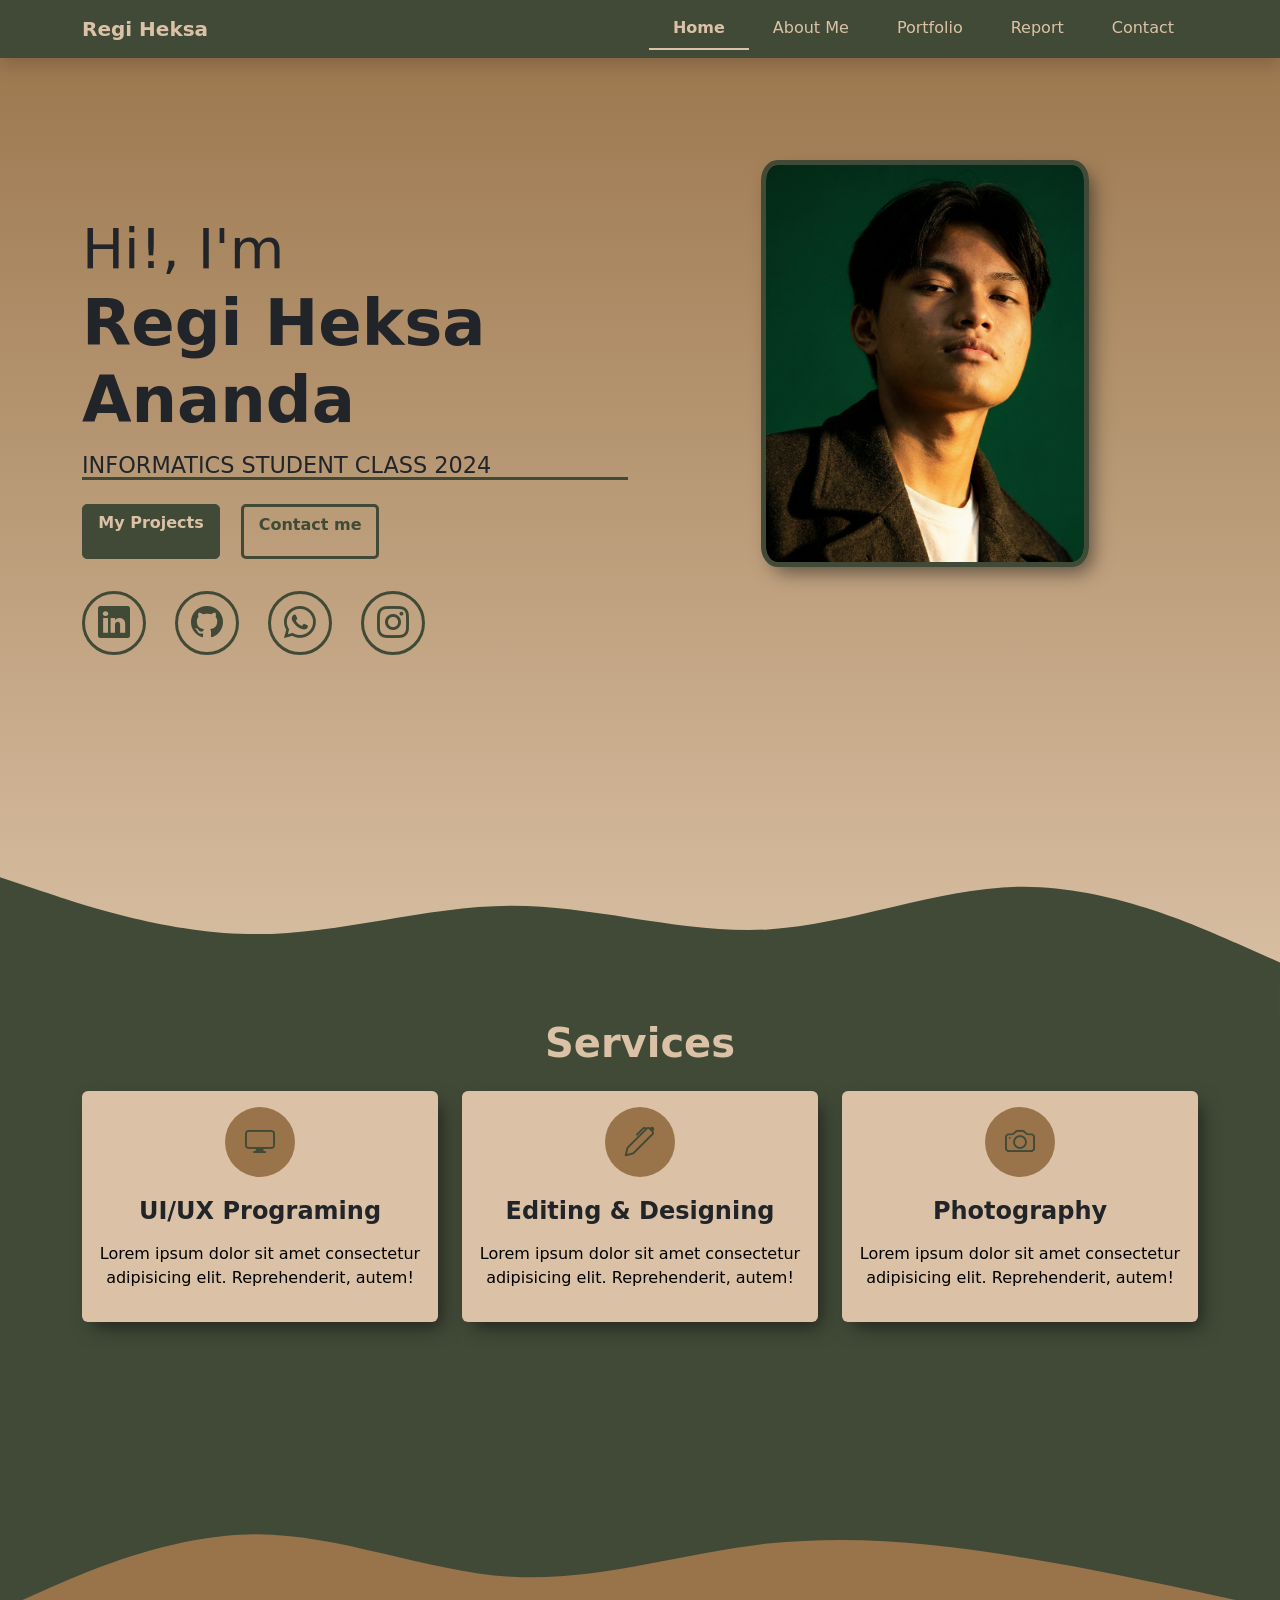
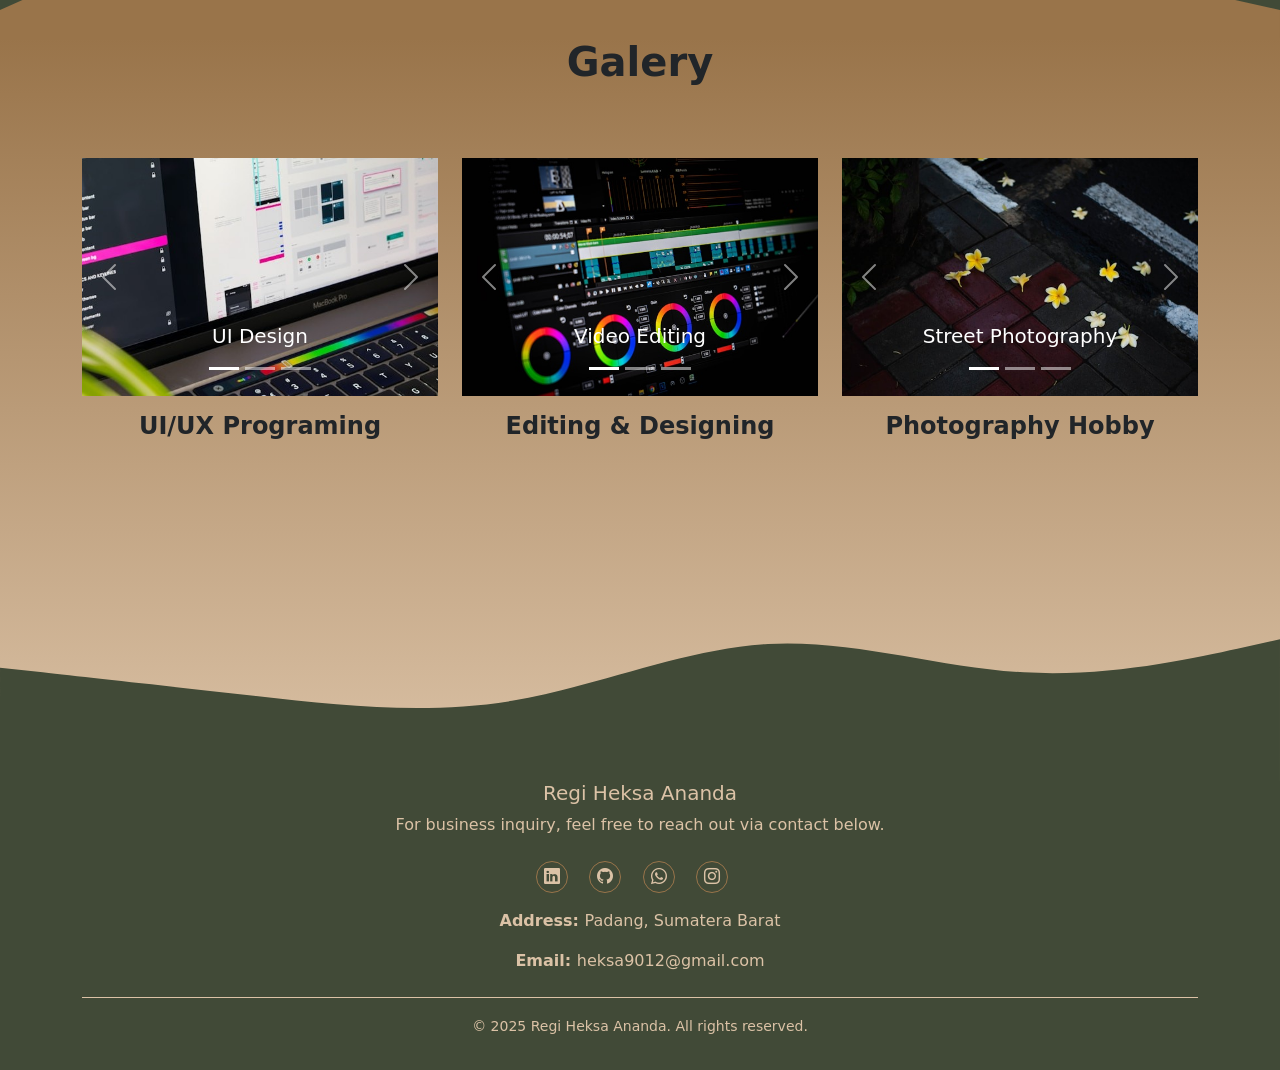
<file: index.html>
<!DOCTYPE html>
<html lang="en">
  <head>
    <!-- Required meta tags -->
    <meta charset="utf-8" />
    <meta name="viewport" content="width=device-width, initial-scale=1" />

    <!-- Bootstrap CSS -->
    <link href="https://cdn.jsdelivr.net/npm/bootstrap@5.0.2/dist/css/bootstrap.min.css" rel="stylesheet" integrity="sha384-EVSTQN3/azprG1Anm3QDgpJLIm9Nao0Yz1ztcQTwFspd3yD65VohhpuuCOmLASjC" crossorigin="anonymous" />
    <link rel="stylesheet" href="https://cdn.jsdelivr.net/npm/bootstrap-icons@1.13.1/font/bootstrap-icons.min.css" />

    <!-- CSS -->
    <link rel="stylesheet" href="style.css" />

    <title>Portfolio Regi</title>
  </head>

  <body>
    <!-- Navbar -->
    <nav class="navbar fixed-top navbar-expand-lg navbar-dark bg-dark shadow">
      <div class="container">
        <a class="navbar-brand fw-bold" href="index.html">Regi Heksa</a>
        <button class="navbar-toggler" type="button" data-bs-toggle="collapse" data-bs-target="#navbarNav" aria-controls="navbarNav" aria-expanded="false" aria-label="Toggle navigation">
          <span class="navbar-toggler-icon"></span>
        </button>
        <div class="collapse navbar-collapse" id="navbarNav">
          <ul class="navbar-nav ms-auto">
            <li class="nav-item">
              <a class="nav-link active px-lg-4" aria-current="page" href="#">Home</a>
            </li>
            <li class="nav-item">
              <a class="nav-link px-lg-4" href="about.html">About Me</a>
            </li>
            <li class="nav-item">
              <a class="nav-link px-lg-4" href="portofolio.html">Portfolio</a>
            </li>
            <li class="nav-item">
              <a class="nav-link px-lg-4" href="report.html">Report</a>
            </li>
            <li class="nav-item">
              <a class="nav-link px-lg-4" href="contact.html">Contact</a>
            </li>
          </ul>
        </div>
      </div>
    </nav>
    <!-- End Navbar -->

    <!-- Hero Section -->
    <section class="hero text-center">
      <div class="container">
        <div class="row">
          <div class="col-lg-6 text-center py-5 text-lg-start mr-auto">
            <h3 class="mb-3">
              <small class="fw-normal">Hi!, I'm</small> <br />
              <span class="fw-bold">Regi Heksa Ananda</span>
            </h3>
            <h6>Informatics Student Class 2024</h6>
            <a href="portofolio.html" class="bt1 mt-3 me-3 btn">My Projects</a>
            <a href="contact.html" class="bt2 mt-3 me-3 btn">Contact me</a>
            <div class="social-icons">
              <a href="https://www.linkedin.com/in/regi-heksa-462906320/"><i class="bi bi-linkedin"></i></a>
              <a href="https://github.com/Regi3051/"><i class="bi bi-github"></i></a>
              <a href="https://wa.me/+6281261265154"><i class="bi bi-whatsapp"></i></a>
              <a href="https://www.instagram.com/_kur00__/"><i class="bi bi-instagram"></i></a>
            </div>
          </div>
          <div class="col-lg-6 mr-auto">
            <img src="img/imgregi/Regi.png" alt="regi-img" width="60%" class="bingkai" />
          </div>
        </div>
      </div>
      <svg xmlns="http://www.w3.org/2000/svg" viewBox="0 0 1440 320">
        <path
          fill="#414a37"
          fill-opacity="1"
          d="M0,160L48,176C96,192,192,224,288,224C384,224,480,192,576,192C672,192,768,224,864,218.7C960,213,1056,171,1152,170.7C1248,171,1344,213,1392,234.7L1440,256L1440,320L1392,320C1344,320,1248,320,1152,320C1056,320,960,320,864,320C768,320,672,320,576,320C480,320,384,320,288,320C192,320,96,320,48,320L0,320Z"
        ></path>
      </svg>
    </section>
    <!-- End of Hero Section -->

    <!-- Service Section -->
    <section id="service">
      <div class="container">
        <h1 class="services text-center pb-3 fw-bold">Services</h1>
        <div class="row pb-3">
          <div class="col-lg-4 mb-3">
            <div class="card text-center">
              <div class="card-body">
                <div class="circle">
                  <span><i class="bi bi-display"></i></span>
                </div>
                <h4 class="fw-bold pb-2">UI/UX Programing</h4>
                <p>Lorem ipsum dolor sit amet consectetur adipisicing elit. Reprehenderit, autem!</p>
              </div>
            </div>
          </div>
          <div class="col-lg-4 mb-3">
            <div class="card text-center">
              <div class="card-body">
                <div class="circle">
                  <span><i class="bi bi-pen"></i></span>
                </div>
                <h4 class="fw-bold pb-2">Editing & Designing</h4>
                <p>Lorem ipsum dolor sit amet consectetur adipisicing elit. Reprehenderit, autem!</p>
              </div>
            </div>
          </div>
          <div class="col-lg-4 mb-3">
            <div class="card text-center">
              <div class="card-body">
                <div class="circle">
                  <span><i class="bi bi-camera"></i></span>
                </div>
                <h4 class="fw-bold pb-2">Photography</h4>
                <p>Lorem ipsum dolor sit amet consectetur adipisicing elit. Reprehenderit, autem!</p>
              </div>
            </div>
          </div>
        </div>
      </div>
      <svg xmlns="http://www.w3.org/2000/svg" viewBox="0 0 1440 320">
        <path
          fill="#99744a"
          fill-opacity="1"
          d="M0,288L48,266.7C96,245,192,203,288,202.7C384,203,480,245,576,250.7C672,256,768,224,864,213.3C960,203,1056,213,1152,229.3C1248,245,1344,267,1392,277.3L1440,288L1440,320L1392,320C1344,320,1248,320,1152,320C1056,320,960,320,864,320C768,320,672,320,576,320C480,320,384,320,288,320C192,320,96,320,48,320L0,320Z"
        ></path>
      </svg>
    </section>
    <!-- End of Service Section -->

    <!-- Section Galery -->
    <section id="galery">
      <div class="container">
        <h1 class="galery-title text-center pb-3 fw-bold">Galery</h1>
        <div class="row">
          <div class="col-lg-4 py-5 text-center">
            <div id="carouselExampleCaptions1" class="carousel slide carousel-fade" data-bs-ride="carousel">
              <div class="carousel-indicators">
                <button type="button" data-bs-target="#carouselExampleCaptions" data-bs-slide-to="0" class="active" aria-current="true" aria-label="Slide 1"></button>
                <button type="button" data-bs-target="#carouselExampleCaptions" data-bs-slide-to="1" aria-label="Slide 2"></button>
                <button type="button" data-bs-target="#carouselExampleCaptions" data-bs-slide-to="2" aria-label="Slide 3"></button>
              </div>
              <div class="carousel-inner">
                <div class="carousel-item active">
                  <img src="img/carousel/coding1.jpg" class="d-block w-100" alt="coding1" />
                  <div class="carousel-caption d-none d-md-block">
                    <h5>UI Design</h5>
                  </div>
                </div>
                <div class="carousel-item">
                  <img src="img/carousel/coding2.jpg" class="d-block w-100" alt="coding2" />
                  <div class="carousel-caption d-none d-md-block">
                    <h5>Coding</h5>
                  </div>
                </div>
                <div class="carousel-item">
                  <img src="img/carousel/coding3.jpg" class="d-block w-100" alt="coding3" />
                  <div class="carousel-caption d-none d-md-block">
                    <h5>Mobile Design</h5>
                  </div>
                </div>
              </div>
              <button class="carousel-control-prev" type="button" data-bs-target="#carouselExampleCaptions1" data-bs-slide="prev">
                <span class="carousel-control-prev-icon" aria-hidden="true"></span>
                <span class="visually-hidden">Previous</span>
              </button>
              <button class="carousel-control-next" type="button" data-bs-target="#carouselExampleCaptions1" data-bs-slide="next">
                <span class="carousel-control-next-icon" aria-hidden="true"></span>
                <span class="visually-hidden">Next</span>
              </button>
            </div>
            <h4 class="fw-bold pt-3">UI/UX Programing</h4>
          </div>

          <div class="col-lg-4 py-5 text-center">
            <div id="carouselExampleCaptions2" class="carousel slide carousel-fade" data-bs-ride="carousel">
              <div class="carousel-indicators">
                <button type="button" data-bs-target="#carouselExampleCaptions" data-bs-slide-to="0" class="active" aria-current="true" aria-label="Slide 1"></button>
                <button type="button" data-bs-target="#carouselExampleCaptions" data-bs-slide-to="1" aria-label="Slide 2"></button>
                <button type="button" data-bs-target="#carouselExampleCaptions" data-bs-slide-to="2" aria-label="Slide 3"></button>
              </div>
              <div class="carousel-inner">
                <div class="carousel-item active">
                  <img src="img/carousel/editing1.jpg" class="d-block w-100" alt="editing1" />
                  <div class="carousel-caption d-none d-md-block">
                    <h5>Video Editing</h5>
                  </div>
                </div>
                <div class="carousel-item">
                  <img src="img/carousel/editing3.jpg" class="d-block w-100" alt="editing3" />
                  <div class="carousel-caption d-none d-md-block">
                    <h5>Photo Editing</h5>
                  </div>
                </div>
                <div class="carousel-item">
                  <img src="img/carousel/editing2.jpg" class="d-block w-100" alt="editing2" />
                  <div class="carousel-caption d-none d-md-block">
                    <h5>Designing</h5>
                  </div>
                </div>
              </div>
              <button class="carousel-control-prev" type="button" data-bs-target="#carouselExampleCaptions2" data-bs-slide="prev">
                <span class="carousel-control-prev-icon" aria-hidden="true"></span>
                <span class="visually-hidden">Previous</span>
              </button>
              <button class="carousel-control-next" type="button" data-bs-target="#carouselExampleCaptions2" data-bs-slide="next">
                <span class="carousel-control-next-icon" aria-hidden="true"></span>
                <span class="visually-hidden">Next</span>
              </button>
            </div>
            <h4 class="fw-bold pt-3">Editing & Designing</h4>
          </div>

          <div class="col-lg-4 py-5 text-center">
            <div id="carouselExampleCaptions3" class="carousel slide carousel-fade" data-bs-ride="carousel">
              <div class="carousel-indicators">
                <button type="button" data-bs-target="#carouselExampleCaptions" data-bs-slide-to="0" class="active" aria-current="true" aria-label="Slide 1"></button>
                <button type="button" data-bs-target="#carouselExampleCaptions" data-bs-slide-to="1" aria-label="Slide 2"></button>
                <button type="button" data-bs-target="#carouselExampleCaptions" data-bs-slide-to="2" aria-label="Slide 3"></button>
              </div>
              <div class="carousel-inner">
                <div class="carousel-item active">
                  <img src="img/carousel/photography1.jpg" class="d-block w-100" alt="photography1" />
                  <div class="carousel-caption d-none d-md-block">
                    <h5>Street Photography</h5>
                  </div>
                </div>
                <div class="carousel-item">
                  <img src="img/carousel/photography2.jpg" class="d-block w-100" alt="photography2" />
                  <div class="carousel-caption d-none d-md-block">
                    <h5>Food Photography</h5>
                  </div>
                </div>
                <div class="carousel-item">
                  <img src="img/carousel/photography3.jpg" class="d-block w-100" alt="photography3" />
                  <div class="carousel-caption d-none d-md-block">
                    <h5>Landscape Photography</h5>
                  </div>
                </div>
              </div>
              <button class="carousel-control-prev" type="button" data-bs-target="#carouselExampleCaptions3" data-bs-slide="prev">
                <span class="carousel-control-prev-icon" aria-hidden="true"></span>
                <span class="visually-hidden">Previous</span>
              </button>
              <button class="carousel-control-next" type="button" data-bs-target="#carouselExampleCaptions3" data-bs-slide="next">
                <span class="carousel-control-next-icon" aria-hidden="true"></span>
                <span class="visually-hidden">Next</span>
              </button>
            </div>
            <h4 class="fw-bold pt-3">Photography Hobby</h4>
          </div>
        </div>
      </div>
      <svg xmlns="http://www.w3.org/2000/svg" viewBox="0 0 1440 320">
        <path
          fill="#414a37"
          fill-opacity="1"
          d="M0,192L48,197.3C96,203,192,213,288,224C384,235,480,245,576,229.3C672,213,768,171,864,165.3C960,160,1056,192,1152,197.3C1248,203,1344,181,1392,170.7L1440,160L1440,320L1392,320C1344,320,1248,320,1152,320C1056,320,960,320,864,320C768,320,672,320,576,320C480,320,384,320,288,320C192,320,96,320,48,320L0,320Z"
        ></path>
      </svg>
    </section>
    <!-- End of Section Galery -->

    <!-- Section Footer -->
    <footer class="footer pb-3 text-center" style="background-color: #414a37">
      <div class="container">
        <h5>Regi Heksa Ananda</h5>
        <p>For business inquiry, feel free to reach out via contact below.</p>
        <div class="social-icons-footer">
          <a href="https://www.linkedin.com/in/regi-heksa-462906320/"><i class="bi bi-linkedin"></i></a>
          <a href="https://github.com/Regi3051/"><i class="bi bi-github"></i></a>
          <a href="https://wa.me/+6281261265154"><i class="bi bi-whatsapp"></i></a>
          <a href="https://www.instagram.com/_kur00__/"><i class="bi bi-instagram"></i></a>
        </div>
        <p><span class="fw-bold">Address: </span>Padang, Sumatera Barat</p>
        <p class="email pb-4"><span class="fw-bold">Email: </span>heksa9012@gmail.com</p>
        <p><small>© 2025 Regi Heksa Ananda. All rights reserved.</small></p>
      </div>
    </footer>
    <!-- End of Section Footer -->

    <script src="https://cdn.jsdelivr.net/npm/bootstrap@5.0.2/dist/js/bootstrap.bundle.min.js" integrity="sha384-MrcW6ZMFYlzcLA8Nl+NtUVF0sA7MsXsP1UyJoMp4YLEuNSfAP+JcXn/tWtIaxVXM" crossorigin="anonymous"></script>
    <script src="admin_session.js"></script>
  </body>
</html>
</file>
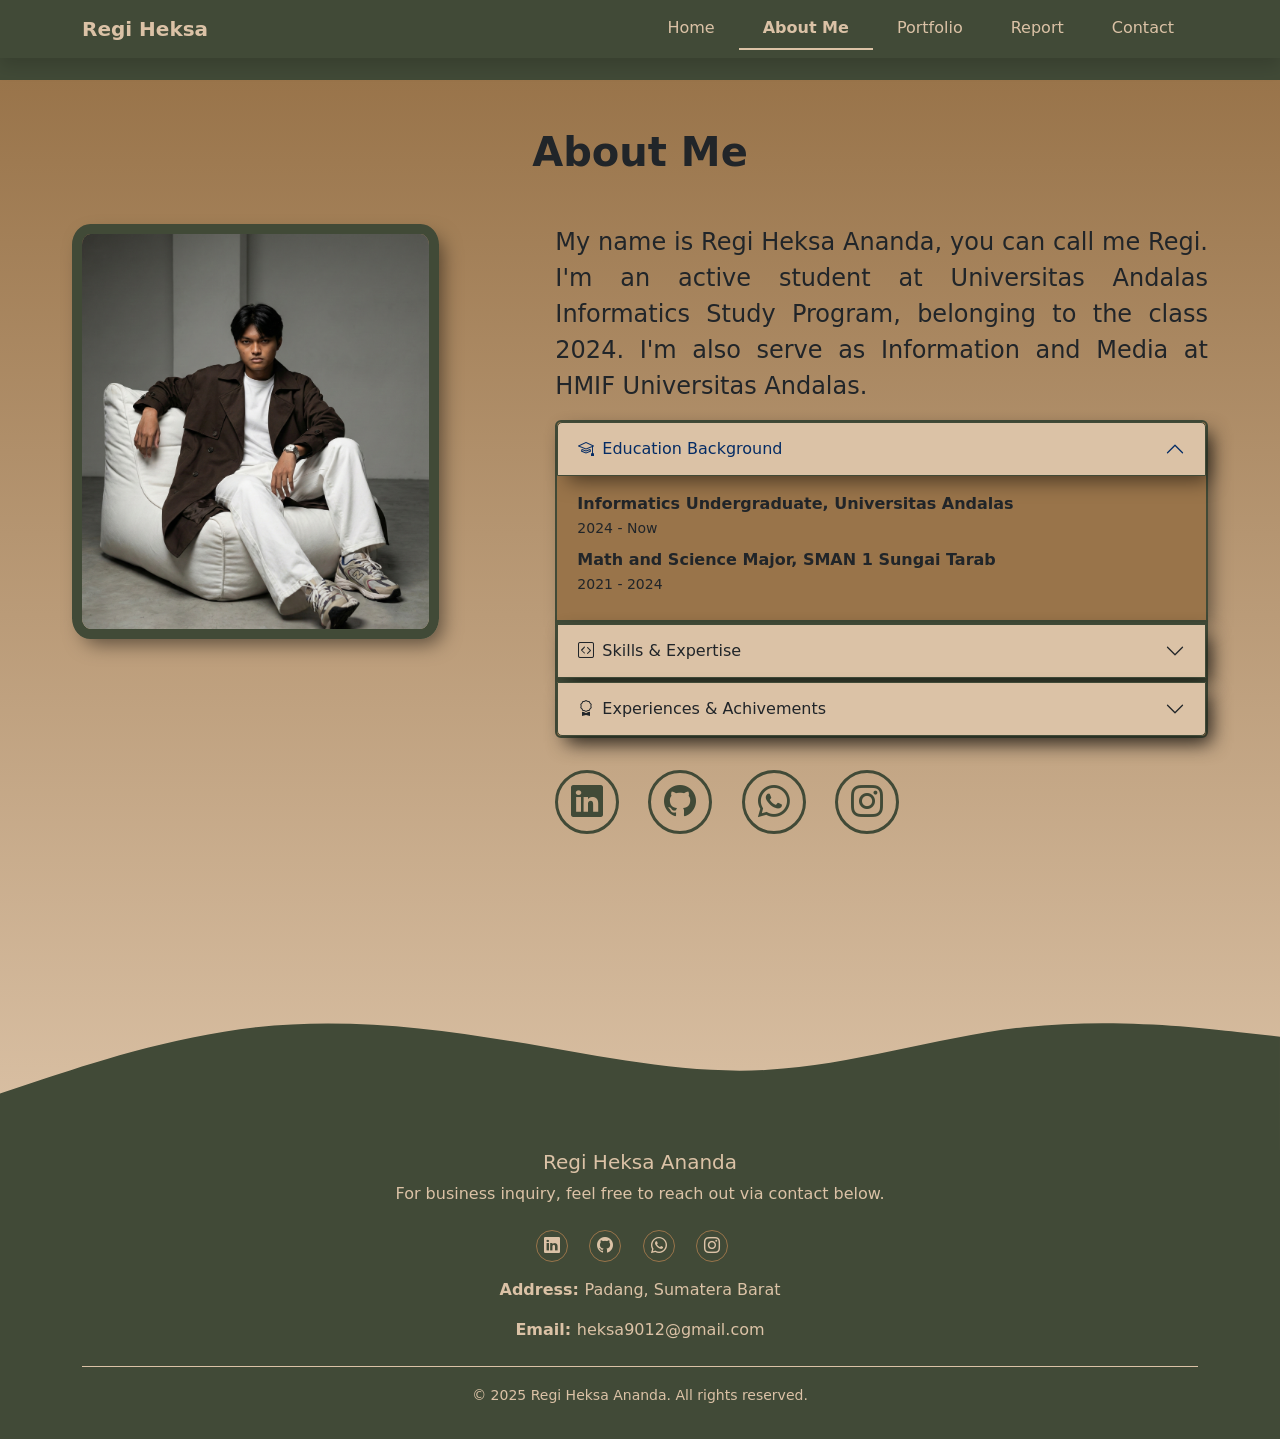
<file: about.html>
<!DOCTYPE html>
<html lang="en">
  <head>
    <!-- Required meta tags -->
    <meta charset="utf-8" />
    <meta name="viewport" content="width=device-width, initial-scale=1" />

    <!-- Bootstrap CSS -->
    <link href="https://cdn.jsdelivr.net/npm/bootstrap@5.0.2/dist/css/bootstrap.min.css" rel="stylesheet" integrity="sha384-EVSTQN3/azprG1Anm3QDgpJLIm9Nao0Yz1ztcQTwFspd3yD65VohhpuuCOmLASjC" crossorigin="anonymous" />
    <link rel="stylesheet" href="https://cdn.jsdelivr.net/npm/bootstrap-icons@1.13.1/font/bootstrap-icons.min.css" />

    <!-- CSS -->
    <link rel="stylesheet" href="style.css" />

    <title>Portfolio Regi</title>
  </head>

  <body>
    <!-- Navbar -->
    <nav class="navbar fixed-top navbar-expand-lg navbar-dark bg-dark shadow">
      <div class="container">
        <a class="navbar-brand fw-bold" href="index.html">Regi Heksa</a>
        <button class="navbar-toggler" type="button" data-bs-toggle="collapse" data-bs-target="#navbarNav" aria-controls="navbarNav" aria-expanded="false" aria-label="Toggle navigation">
          <span class="navbar-toggler-icon"></span>
        </button>
        <div class="collapse navbar-collapse" id="navbarNav">
          <ul class="navbar-nav ms-auto">
            <li class="nav-item">
              <a class="nav-link px-lg-4" href="index.html">Home</a>
            </li>
            <li class="nav-item">
              <a class="nav-link active px-lg-4" aria-current="page" href="#">About Me</a>
            </li>
            <li class="nav-item">
              <a class="nav-link px-lg-4" href="portofolio.html">Portfolio</a>
            </li>
            <li class="nav-item">
              <a class="nav-link px-lg-4" href="report.html">Report</a>
            </li>
            <li class="nav-item">
              <a class="nav-link px-lg-4" href="contact.html">Contact</a>
            </li>
          </ul>
        </div>
      </div>
    </nav>
    <!-- End Navbar -->

    <!-- About Me -->
    <section class="about">
      <div class="container-fluid">
        <div class="row mx-5">
          <h1 class="text-center fw-bold mb-5 pt-5">About Me</h1>
          <div class="col-lg-5 mb-5 text-center text-lg-start">
            <img src="img/imgregi/regi1.png" width="80%" alt="regi" />
          </div>
          <div class="col-lg-7 text-center text-lg-start">
            <p class="fs-4">
              My name is Regi Heksa Ananda, you can call me Regi. I'm an active student at Universitas Andalas Informatics Study Program, belonging to the class 2024. I'm also serve as Information and Media at HMIF Universitas Andalas.
            </p>
            <div class="accordion" id="accordionExample">
              <div class="accordion-item">
                <h2 class="accordion-header" id="headingOne">
                  <button class="accordion-button" type="button" data-bs-toggle="collapse" data-bs-target="#collapseOne" aria-expanded="true" aria-controls="collapseOne"><i class="bi bi-mortarboard pe-2"></i>Education Background</button>
                </h2>
                <div id="collapseOne" class="accordion-collapse collapse show" aria-labelledby="headingOne" data-bs-parent="#accordionExample">
                  <div class="accordion-body">
                    <p class="mb-2">
                      <strong>Informatics Undergraduate, Universitas Andalas</strong> <br />
                      <small>2024 - Now</small> <br />
                    </p>
                    <p class="mb-2">
                      <strong>Math and Science Major, SMAN 1 Sungai Tarab</strong> <br />
                      <small>2021 - 2024</small>
                    </p>
                  </div>
                </div>
              </div>
              <div class="accordion-item">
                <h2 class="accordion-header" id="headingTwo">
                  <button class="accordion-button collapsed" type="button" data-bs-toggle="collapse" data-bs-target="#collapseTwo" aria-expanded="false" aria-controls="collapseTwo">
                    <i class="bi bi-code-square me-2"></i>Skills & Expertise
                  </button>
                </h2>
                <div id="collapseTwo" class="accordion-collapse collapse" aria-labelledby="headingTwo" data-bs-parent="#accordionExample">
                  <div class="accordion-body">
                    <p class="mb-2"><strong>Front-End Developers: </strong><small>HTML, CSS, Bootstrap</small><br /></p>
                    <p class="mb-2"><strong>Editing & Design Tools: </strong><small>Canva, Davinci Resolve, Figma, Adobe Lightroom</small><br /></p>
                    <p class="mb-2"><strong>Photography: </strong><small>Street photography, Portrait, Landscape, Event Photography</small></p>
                    <p class="mb-2"><strong>Photography: </strong><small>Problem Solving, Teamwork, Communication</small></p>
                  </div>
                </div>
              </div>
              <div class="accordion-item">
                <h2 class="accordion-header" id="headingThree">
                  <button class="accordion-button collapsed" type="button" data-bs-toggle="collapse" data-bs-target="#collapseThree" aria-expanded="false" aria-controls="collapseThree">
                    <i class="bi bi-award me-2"></i>Experiences & Achivements
                  </button>
                </h2>
                <div id="collapseThree" class="accordion-collapse collapse" aria-labelledby="headingThree" data-bs-parent="#accordionExample">
                  <div class="accordion-body">
                    <p class="mb-2">
                      <strong>Coordinator of the Information and Media Division at HMIF.</strong> <br />
                      <small>2025 - Now</small> <br />
                    </p>
                    <p class="mb-2">
                      <strong>Coordinator of the Information and Media Division at FESTIKA.</strong> <br />
                      <small>2025 - Now</small>
                    </p>
                    <p class="mb-2">
                      <strong>Staff of the Information and Media Division at FESTIKA.</strong> <br />
                      <small>2024 - 2025</small>
                    </p>
                  </div>
                </div>
              </div>
            </div>
            <div class="social-icons">
              <a href="https://www.linkedin.com/in/regi-heksa-462906320/"><i class="bi bi-linkedin"></i></a>
              <a href="https://github.com/Regi3051/"><i class="bi bi-github"></i></a>
              <a href="https://wa.me/+6281261265154"><i class="bi bi-whatsapp"></i></a>
              <a href="https://www.instagram.com/_kur00__/"><i class="bi bi-instagram"></i></a>
            </div>
          </div>
        </div>
      </div>
      <svg xmlns="http://www.w3.org/2000/svg" viewBox="0 0 1440 320">
        <path
          fill="#414a37"
          fill-opacity="1"
          d="M0,256L48,240C96,224,192,192,288,181.3C384,171,480,181,576,197.3C672,213,768,235,864,229.3C960,224,1056,192,1152,181.3C1248,171,1344,181,1392,186.7L1440,192L1440,320L1392,320C1344,320,1248,320,1152,320C1056,320,960,320,864,320C768,320,672,320,576,320C480,320,384,320,288,320C192,320,96,320,48,320L0,320Z"
        ></path>
      </svg>
    </section>
    <!-- End of About Me -->

    <!-- Section Footer -->
    <footer class="footer pb-3 text-center shadow-lg" style="background-color: #414a37">
      <div class="container">
        <h5>Regi Heksa Ananda</h5>
        <p>For business inquiry, feel free to reach out via contact below.</p>
        <div class="social-icons-footer">
          <a href="https://www.linkedin.com/in/regi-heksa-462906320/"><i class="bi bi-linkedin"></i></a>
          <a href="https://github.com/Regi3051/"><i class="bi bi-github"></i></a>
          <a href="https://wa.me/+6281261265154"><i class="bi bi-whatsapp"></i></a>
          <a href="https://www.instagram.com/_kur00__/"><i class="bi bi-instagram"></i></a>
        </div>
        <p><span class="fw-bold">Address: </span>Padang, Sumatera Barat</p>
        <p class="email pb-4"><span class="fw-bold">Email: </span>heksa9012@gmail.com</p>
        <p><small>© 2025 Regi Heksa Ananda. All rights reserved.</small></p>
      </div>
    </footer>
    <!-- End of Section Footer -->

    <script src="https://cdn.jsdelivr.net/npm/bootstrap@5.0.2/dist/js/bootstrap.bundle.min.js" integrity="sha384-MrcW6ZMFYlzcLA8Nl+NtUVF0sA7MsXsP1UyJoMp4YLEuNSfAP+JcXn/tWtIaxVXM" crossorigin="anonymous"></script>
    <script src="admin_session.js"></script>
  </body>
</html>
</file>
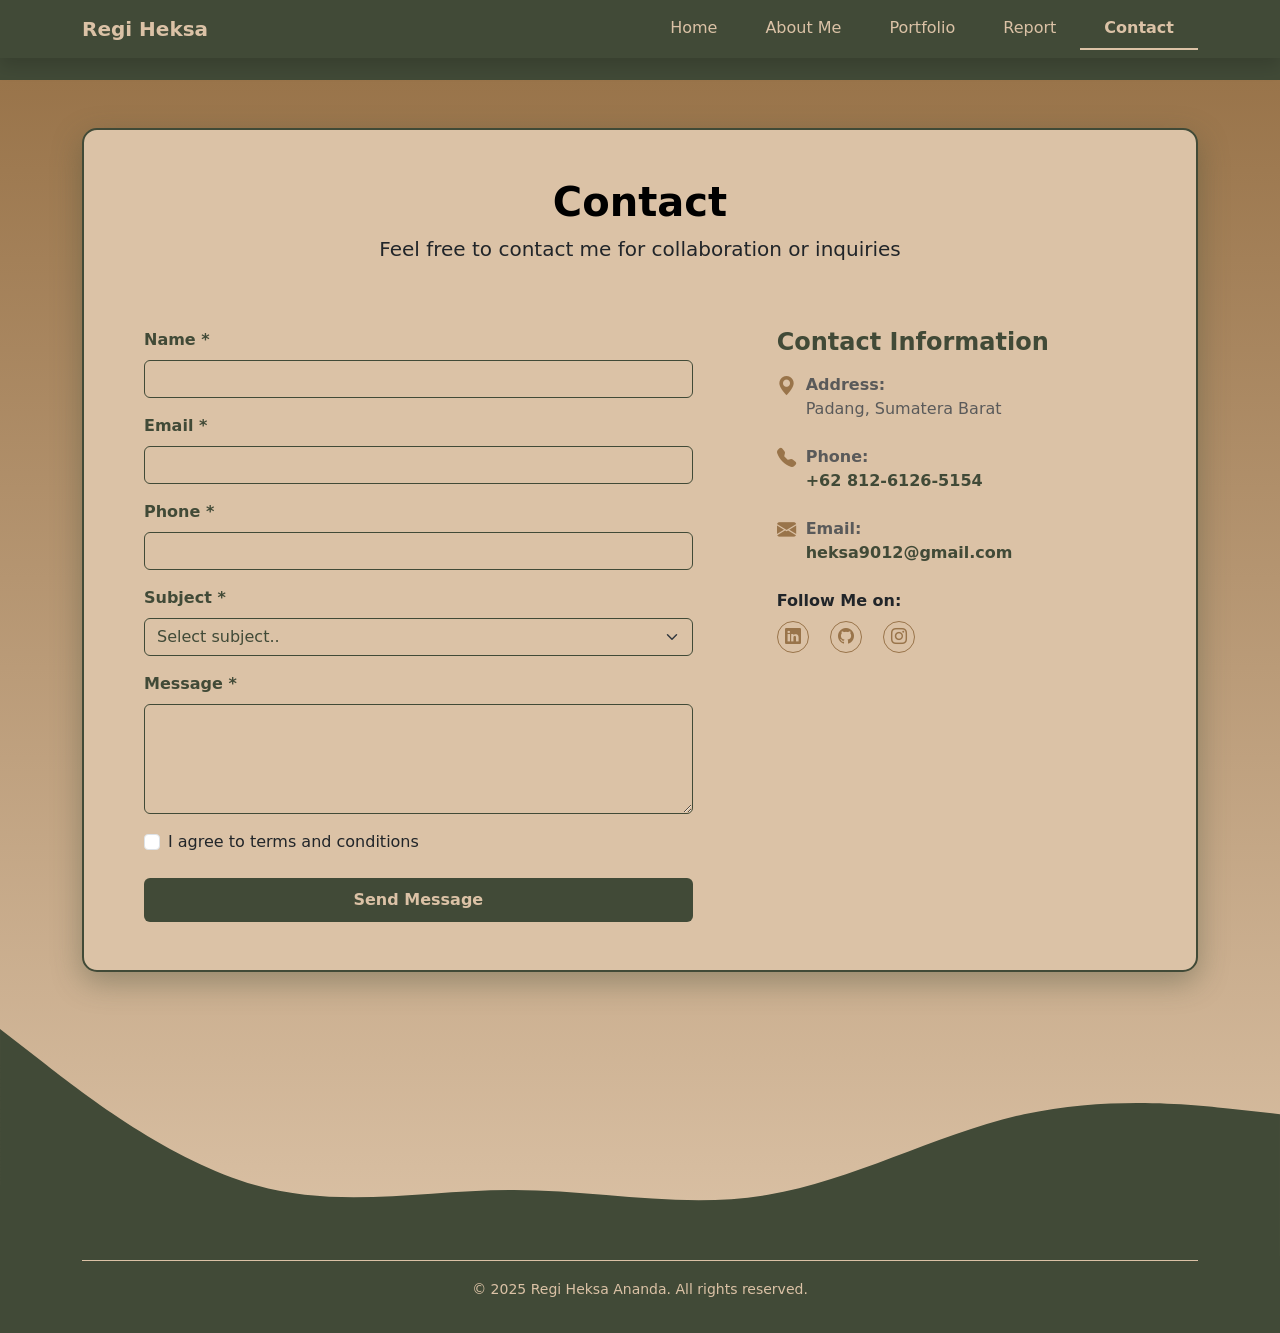
<file: contact.html>
<!DOCTYPE html>
<html lang="en">
  <head>
    <!-- Required meta tags -->
    <meta charset="utf-8" />
    <meta name="viewport" content="width=device-width, initial-scale=1" />

    <!-- Bootstrap CSS -->
    <link href="https://cdn.jsdelivr.net/npm/bootstrap@5.0.2/dist/css/bootstrap.min.css" rel="stylesheet" integrity="sha384-EVSTQN3/azprG1Anm3QDgpJLIm9Nao0Yz1ztcQTwFspd3yD65VohhpuuCOmLASjC" crossorigin="anonymous" />
    <link rel="stylesheet" href="https://cdn.jsdelivr.net/npm/bootstrap-icons@1.13.1/font/bootstrap-icons.min.css" />

    <!-- CSS -->
    <link rel="stylesheet" href="style.css" />

    <title>Portfolio Regi</title>
  </head>

  <body>
    <!-- Navbar -->
    <nav class="navbar fixed-top navbar-expand-lg navbar-dark bg-dark shadow">
      <div class="container">
        <a class="navbar-brand fw-bold" href="index.html">Regi Heksa</a>
        <button class="navbar-toggler" type="button" data-bs-toggle="collapse" data-bs-target="#navbarNav" aria-controls="navbarNav" aria-expanded="false" aria-label="Toggle navigation">
          <span class="navbar-toggler-icon"></span>
        </button>
        <div class="collapse navbar-collapse" id="navbarNav">
          <ul class="navbar-nav ms-auto">
            <li class="nav-item">
              <a class="nav-link px-lg-4" href="index.html">Home</a>
            </li>
            <li class="nav-item">
              <a class="nav-link px-lg-4" href="about.html">About Me</a>
            </li>
            <li class="nav-item">
              <a class="nav-link px-lg-4" href="portofolio.html">Portfolio</a>
            </li>
            <li class="nav-item">
              <a class="nav-link px-lg-4" href="report.html">Report</a>
            </li>
            <li class="nav-item">
              <a class="nav-link active px-lg-4" aria-current="page" href="#">Contact</a>
            </li>
          </ul>
        </div>
      </div>
    </nav>
    <!-- End Navbar -->

    <!-- Section Contact -->
    <section class="contact">
      <div class="container pt-5">
        <div class="contact-card p-4 p-md-5">
          <h1 class="fw-bold text-center" style="color: black">Contact</h1>
          <p class="fs-5 text-dark text-center pb-5">Feel free to contact me for collaboration or inquiries</p>
          <div class="row g-5">
            <div class="col-lg-7">
              <div class="container">
                <form name="contact-form" id="contactForm">
                  <div class="mb-3">
                    <label for="name" class="form-label">Name *</label>
                    <input type="text" class="form-control" id="name" name="nama" required />
                  </div>
                  <div class="mb-3">
                    <label for="email" class="form-label">Email *</label>
                    <input type="email" class="form-control" id="email" name="email" required />
                  </div>
                  <div class="mb-3">
                    <label for="phone" class="form-label">Phone *</label>
                    <input type="tel" class="form-control" id="phone" name="phone" required />
                  </div>
                  <div class="mb-3">
                    <label for="subject" class="form-label">Subject *</label>
                    <select class="form-select" id="subject" name="subject">
                      <option selected>Select subject..</option>
                      <option value="Project Collaboration">Collaboration</option>
                      <option value="Hiring">Support</option>
                      <option value="Photography Service">Project Inquiry</option>
                      <option value="Other">Other</option>
                    </select>
                  </div>
                  <div class="mb-3">
                    <label for="message" class="form-label">Message *</label>
                    <textarea class="form-control" id="message" name="pesan" rows="4"></textarea>
                  </div>

                  <div class="mb-4 form-check">
                    <input type="checkbox" class="form-check-input" id="agree" required />
                    <label class="form-check-label" for="agree">I agree to terms and conditions</label>
                  </div>

                  <button type="submit" class="btn btn-send btn-kirim">Send Message</button>

                  <button class="btn btn-send btn-loading d-none" type="button" disabled>
                    <span class="spinner-border spinner-border-sm" role="status" aria-hidden="true"></span>
                    Sending...
                  </button>
                </form>

                <div class="alert alert-success alert-dismissible fade show d-none my-alert mt-3" role="alert">
                  <strong>Thank you!</strong> Your message has been received.
                  <button type="button" class="btn-close" data-bs-dismiss="alert" aria-label="Close"></button>
                </div>
              </div>
            </div>

            <div class="col-lg-5 ps-lg-5 border-start-lg" style="border-color: #dbc2a6">
              <h4 class="contact-info-title">Contact Information</h4>

              <div class="info-item d-flex align-items-start">
                <i class="bi bi-geo-alt-fill"></i>
                <div>
                  <strong>Address:</strong><br />
                  Padang, Sumatera Barat
                </div>
              </div>

              <div class="info-item d-flex align-items-start">
                <i class="bi bi-telephone-fill"></i>
                <div>
                  <strong>Phone:</strong><br />
                  <a href="https://wa.me/+6281261265154">+62 812-6126-5154</a>
                </div>
              </div>

              <div class="info-item d-flex align-items-start">
                <i class="bi bi-envelope-fill"></i>
                <div>
                  <strong>Email:</strong><br />
                  <a href="mailto:heksa9012@gmail.com">heksa9012@gmail.com</a>
                </div>
              </div>

              
                <strong>Follow Me on:</strong><br />
                <div class="social-icons-contact">
                  <a href="https://www.linkedin.com/in/regi-heksa-462906320/"><i class="bi bi-linkedin"></i></a>
                  <a href="https://github.com/Regi3051/"><i class="bi bi-github"></i></a>
                  <a href="https://www.instagram.com/_kur00__/"><i class="bi bi-instagram"></i></a>
                </div>
            

              <div class="map-container mt-4">
                <iframe
                  <iframe src="https://www.google.com/maps/embed?pb=!1m18!1m12!1m3!1d255314.42859746036!2d100.22645592170691!3d-0.9342364178416053!2m3!1f0!2f0!3f0!3m2!1i1024!2i768!4f13.1!3m3!1m2!1s0x2fd4b942e2b117bb%3A0xb8468cb5c3046ba5!2sPadang%2C%20Kota%20Padang%2C%20Sumatera%20Barat!5e0!3m2!1sid!2sid!4v1765544798329!5m2!1sid!2sid" width="600" height="450" style="border:0;" allowfullscreen="" loading="lazy" referrerpolicy="no-referrer-when-downgrade"></iframe>
                </iframe>
              </div>
            </div>
          </div>
        </div>
      </div>
      <svg xmlns="http://www.w3.org/2000/svg" viewBox="0 0 1440 320"><path fill="#414a37" fill-opacity="1" d="M0,64L48,101.3C96,139,192,213,288,240C384,267,480,245,576,245.3C672,245,768,267,864,250.7C960,235,1056,181,1152,160C1248,139,1344,149,1392,154.7L1440,160L1440,320L1392,320C1344,320,1248,320,1152,320C1056,320,960,320,864,320C768,320,672,320,576,320C480,320,384,320,288,320C192,320,96,320,48,320L0,320Z"></path></svg>
    </section>
    <!-- End of Section Contact -->

    <!-- Section Footer -->
    <footer class="footer pb-3 text-center" style="background-color: #414a37">
      <div class="container">
        <p class="email pb-1"><span class="fw-bold"></p>
        <p class="copyright-contact"><small>© 2025 Regi Heksa Ananda. All rights reserved.</small></p>
      </div>
    </footer>
    <!-- End of Section Footer -->

    <script src="https://cdn.jsdelivr.net/npm/bootstrap@5.0.2/dist/js/bootstrap.bundle.min.js" integrity="sha384-MrcW6ZMFYlzcLA8Nl+NtUVF0sA7MsXsP1UyJoMp4YLEuNSfAP+JcXn/tWtIaxVXM" crossorigin="anonymous"></script>
    <script src="script.js"></script>
    <script src="admin_session.js"></script>
  </body>
</html>
</file>
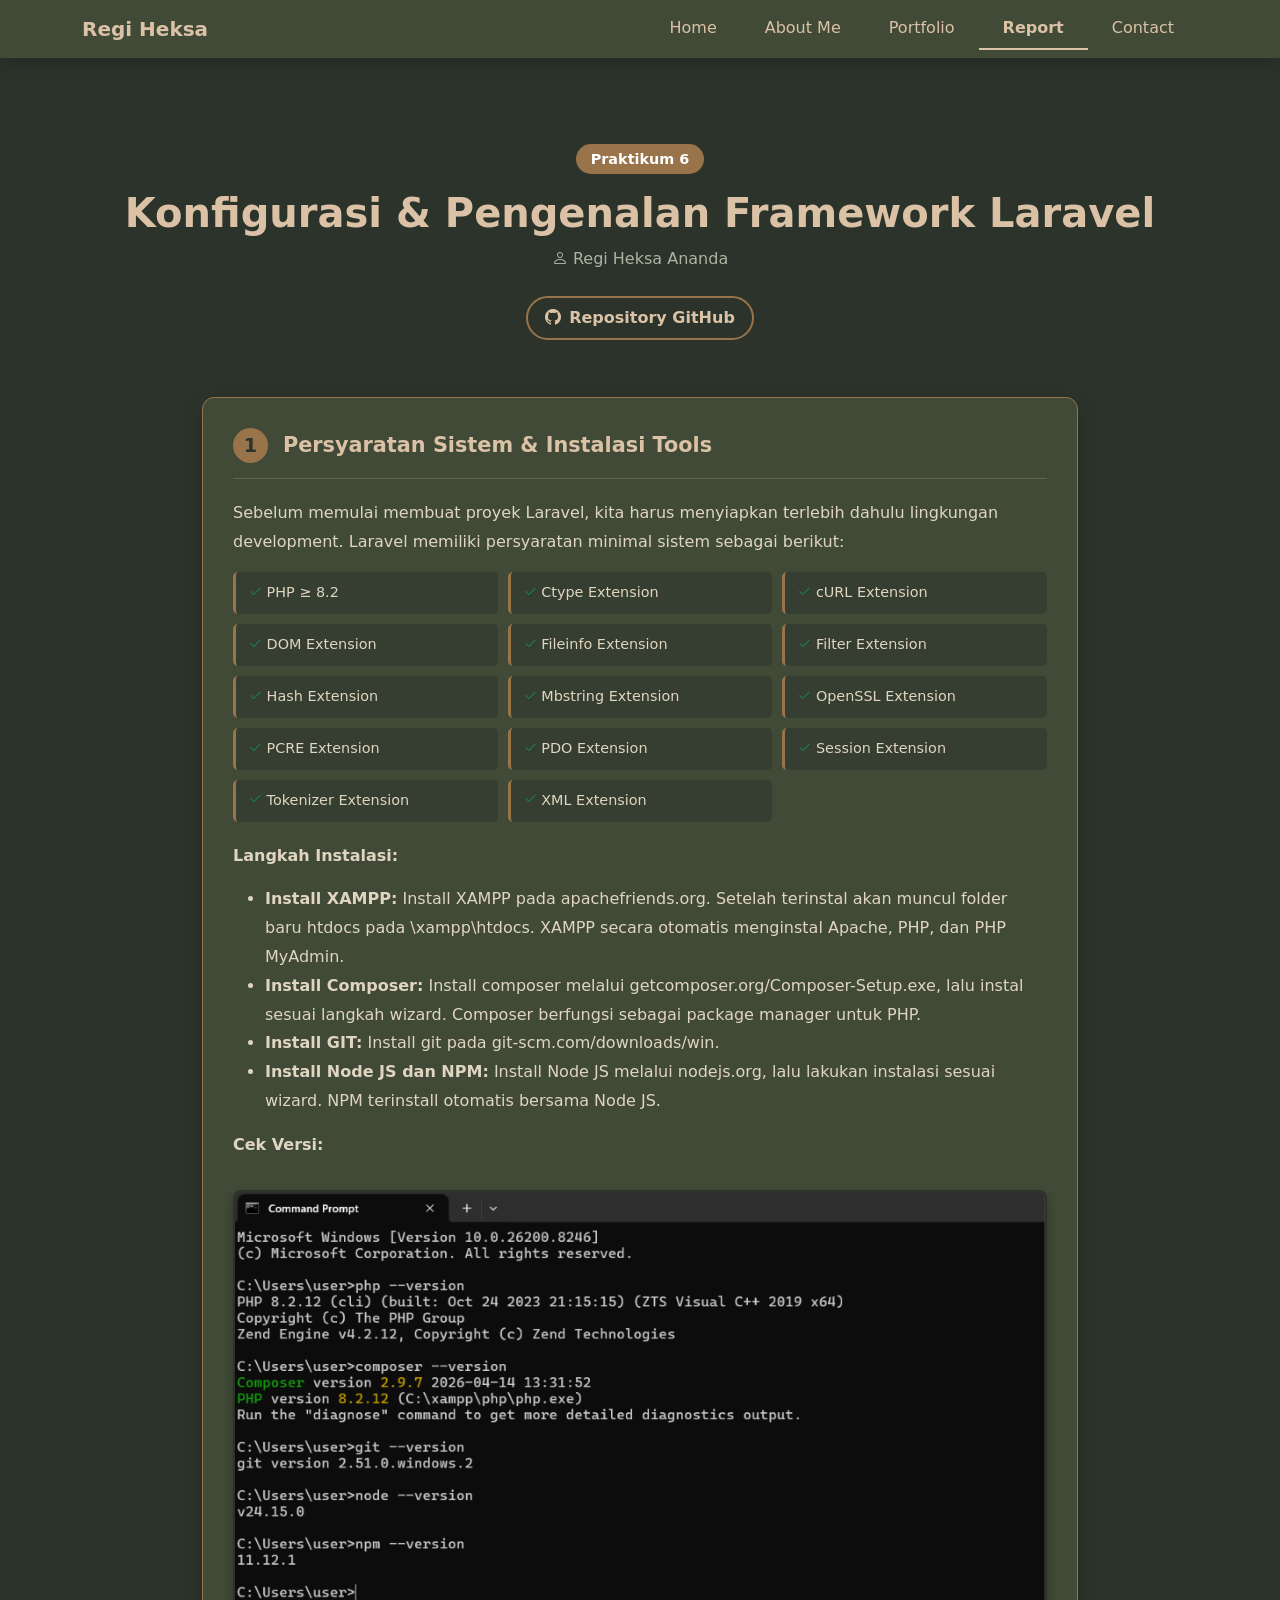
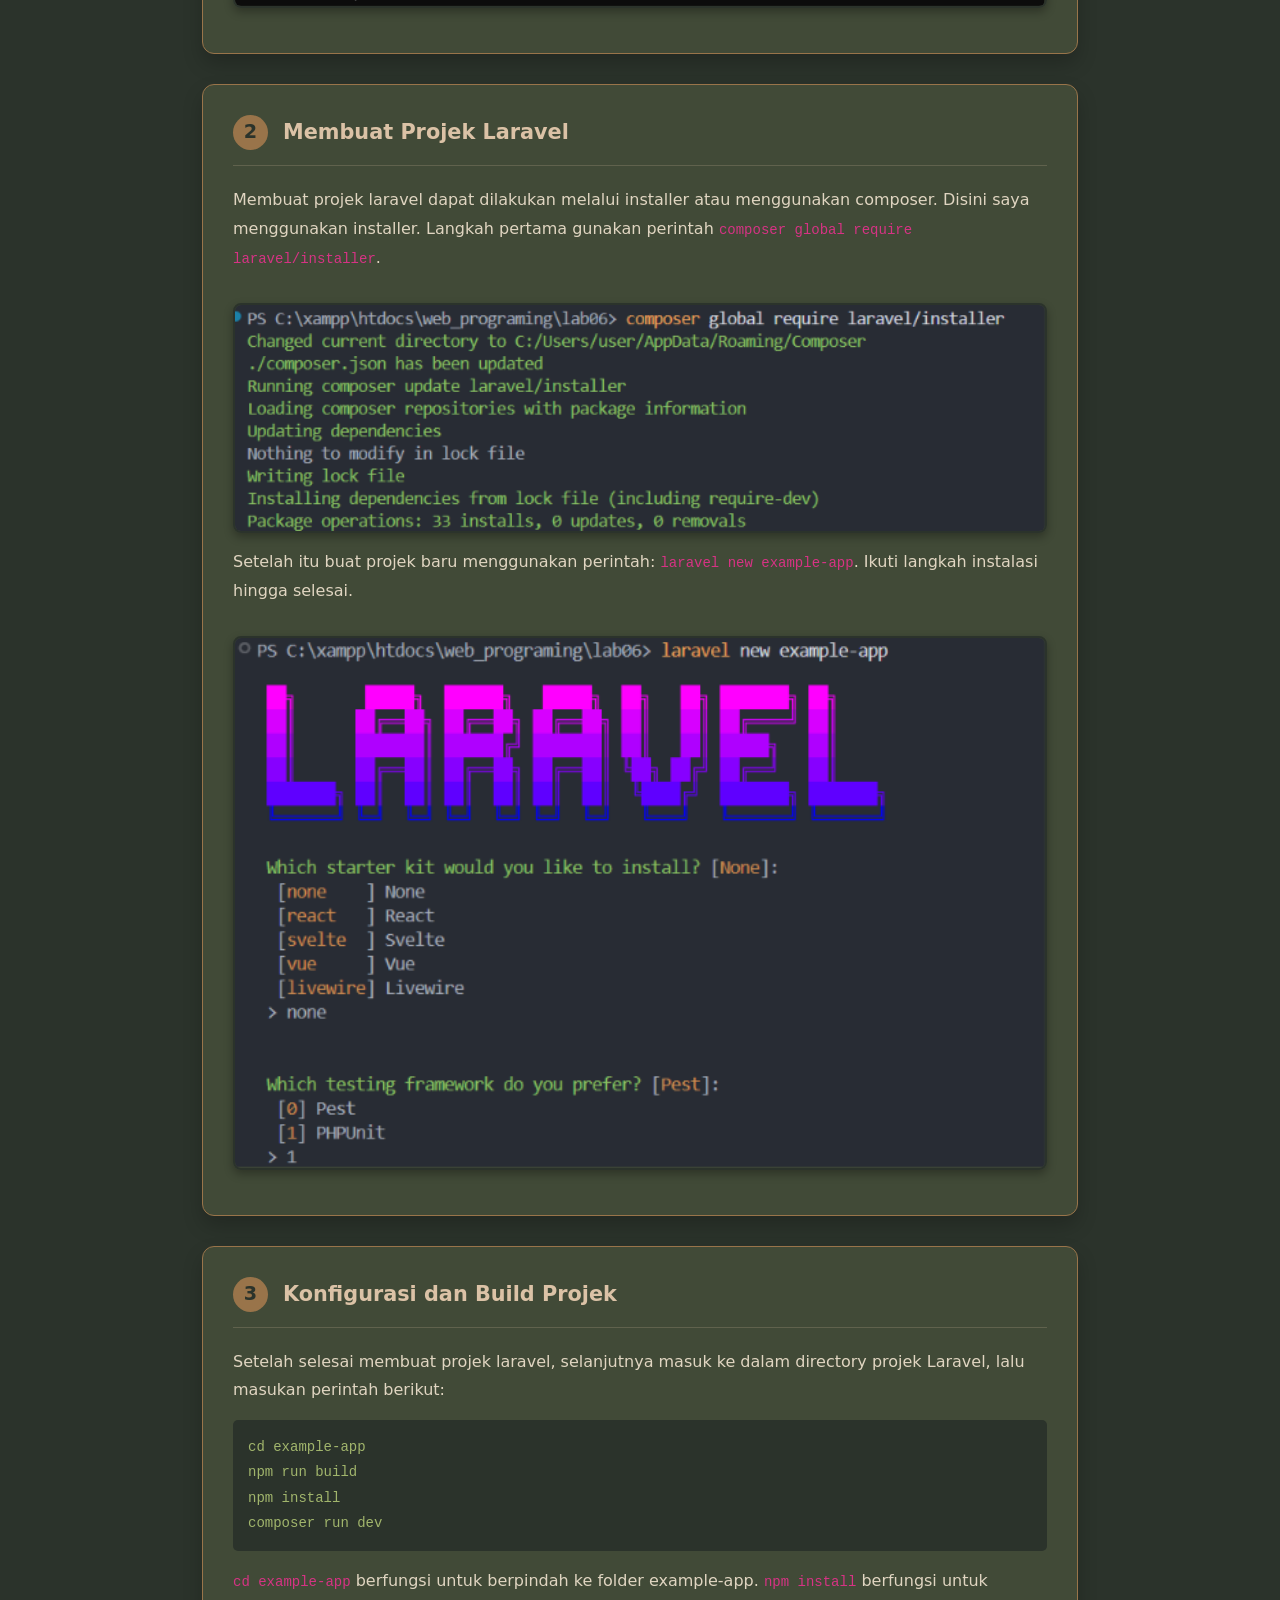
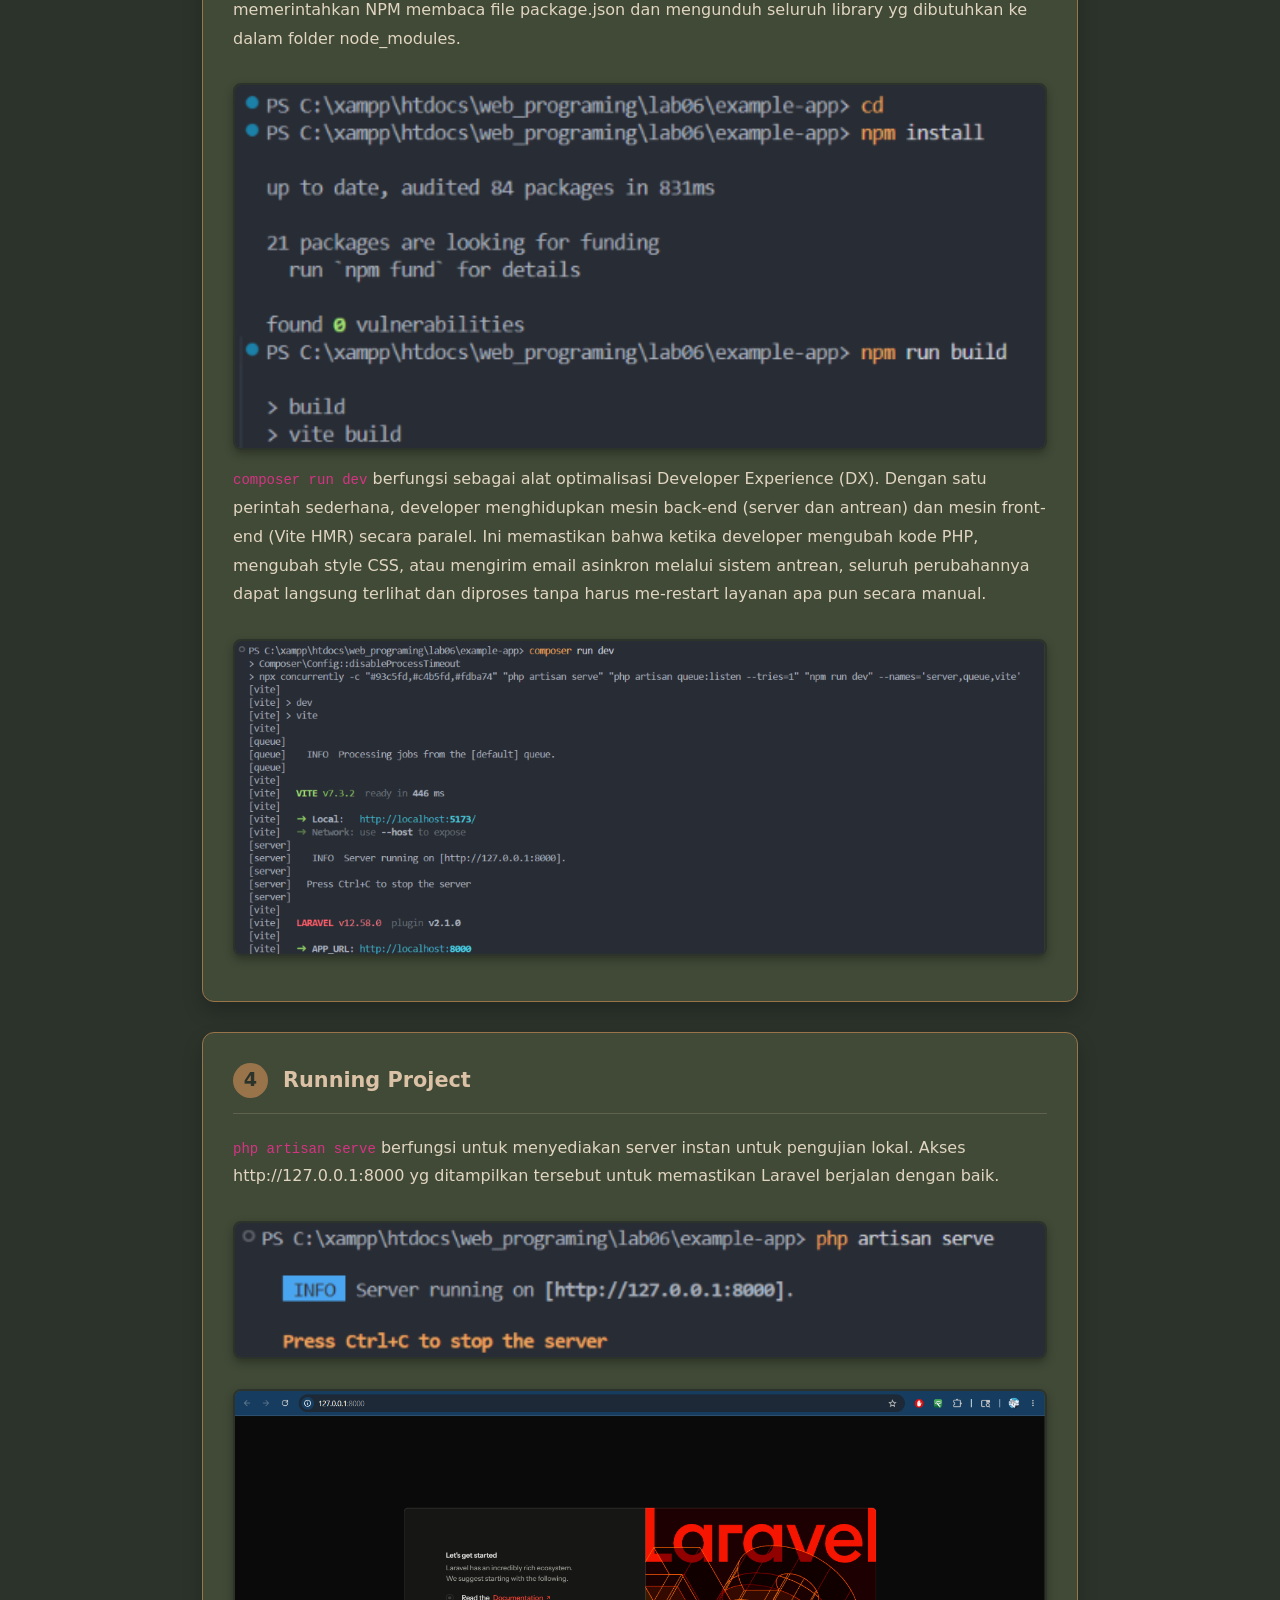
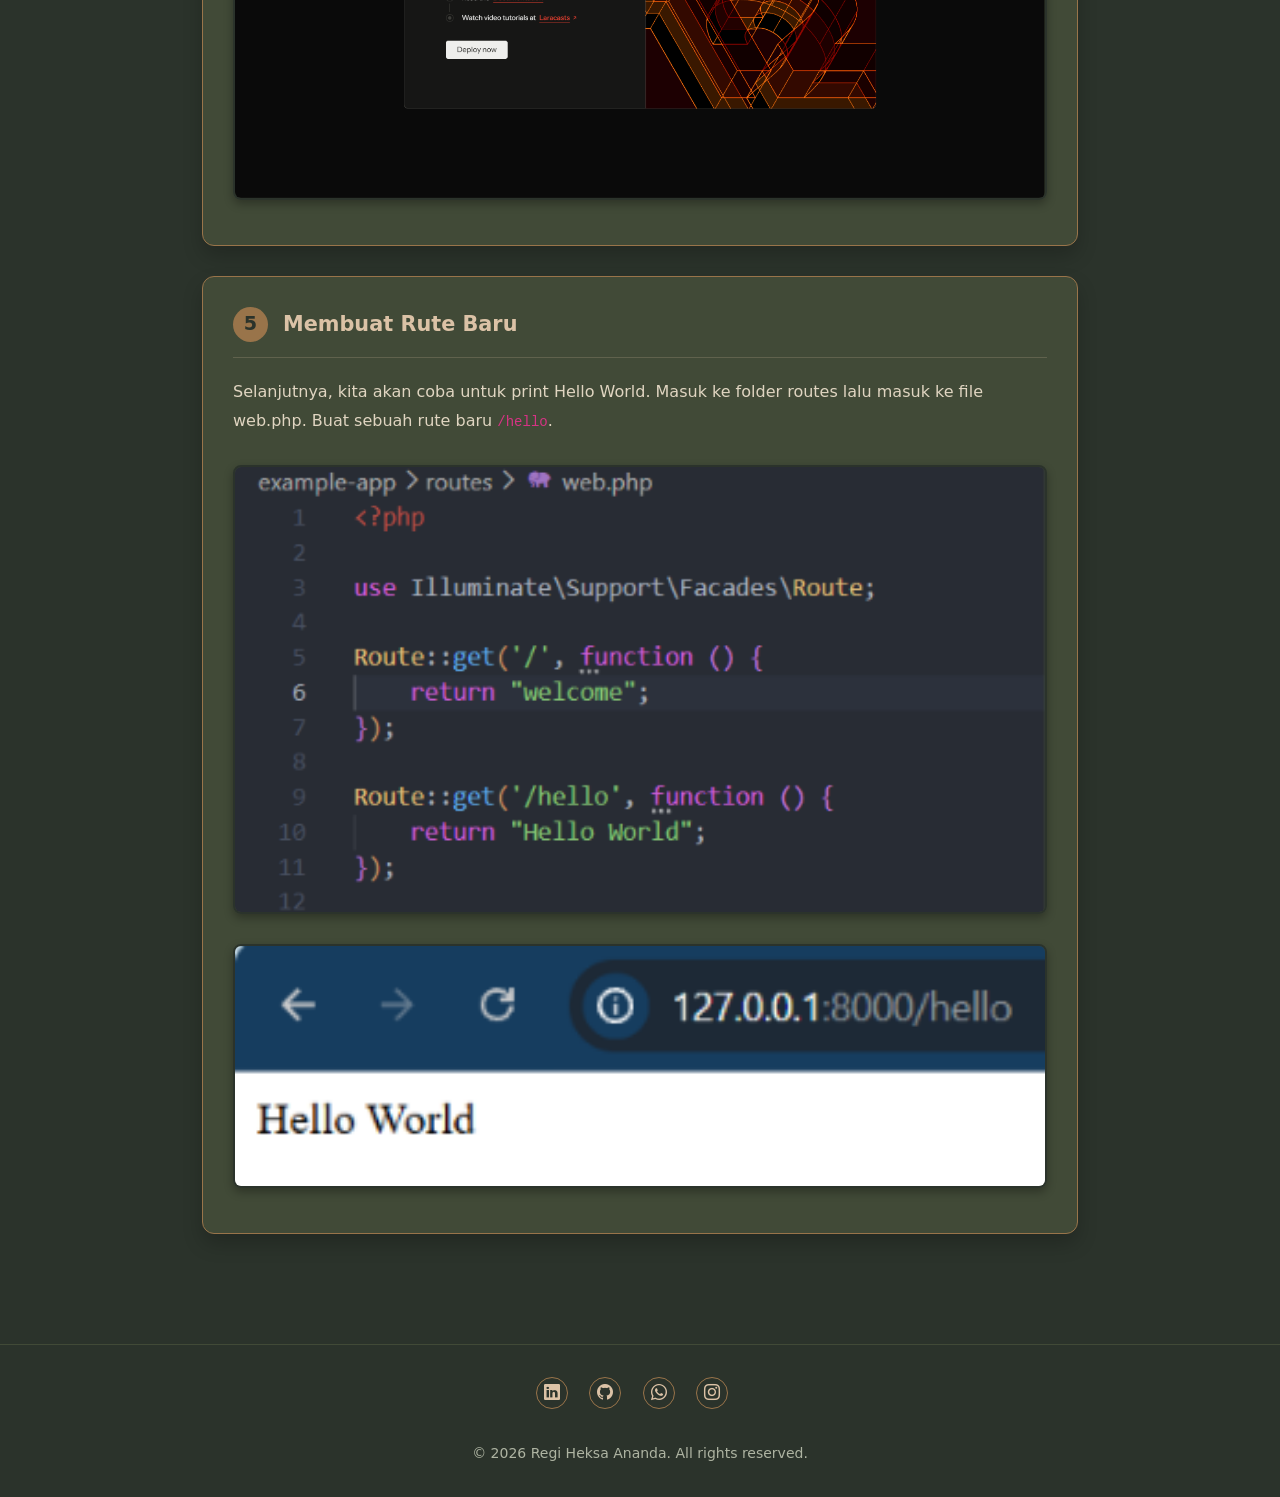
<file: laporan_6.html>
<!DOCTYPE html>
<html lang="en">
  <head>
    <!-- Required meta tags -->
    <meta charset="utf-8" />
    <meta name="viewport" content="width=device-width, initial-scale=1" />

    <!-- Bootstrap CSS -->
    <link href="https://cdn.jsdelivr.net/npm/bootstrap@5.0.2/dist/css/bootstrap.min.css" rel="stylesheet" integrity="sha384-EVSTQN3/azprG1Anm3QDgpJLIm9Nao0Yz1ztcQTwFspd3yD65VohhpuuCOmLASjC" crossorigin="anonymous" />
    <link rel="stylesheet" href="https://cdn.jsdelivr.net/npm/bootstrap-icons@1.13.1/font/bootstrap-icons.min.css" />

    <!-- CSS -->
    <link rel="stylesheet" href="style.css" />
    <style>
      body {
        background-color: #2b332b;
        color: #dbc2a6;
      }
      .report-hero {
        margin-top: 5rem;
        padding: 4rem 0 2rem 0;
        text-align: center;
      }
      .report-hero h1 {
        font-weight: bold;
        font-size: 2.5rem;
        color: #dbc2a6;
      }
      .report-hero .badge {
        background-color: #99744a;
        font-size: 0.9rem;
        padding: 8px 15px;
        border-radius: 20px;
        margin-bottom: 15px;
      }
      .report-hero p {
        color: #aeb4a2;
        margin-top: 10px;
      }
      .content-wrapper {
        max-width: 900px;
        margin: 0 auto;
        padding-bottom: 5rem;
      }
      .btn-laporan {
        position: center;
        background-color: transparent;
        color: #dbc2a6;
        font-weight: bold;
        border: 2px solid #99744a;
        width: 20%;
        padding: 8px;
        border-radius: 25px;
        transition: 0.3s;
        text-decoration: none;
        display: block;
        text-align: center;
        margin: 25px auto;
      }
      .btn-laporan:hover {
        background-color: #99744a;
        color: #2b332b;
      }

      .step-card {
        background-color: #414a37;
        border: 1px solid #99744a;
        border-radius: 12px;
        padding: 30px;
        margin-bottom: 30px;
        box-shadow: 0 10px 20px rgba(0,0,0,0.2);
      }
      .step-header {
        display: flex;
        align-items: center;
        margin-bottom: 20px;
        border-bottom: 1px solid rgba(219, 194, 166, 0.2);
        padding-bottom: 15px;
      }
      .step-number {
        background-color: #99744a;
        color: #2b332b;
        width: 35px;
        height: 35px;
        display: flex;
        justify-content: center;
        align-items: center;
        border-radius: 50%;
        font-weight: bold;
        font-size: 1.2rem;
        margin-right: 15px;
      }
      .step-title {
        font-size: 1.3rem;
        font-weight: bold;
        color: #dbc2a6;
        margin: 0;
      }
      .step-body {
        color: #e0d5c1;
        line-height: 1.8;
      }
      .step-body p {
        margin-bottom: 15px;
      }
      .step-body ul {
        margin-bottom: 15px;
      }
      .step-image {
        width: 100%;
        border-radius: 8px;
        border: 2px solid #2b332b;
        margin-top: 15px;
        margin-bottom: 15px;
        box-shadow: 0 4px 10px rgba(0,0,0,0.3);
      }
      .req-grid {
        display: grid;
        grid-template-columns: repeat(auto-fill, minmax(200px, 1fr));
        gap: 10px;
        margin-bottom: 20px;
      }
      .req-item {
        background-color: rgba(43, 51, 43, 0.5);
        padding: 8px 12px;
        border-radius: 5px;
        font-size: 0.9rem;
        border-left: 3px solid #99744a;
      }
    </style>
    <title>Konfigurasi Laravel - Portfolio Regi</title>
  </head>

  <body>
    <!-- Navbar -->
    <nav class="navbar fixed-top navbar-expand-lg navbar-dark bg-dark shadow">
      <div class="container">
        <a class="navbar-brand fw-bold" href="index.html">Regi Heksa</a>
        <button class="navbar-toggler" type="button" data-bs-toggle="collapse" data-bs-target="#navbarNav" aria-controls="navbarNav" aria-expanded="false" aria-label="Toggle navigation">
          <span class="navbar-toggler-icon"></span>
        </button>
        <div class="collapse navbar-collapse" id="navbarNav">
          <ul class="navbar-nav ms-auto">
            <li class="nav-item">
              <a class="nav-link px-lg-4" href="index.html">Home</a>
            </li>
            <li class="nav-item">
              <a class="nav-link px-lg-4" href="about.html">About Me</a>
            </li>
            <li class="nav-item">
              <a class="nav-link px-lg-4" href="portofolio.html">Portfolio</a>
            </li>
            <li class="nav-item">
              <a class="nav-link active px-lg-4" aria-current="page" href="report.html">Report</a>
            </li>
            <li class="nav-item">
              <a class="nav-link px-lg-4" href="contact.html">Contact</a>
            </li>
          </ul>
        </div>
      </div>
    </nav>
    <!-- End Navbar -->

    <!-- Hero Section -->
    <section class="report-hero container">
      <span class="badge">Praktikum 6</span>
      <h1>Konfigurasi & Pengenalan Framework Laravel</h1>
      <p><i class="bi bi-person"></i> Regi Heksa Ananda</p>
      <div class="mt-4">
        <a href="https://github.com/Regi3051/PWeb1_Regi" target="_blank" class="btn-laporan">
          <i class="bi bi-github me-2"></i>Repository GitHub
        </a>
      </div>
    </section>

    <!-- Content Area -->
    <section class="container content-wrapper">
      
      <!-- Step 1 -->
      <div class="step-card">
        <div class="step-header">
          <div class="step-number">1</div>
          <h3 class="step-title">Persyaratan Sistem & Instalasi Tools</h3>
        </div>
        <div class="step-body">
          <p>Sebelum memulai membuat proyek Laravel, kita harus menyiapkan terlebih dahulu lingkungan development. Laravel memiliki persyaratan minimal sistem sebagai berikut:</p>
          
          <div class="req-grid">
            <div class="req-item"><i class="bi bi-check2 text-success"></i> PHP ≥ 8.2</div>
            <div class="req-item"><i class="bi bi-check2 text-success"></i> Ctype Extension</div>
            <div class="req-item"><i class="bi bi-check2 text-success"></i> cURL Extension</div>
            <div class="req-item"><i class="bi bi-check2 text-success"></i> DOM Extension</div>
            <div class="req-item"><i class="bi bi-check2 text-success"></i> Fileinfo Extension</div>
            <div class="req-item"><i class="bi bi-check2 text-success"></i> Filter Extension</div>
            <div class="req-item"><i class="bi bi-check2 text-success"></i> Hash Extension</div>
            <div class="req-item"><i class="bi bi-check2 text-success"></i> Mbstring Extension</div>
            <div class="req-item"><i class="bi bi-check2 text-success"></i> OpenSSL Extension</div>
            <div class="req-item"><i class="bi bi-check2 text-success"></i> PCRE Extension</div>
            <div class="req-item"><i class="bi bi-check2 text-success"></i> PDO Extension</div>
            <div class="req-item"><i class="bi bi-check2 text-success"></i> Session Extension</div>
            <div class="req-item"><i class="bi bi-check2 text-success"></i> Tokenizer Extension</div>
            <div class="req-item"><i class="bi bi-check2 text-success"></i> XML Extension</div>
          </div>

          <p><strong>Langkah Instalasi:</strong></p>
          <ul>
            <li><strong>Install XAMPP:</strong> Install XAMPP pada apachefriends.org. Setelah terinstal akan muncul folder baru htdocs pada \xampp\htdocs. XAMPP secara otomatis menginstal Apache, PHP, dan PHP MyAdmin.</li>
            <li><strong>Install Composer:</strong> Install composer melalui getcomposer.org/Composer-Setup.exe, lalu instal sesuai langkah wizard. Composer berfungsi sebagai package manager untuk PHP.</li>
            <li><strong>Install GIT:</strong> Install git pada git-scm.com/downloads/win.</li>
            <li><strong>Install Node JS dan NPM:</strong> Install Node JS melalui nodejs.org, lalu lakukan instalasi sesuai wizard. NPM terinstall otomatis bersama Node JS.</li>
          </ul>
          
          <p><strong>Cek Versi:</strong></p>
          <img src="img/imglaprak/laprak_6/01.png" alt="Cek Versi Tools" class="step-image">
        </div>
      </div>

      <!-- Step 2 -->
      <div class="step-card">
        <div class="step-header">
          <div class="step-number">2</div>
          <h3 class="step-title">Membuat Projek Laravel</h3>
        </div>
        <div class="step-body">
          <p>Membuat projek laravel dapat dilakukan melalui installer atau menggunakan composer. Disini saya menggunakan installer. Langkah pertama gunakan perintah <code>composer global require laravel/installer</code>.</p>
          <img src="img/imglaprak/laprak_6/02.png" alt="Install Laravel Installer" class="step-image">
          
          <p>Setelah itu buat projek baru menggunakan perintah: <code>laravel new example-app</code>. Ikuti langkah instalasi hingga selesai.</p>
          <img src="img/imglaprak/laprak_6/03.png" alt="Laravel New Project" class="step-image">
        </div>
      </div>

      <!-- Step 3 -->
      <div class="step-card">
        <div class="step-header">
          <div class="step-number">3</div>
          <h3 class="step-title">Konfigurasi dan Build Projek</h3>
        </div>
        <div class="step-body">
          <p>Setelah selesai membuat projek laravel, selanjutnya masuk ke dalam directory projek Laravel, lalu masukan perintah berikut:</p>
          <pre style="background: #2b332b; padding: 15px; border-radius: 5px; color: #a1b56c;"><code>cd example-app
npm run build
npm install 
composer run dev</code></pre>
          
          <p><code>cd example-app</code> berfungsi untuk berpindah ke folder example-app. <code>npm install</code> berfungsi untuk memerintahkan NPM membaca file package.json dan mengunduh seluruh library yg dibutuhkan ke dalam folder node_modules.</p>
          <img src="img/imglaprak/laprak_6/04.png" alt="NPM Install" class="step-image">

          <p><code>composer run dev</code> berfungsi sebagai alat optimalisasi Developer Experience (DX). Dengan satu perintah sederhana, developer menghidupkan mesin back-end (server dan antrean) dan mesin front-end (Vite HMR) secara paralel. Ini memastikan bahwa ketika developer mengubah kode PHP, mengubah style CSS, atau mengirim email asinkron melalui sistem antrean, seluruh perubahannya dapat langsung terlihat dan diproses tanpa harus me-restart layanan apa pun secara manual.</p>
          <img src="img/imglaprak/laprak_6/05.png" alt="Composer Run Dev" class="step-image">
        </div>
      </div>

      <!-- Step 4 -->
      <div class="step-card">
        <div class="step-header">
          <div class="step-number">4</div>
          <h3 class="step-title">Running Project</h3>
        </div>
        <div class="step-body">
          <p><code>php artisan serve</code> berfungsi untuk menyediakan server instan untuk pengujian lokal. Akses http://127.0.0.1:8000 yg ditampilkan tersebut untuk memastikan Laravel berjalan dengan baik.</p>
          <img src="img/imglaprak/laprak_6/06.png" alt="PHP Artisan Serve" class="step-image">
          <img src="img/imglaprak/laprak_6/07.png" alt="Tampilan Awal Laravel" class="step-image">
        </div>
      </div>

      <!-- Step 5 -->
      <div class="step-card">
        <div class="step-header">
          <div class="step-number">5</div>
          <h3 class="step-title">Membuat Rute Baru</h3>
        </div>
        <div class="step-body">
          <p>Selanjutnya, kita akan coba untuk print Hello World. Masuk ke folder routes lalu masuk ke file web.php. Buat sebuah rute baru <code>/hello</code>.</p>
          <img src="img/imglaprak/laprak_6/08.png" alt="Routing Hello World" class="step-image">
          <img src="img/imglaprak/laprak_6/09.png" alt="Output Hello World" class="step-image">
        </div>
      </div>

    </section>

    <!-- Section Footer -->
    <footer class="footer pb-3 text-center" style="background-color: #2b332b; border-top: 1px solid #414a37;">
      <div class="container pt-4">
        <div class="social-icons-footer mb-3">
          <a href="https://www.linkedin.com/in/regi-heksa-462906320/"><i class="bi bi-linkedin" style="color: #dbc2a6;"></i></a>
          <a href="https://github.com/Regi3051/"><i class="bi bi-github" style="color: #dbc2a6;"></i></a>
          <a href="https://wa.me/+6281261265154"><i class="bi bi-whatsapp" style="color: #dbc2a6;"></i></a>
          <a href="https://www.instagram.com/_kur00__/"><i class="bi bi-instagram" style="color: #dbc2a6;"></i></a>
        </div>
        <p style="color: #aeb4a2;"><small>© 2026 Regi Heksa Ananda. All rights reserved.</small></p>
      </div>
    </footer>
    <!-- End of Section Footer -->

    <script src="https://cdn.jsdelivr.net/npm/bootstrap@5.0.2/dist/js/bootstrap.bundle.min.js" integrity="sha384-MrcW6ZMFYlzcLA8Nl+NtUVF0sA7MsXsP1UyJoMp4YLEuNSfAP+JcXn/tWtIaxVXM" crossorigin="anonymous"></script>
    <script src="admin_session.js"></script>
  </body>
</html>
</file>
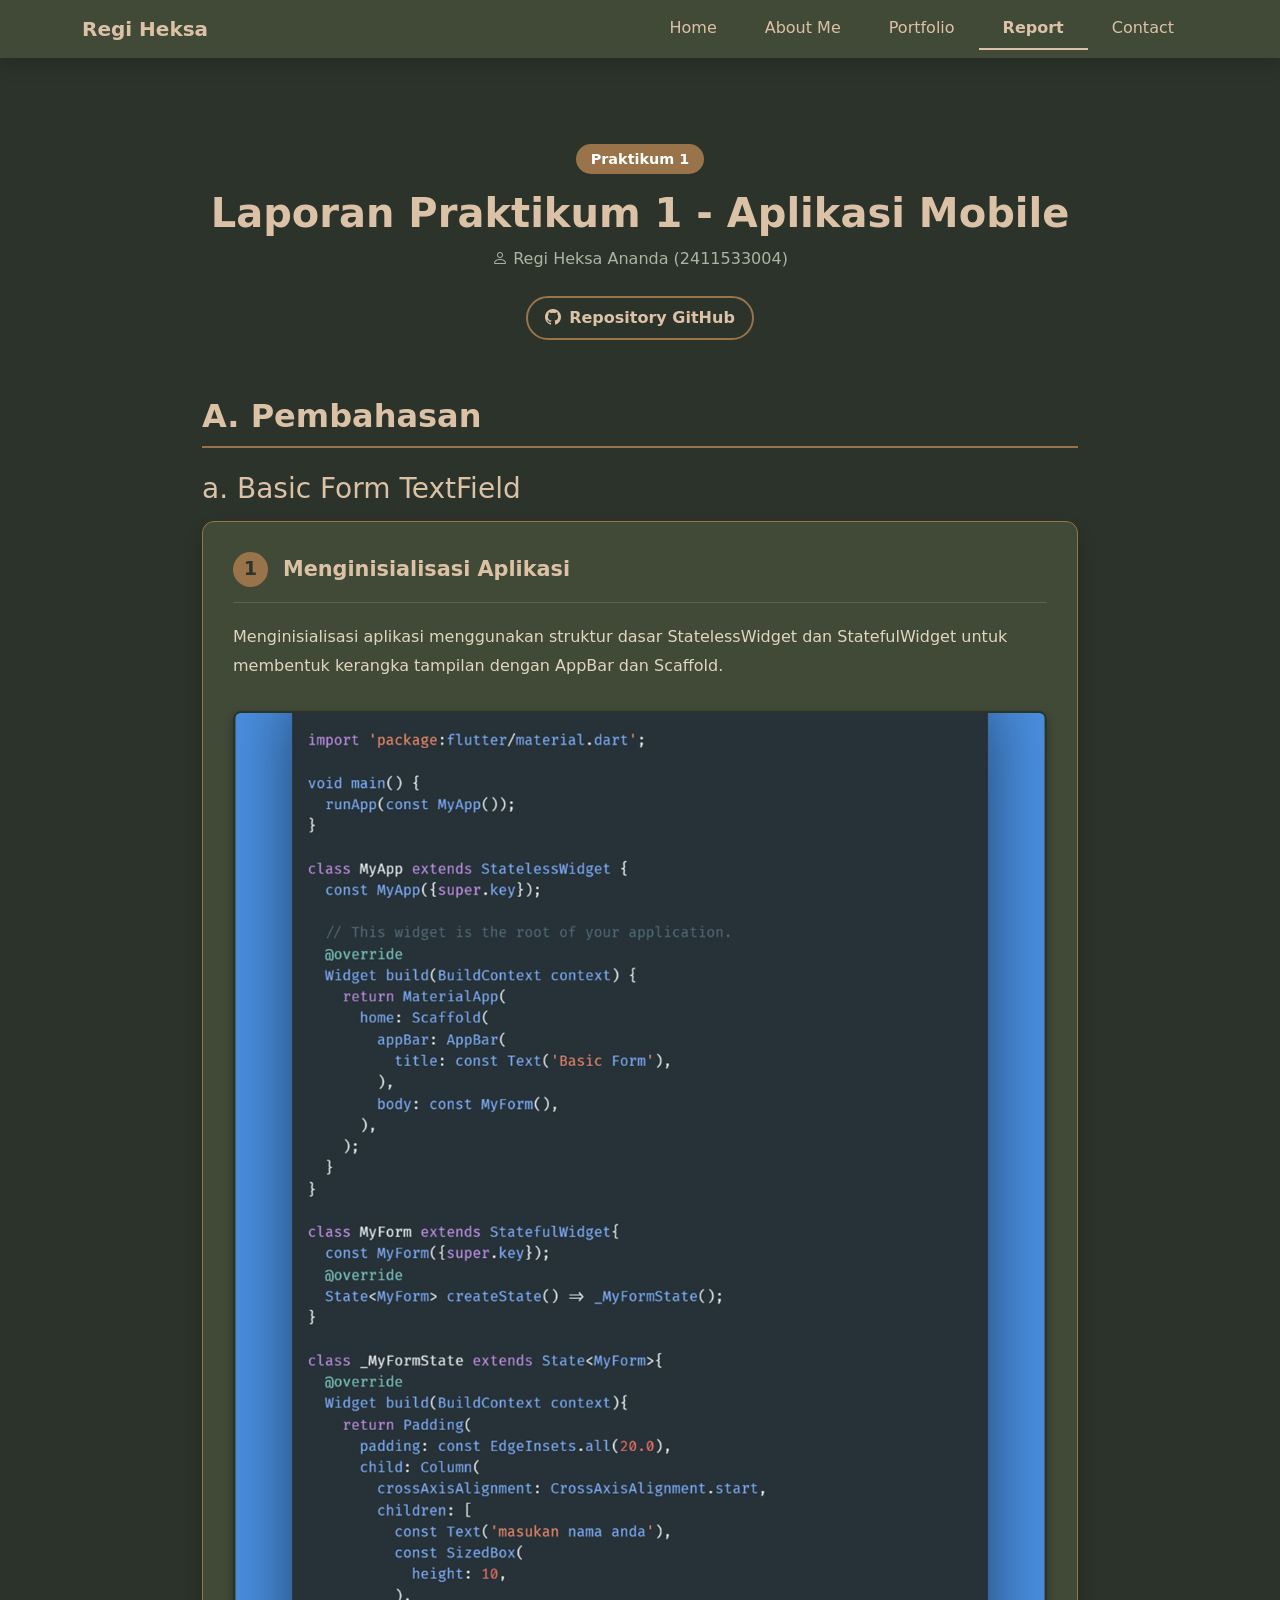
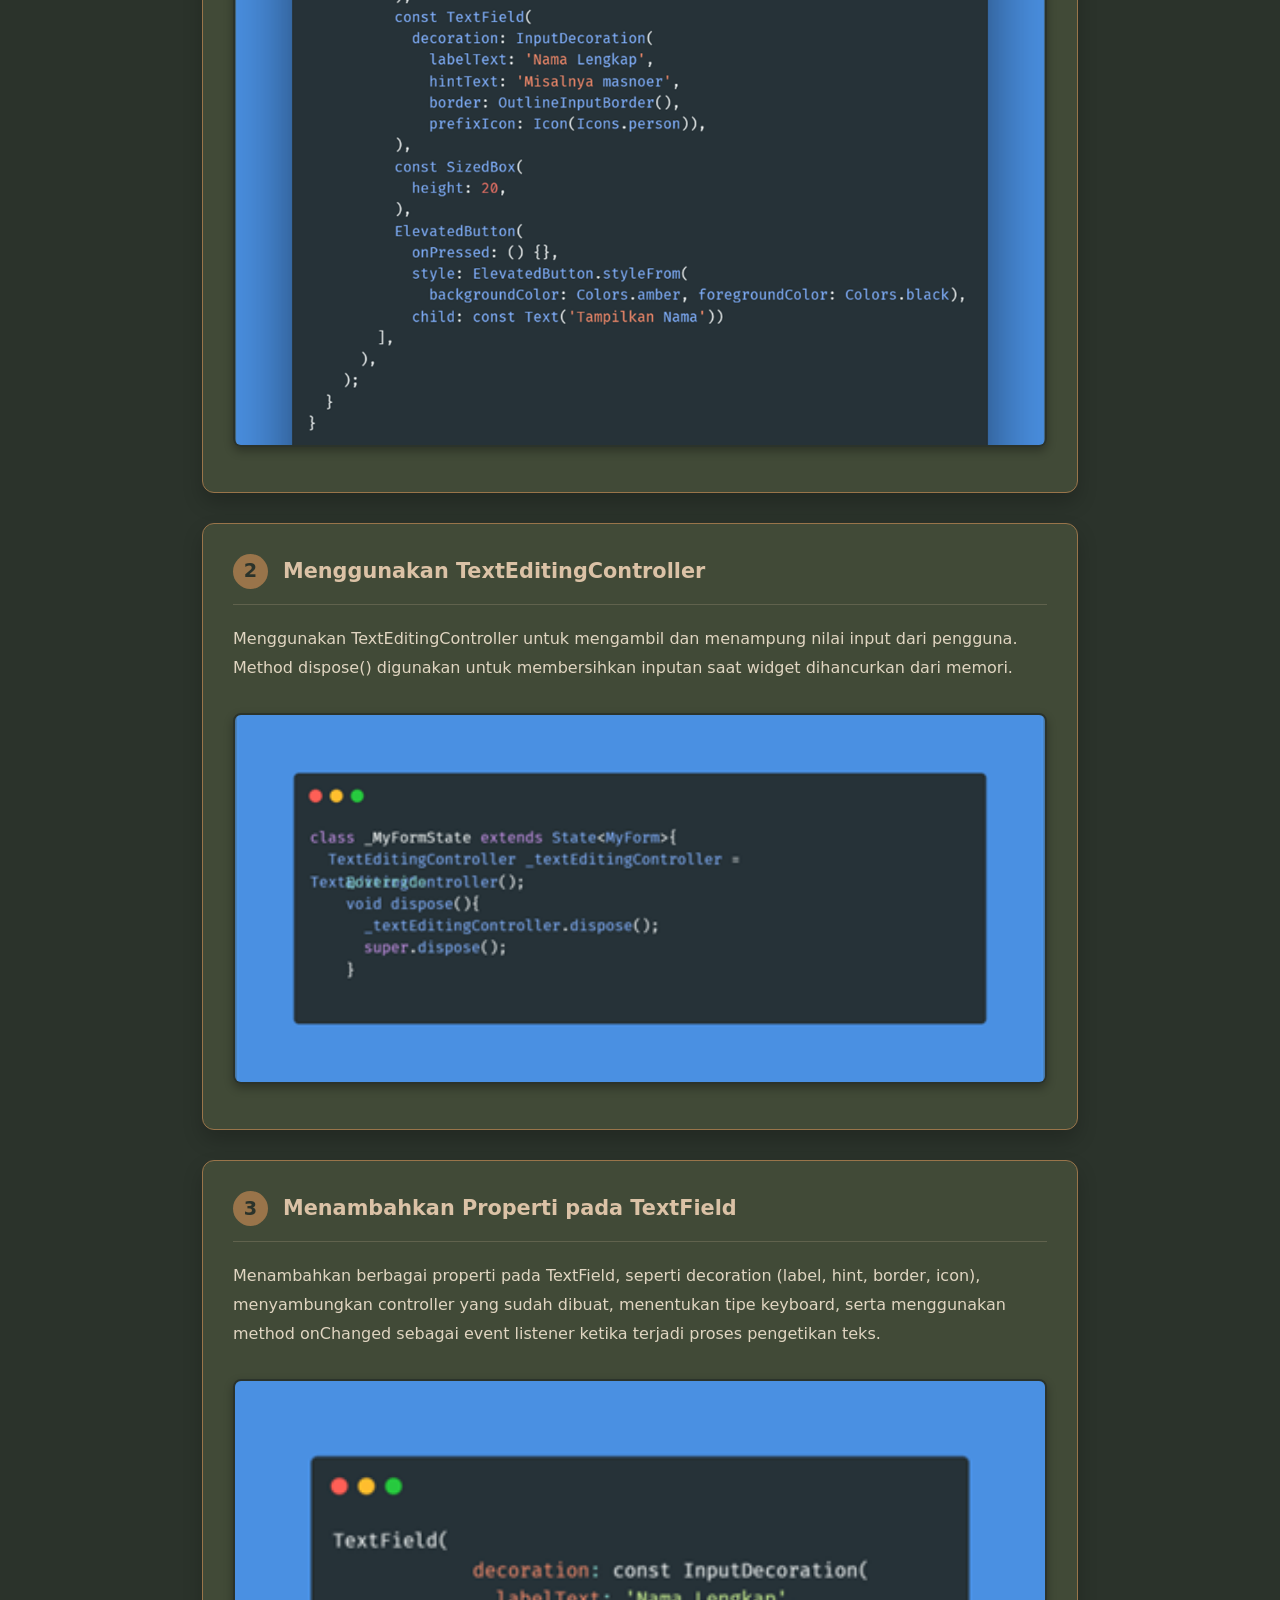
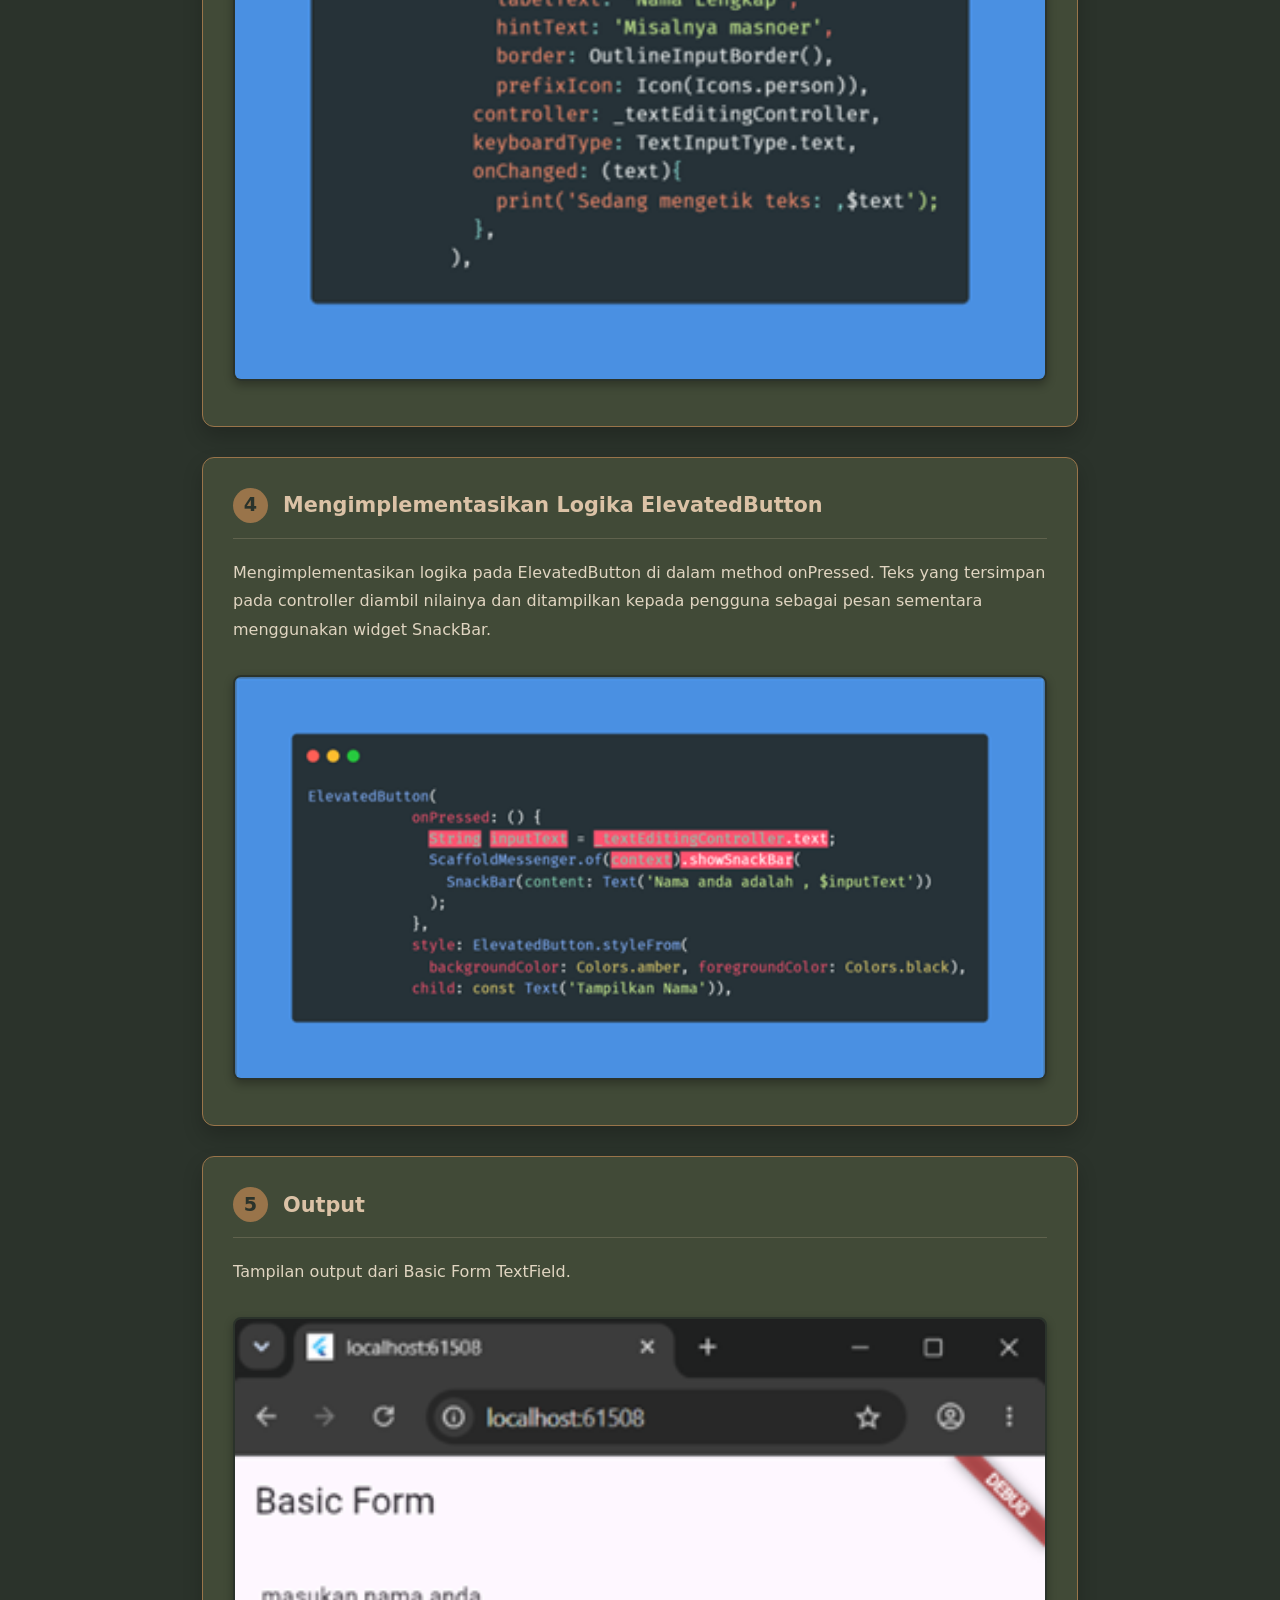
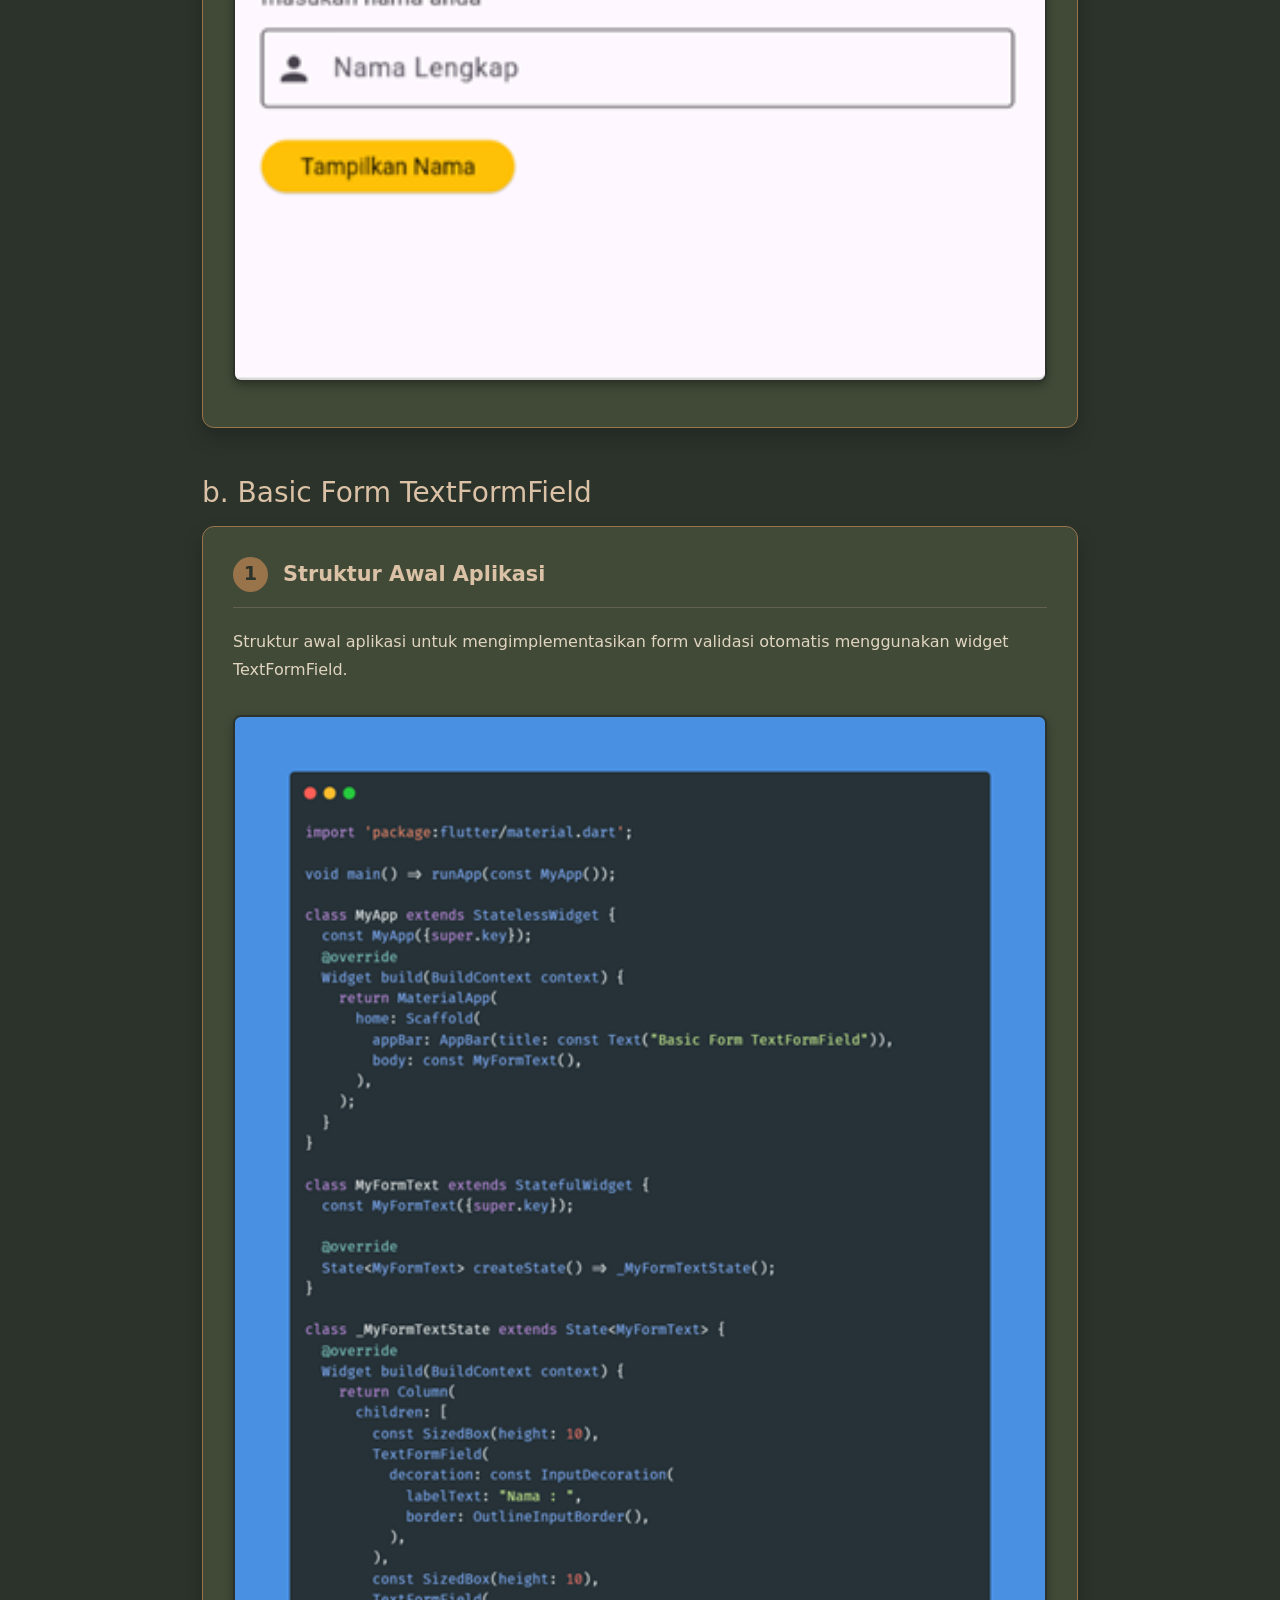
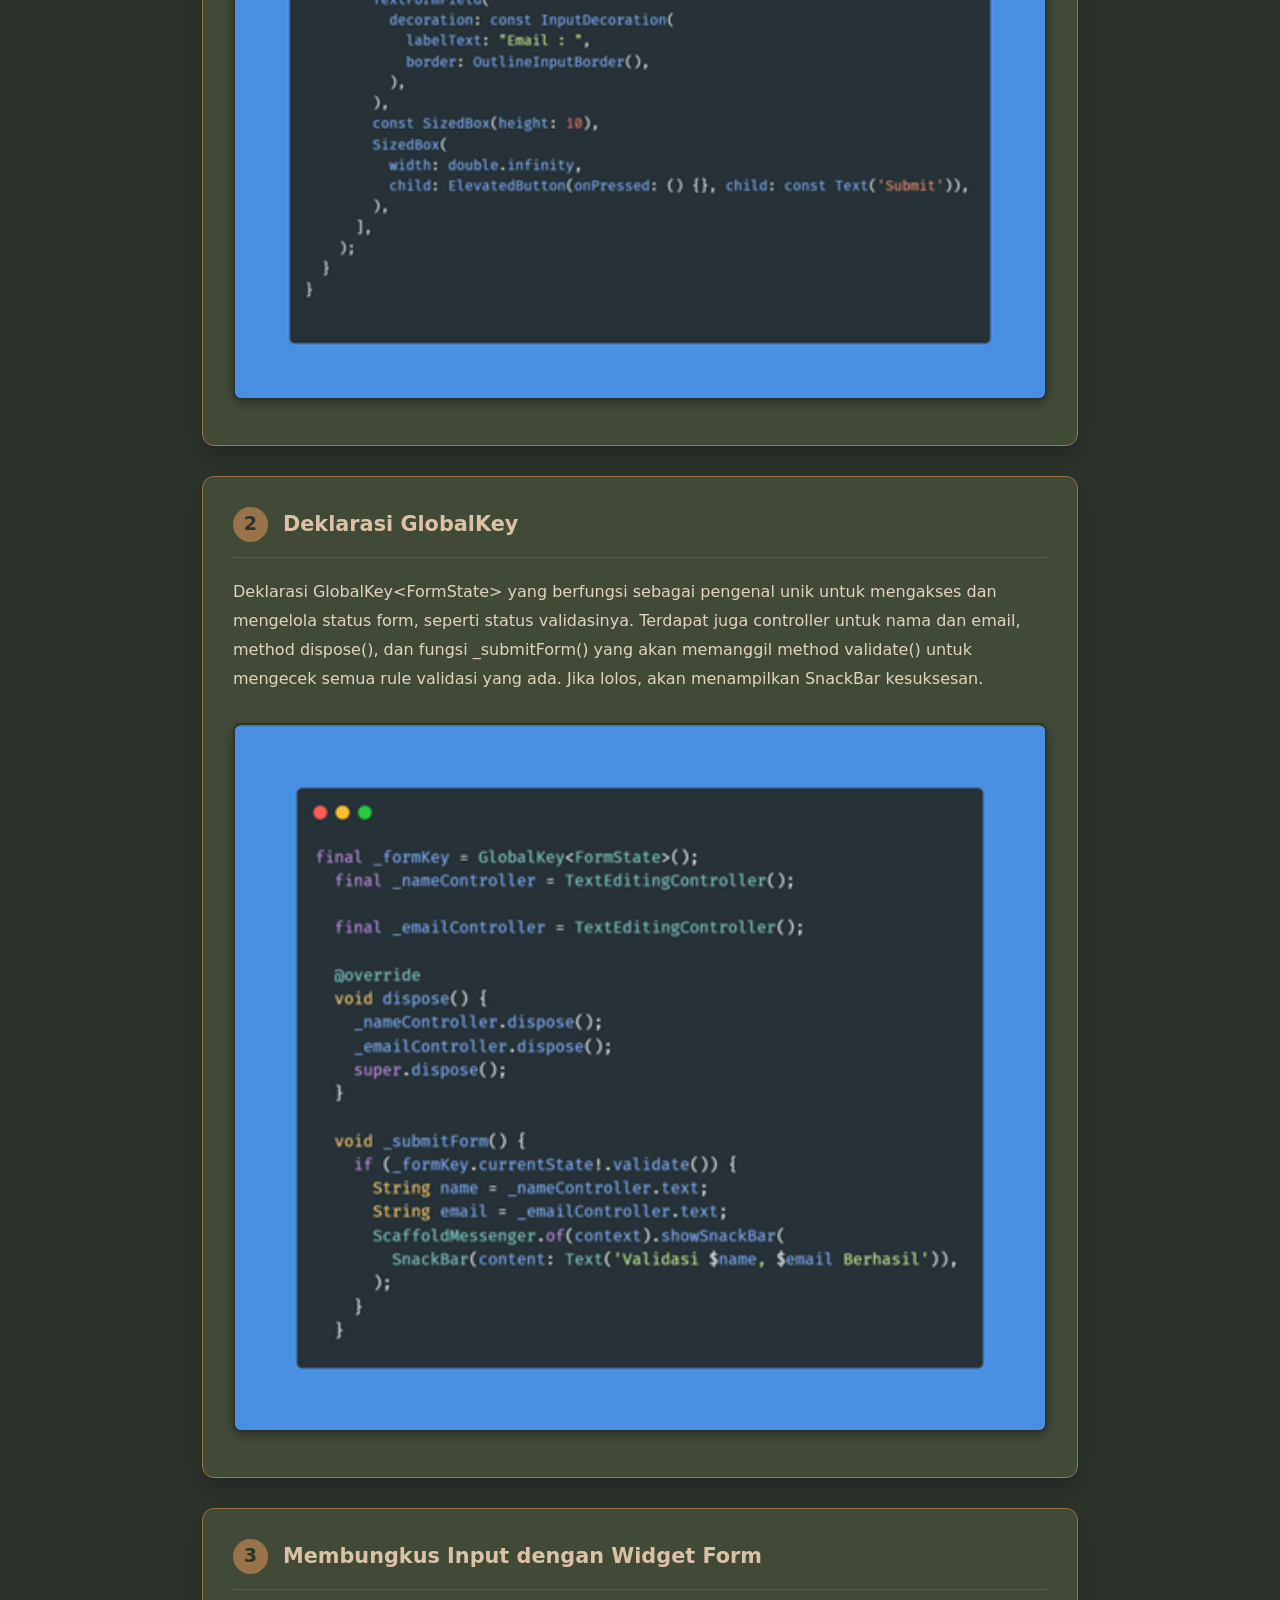
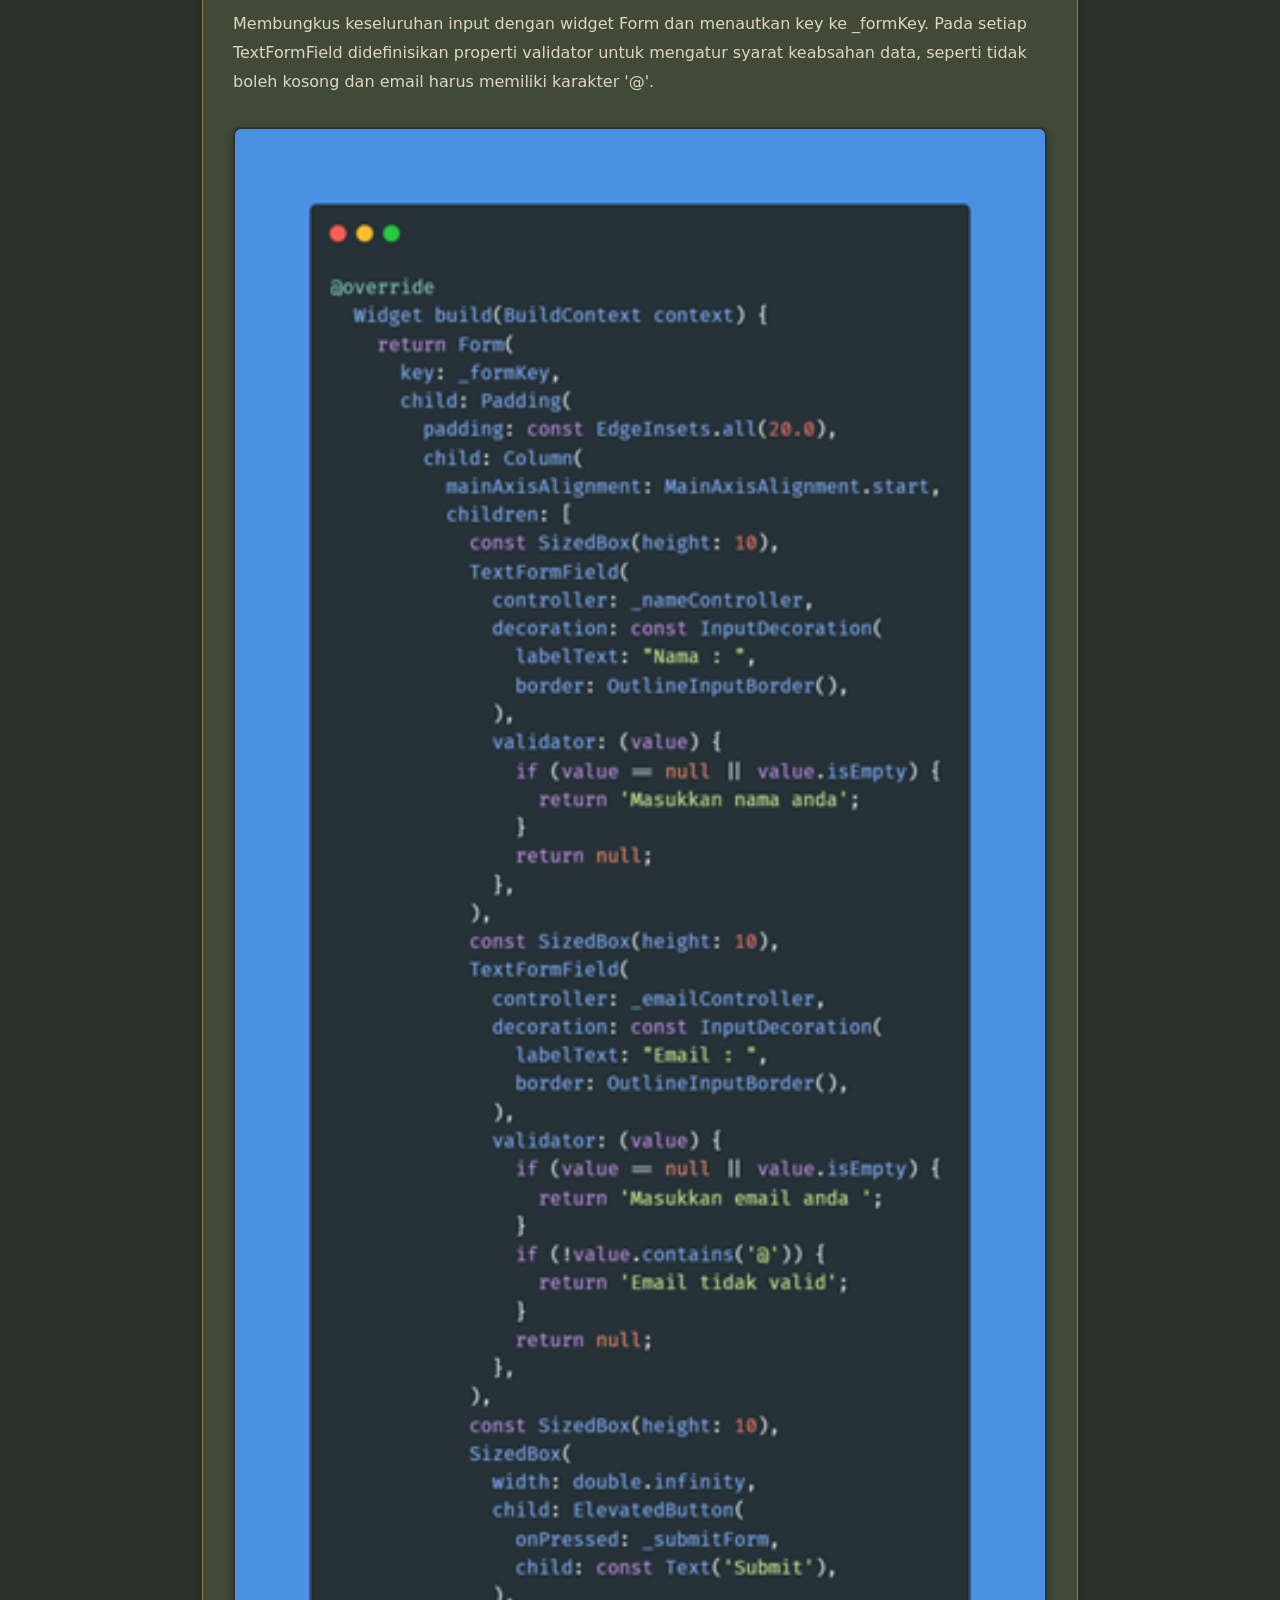
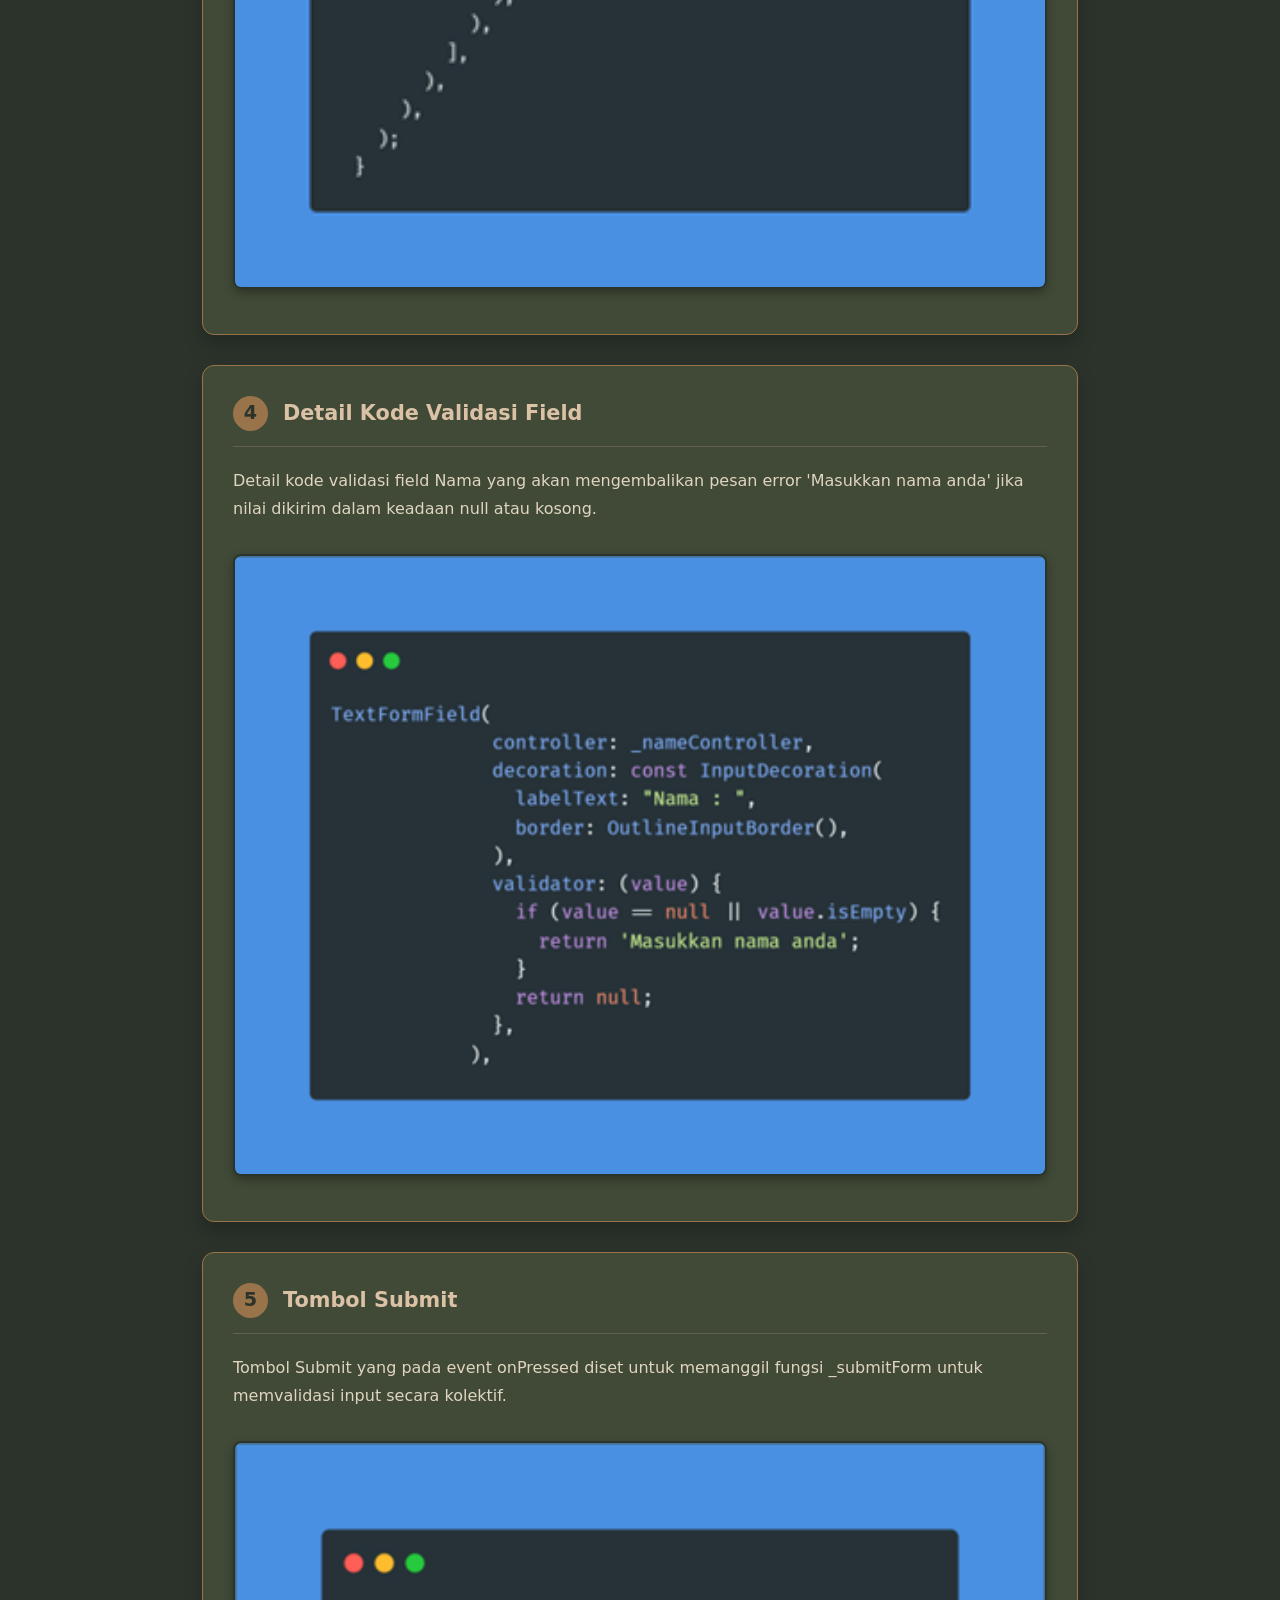
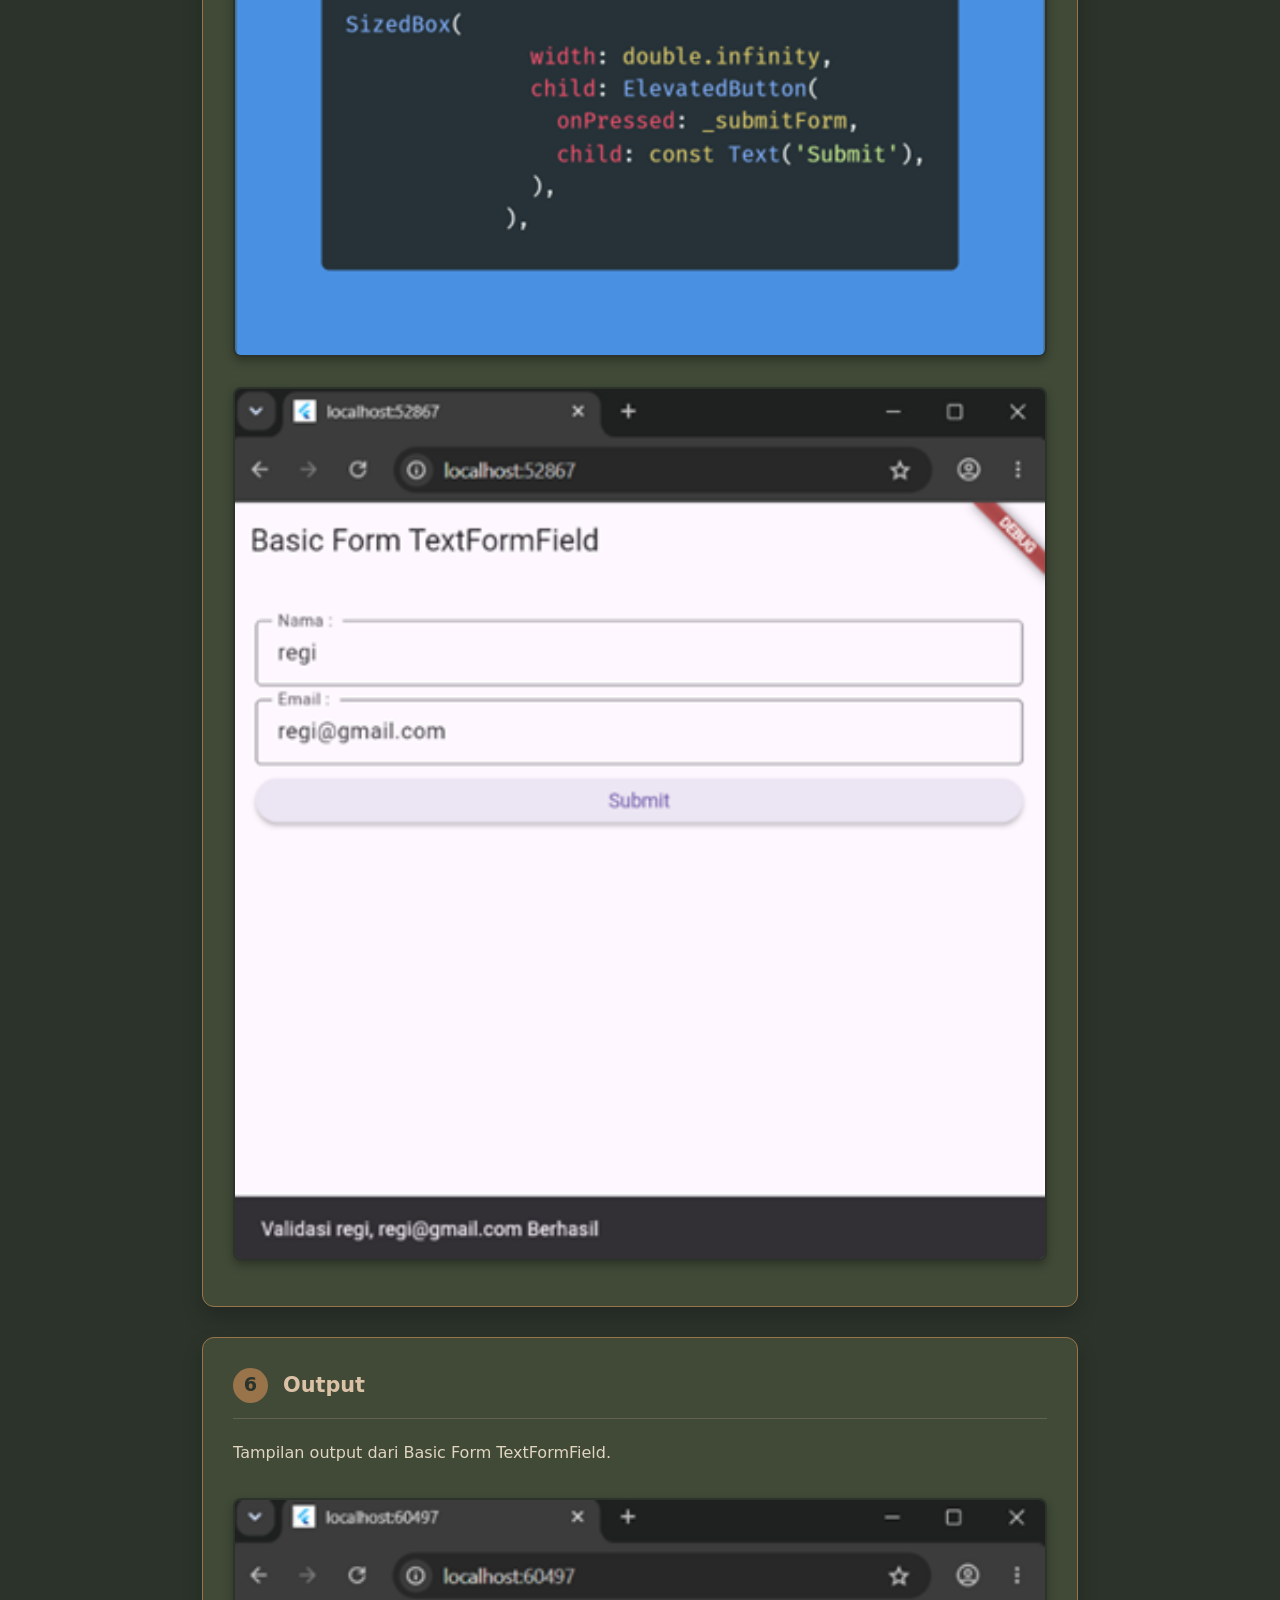
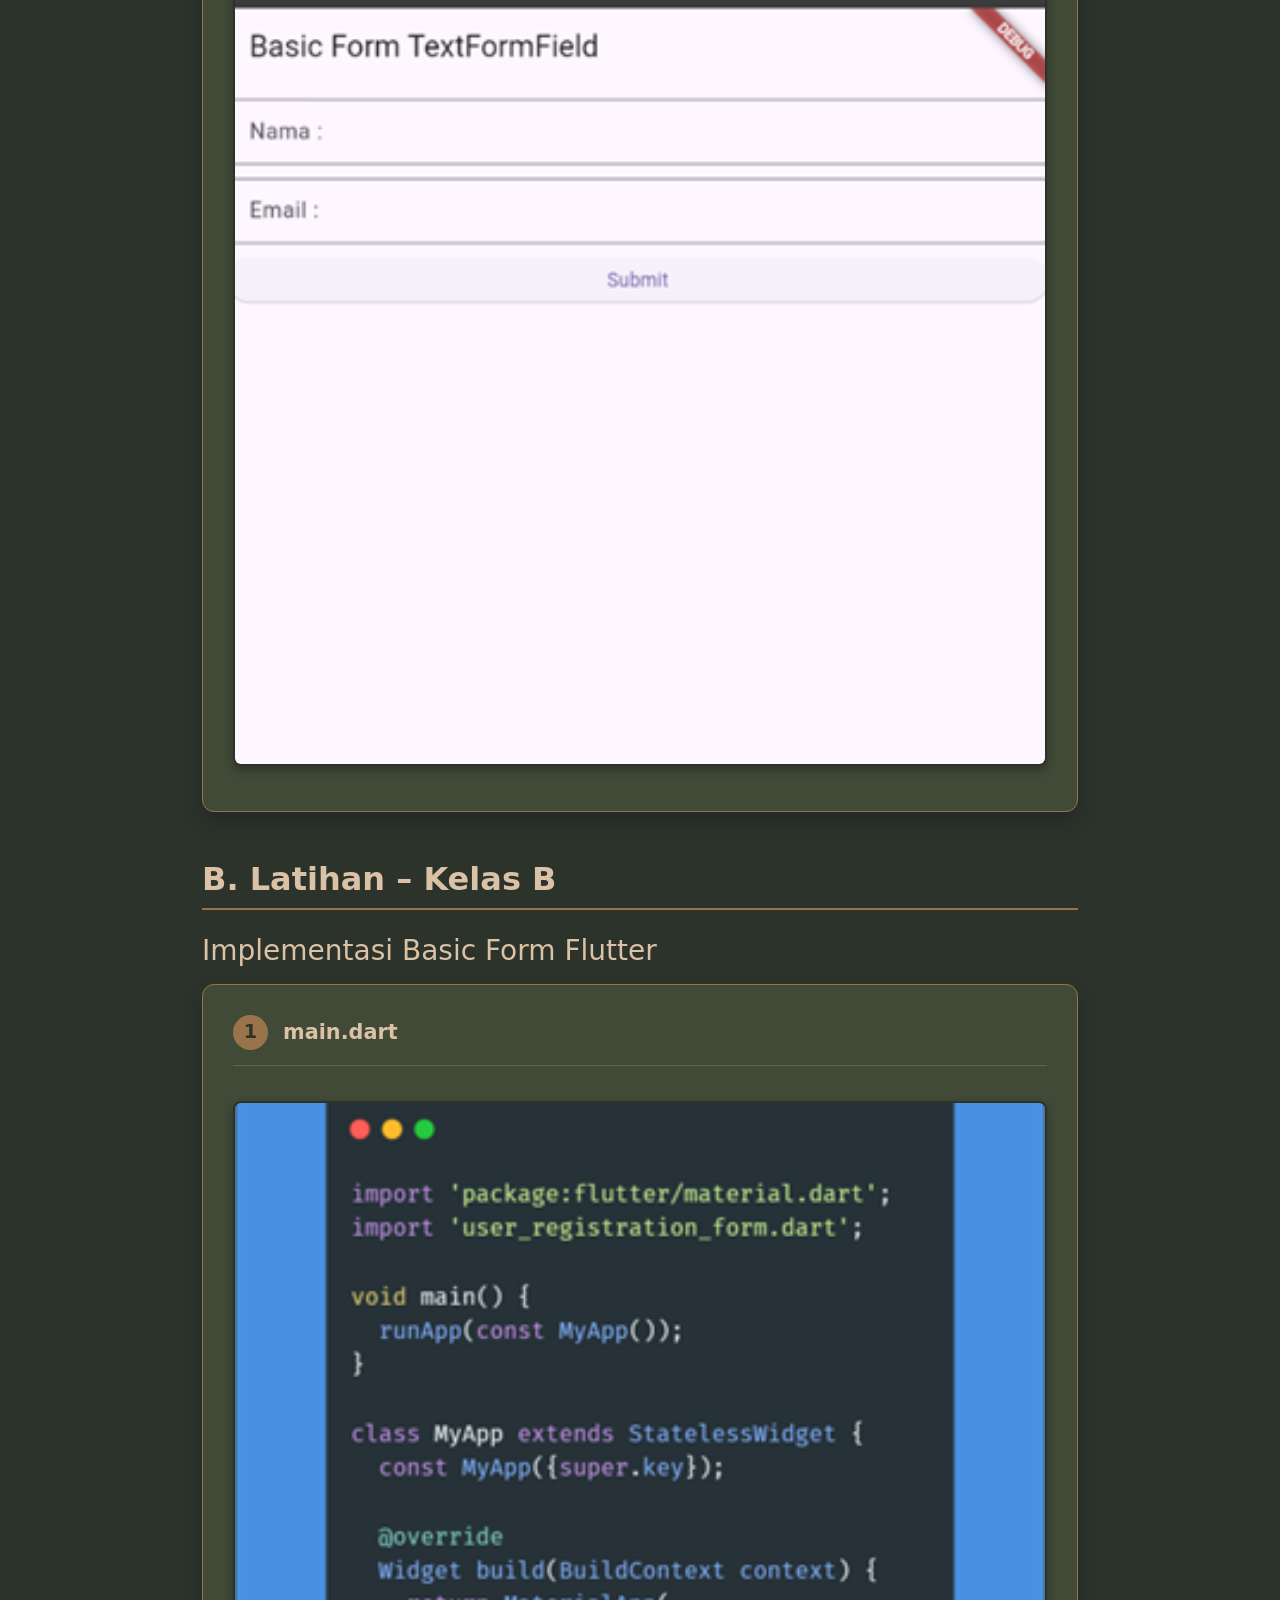
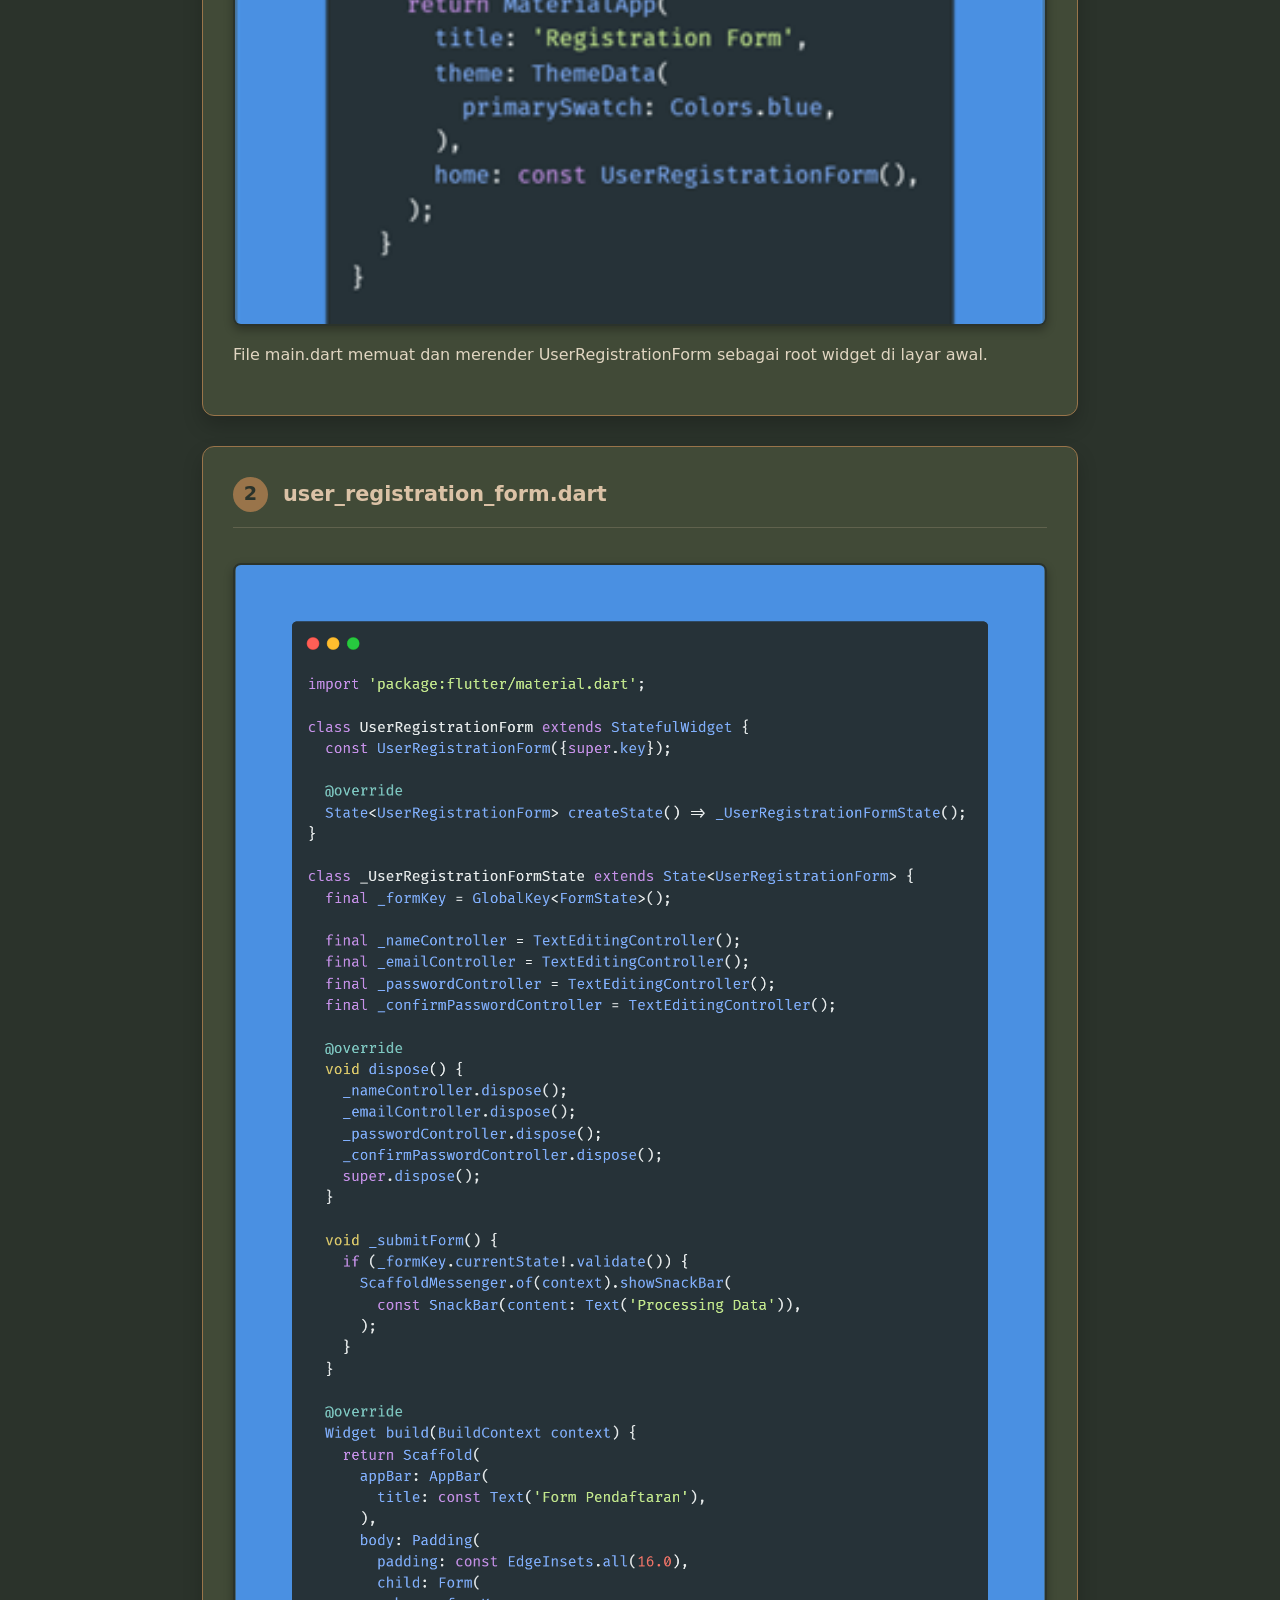
<file: Laprak_AppMob-1.html>
<!DOCTYPE html>
<html lang="en">
  <head>
    <!-- Required meta tags -->
    <meta charset="utf-8" />
    <meta name="viewport" content="width=device-width, initial-scale=1" />

    <!-- Bootstrap CSS -->
    <link href="https://cdn.jsdelivr.net/npm/bootstrap@5.0.2/dist/css/bootstrap.min.css" rel="stylesheet" integrity="sha384-EVSTQN3/azprG1Anm3QDgpJLIm9Nao0Yz1ztcQTwFspd3yD65VohhpuuCOmLASjC" crossorigin="anonymous" />
    <link rel="stylesheet" href="https://cdn.jsdelivr.net/npm/bootstrap-icons@1.13.1/font/bootstrap-icons.min.css" />

    <!-- CSS -->
    <link rel="stylesheet" href="style.css" />
    <style>
      body {
        background-color: #2b332b;
        color: #dbc2a6;
      }
      .report-hero {
        margin-top: 5rem;
        padding: 4rem 0 2rem 0;
        text-align: center;
      }
      .report-hero h1 {
        font-weight: bold;
        font-size: 2.5rem;
        color: #dbc2a6;
      }
      .report-hero .badge {
        background-color: #99744a;
        font-size: 0.9rem;
        padding: 8px 15px;
        border-radius: 20px;
        margin-bottom: 15px;
      }
      .report-hero p {
        color: #aeb4a2;
        margin-top: 10px;
      }
      .content-wrapper {
        max-width: 900px;
        margin: 0 auto;
        padding-bottom: 5rem;
      }
      .btn-laporan {
        position: center;
        background-color: transparent;
        color: #dbc2a6;
        font-weight: bold;
        border: 2px solid #99744a;
        width: 20%;
        padding: 8px;
        border-radius: 25px;
        transition: 0.3s;
        text-decoration: none;
        display: block;
        text-align: center;
        margin: 25px auto;
      }
      .btn-laporan:hover {
        background-color: #99744a;
        color: #2b332b;
      }

      .step-card {
        background-color: #414a37;
        border: 1px solid #99744a;
        border-radius: 12px;
        padding: 30px;
        margin-bottom: 30px;
        box-shadow: 0 10px 20px rgba(0,0,0,0.2);
      }
      .step-header {
        display: flex;
        align-items: center;
        margin-bottom: 20px;
        border-bottom: 1px solid rgba(219, 194, 166, 0.2);
        padding-bottom: 15px;
      }
      .step-number {
        background-color: #99744a;
        color: #2b332b;
        width: 35px;
        height: 35px;
        display: flex;
        justify-content: center;
        align-items: center;
        border-radius: 50%;
        font-weight: bold;
        font-size: 1.2rem;
        margin-right: 15px;
      }
      .step-title {
        font-size: 1.3rem;
        font-weight: bold;
        color: #dbc2a6;
        margin: 0;
      }
      .step-body {
        color: #e0d5c1;
        line-height: 1.8;
      }
      .step-body p {
        margin-bottom: 15px;
      }
      .step-body ul {
        margin-bottom: 15px;
      }
      .step-image {
        width: 100%;
        border-radius: 8px;
        border: 2px solid #2b332b;
        margin-top: 15px;
        margin-bottom: 15px;
        box-shadow: 0 4px 10px rgba(0,0,0,0.3);
      }
      .req-grid {
        display: grid;
        grid-template-columns: repeat(auto-fill, minmax(200px, 1fr));
        gap: 10px;
        margin-bottom: 20px;
      }
      .req-item {
        background-color: rgba(43, 51, 43, 0.5);
        padding: 8px 12px;
        border-radius: 5px;
        font-size: 0.9rem;
        border-left: 3px solid #99744a;
      }
    </style>
    <title>Laporan Praktikum 1 - Aplikasi Mobile - Portfolio Regi</title>
  </head>

  <body>
    <!-- Navbar -->
    <nav class="navbar fixed-top navbar-expand-lg navbar-dark bg-dark shadow">
      <div class="container">
        <a class="navbar-brand fw-bold" href="index.html">Regi Heksa</a>
        <button class="navbar-toggler" type="button" data-bs-toggle="collapse" data-bs-target="#navbarNav" aria-controls="navbarNav" aria-expanded="false" aria-label="Toggle navigation">
          <span class="navbar-toggler-icon"></span>
        </button>
        <div class="collapse navbar-collapse" id="navbarNav">
          <ul class="navbar-nav ms-auto">
            <li class="nav-item">
              <a class="nav-link px-lg-4" href="index.html">Home</a>
            </li>
            <li class="nav-item">
              <a class="nav-link px-lg-4" href="about.html">About Me</a>
            </li>
            <li class="nav-item">
              <a class="nav-link px-lg-4" href="portofolio.html">Portfolio</a>
            </li>
            <li class="nav-item">
              <a class="nav-link active px-lg-4" aria-current="page" href="report.html">Report</a>
            </li>
            <li class="nav-item">
              <a class="nav-link px-lg-4" href="contact.html">Contact</a>
            </li>
          </ul>
        </div>
      </div>
    </nav>
    <!-- End Navbar -->

    <!-- Hero Section -->
    <section class="report-hero container">
      <span class="badge">Praktikum 1</span>
      <h1>Laporan Praktikum 1 - Aplikasi Mobile</h1>
      <p><i class="bi bi-person"></i> Regi Heksa Ananda (2411533004)</p>
      <div class="mt-4">
        <a href="https://github.com/Regi3051/PrakAppMob_B_2411533004" target="_blank" class="btn-laporan">
          <i class="bi bi-github me-2"></i>Repository GitHub
        </a>
      </div>
    </section>

    <!-- Content Area -->
    <section class="container content-wrapper">
      
      <h2 class="mb-4" style="color: #dbc2a6; font-weight: bold; border-bottom: 2px solid #99744a; padding-bottom: 10px;">A. Pembahasan</h2>

      <h3 class="mb-3" style="color: #dbc2a6;">a. Basic Form TextField</h3>

      <!-- Step 1 -->
      <div class="step-card">
        <div class="step-header">
          <div class="step-number">1</div>
          <h3 class="step-title">Menginisialisasi Aplikasi</h3>
        </div>
        <div class="step-body">
          <p>Menginisialisasi aplikasi menggunakan struktur dasar StatelessWidget dan StatefulWidget untuk membentuk kerangka tampilan dengan AppBar dan Scaffold.</p>
          <img src="img/imglaprak/laprak_AppMob_1/a.1.png" alt="Inisialisasi Aplikasi" class="step-image">
        </div>
      </div>

      <!-- Step 2 -->
      <div class="step-card">
        <div class="step-header">
          <div class="step-number">2</div>
          <h3 class="step-title">Menggunakan TextEditingController</h3>
        </div>
        <div class="step-body">
          <p>Menggunakan TextEditingController untuk mengambil dan menampung nilai input dari pengguna. Method dispose() digunakan untuk membersihkan inputan saat widget dihancurkan dari memori.</p>
          <img src="img/imglaprak/laprak_AppMob_1/a.2.png" alt="TextEditingController" class="step-image">
        </div>
      </div>

      <!-- Step 3 -->
      <div class="step-card">
        <div class="step-header">
          <div class="step-number">3</div>
          <h3 class="step-title">Menambahkan Properti pada TextField</h3>
        </div>
        <div class="step-body">
          <p>Menambahkan berbagai properti pada TextField, seperti decoration (label, hint, border, icon), menyambungkan controller yang sudah dibuat, menentukan tipe keyboard, serta menggunakan method onChanged sebagai event listener ketika terjadi proses pengetikan teks.</p>
          <img src="img/imglaprak/laprak_AppMob_1/a.3.png" alt="Properti TextField" class="step-image">
        </div>
      </div>

      <!-- Step 4 -->
      <div class="step-card">
        <div class="step-header">
          <div class="step-number">4</div>
          <h3 class="step-title">Mengimplementasikan Logika ElevatedButton</h3>
        </div>
        <div class="step-body">
          <p>Mengimplementasikan logika pada ElevatedButton di dalam method onPressed. Teks yang tersimpan pada controller diambil nilainya dan ditampilkan kepada pengguna sebagai pesan sementara menggunakan widget SnackBar.</p>
          <img src="img/imglaprak/laprak_AppMob_1/a.4.png" alt="Logika ElevatedButton" class="step-image">
        </div>
      </div>

      <!-- Step 5 -->
      <div class="step-card">
        <div class="step-header">
          <div class="step-number">5</div>
          <h3 class="step-title">Output</h3>
        </div>
        <div class="step-body">
          <p>Tampilan output dari Basic Form TextField.</p>
          <img src="img/imglaprak/laprak_AppMob_1/a.1-output.png" alt="Output Basic Form TextField" class="step-image">
        </div>
      </div>


      <h3 class="mb-3 mt-5" style="color: #dbc2a6;">b. Basic Form TextFormField</h3>

      <!-- Step 1 -->
      <div class="step-card">
        <div class="step-header">
          <div class="step-number">1</div>
          <h3 class="step-title">Struktur Awal Aplikasi</h3>
        </div>
        <div class="step-body">
          <p>Struktur awal aplikasi untuk mengimplementasikan form validasi otomatis menggunakan widget TextFormField.</p>
          <img src="img/imglaprak/laprak_AppMob_1/b.1.png" alt="Struktur Awal TextFormField" class="step-image">
        </div>
      </div>

      <!-- Step 2 -->
      <div class="step-card">
        <div class="step-header">
          <div class="step-number">2</div>
          <h3 class="step-title">Deklarasi GlobalKey</h3>
        </div>
        <div class="step-body">
          <p>Deklarasi GlobalKey&lt;FormState&gt; yang berfungsi sebagai pengenal unik untuk mengakses dan mengelola status form, seperti status validasinya. Terdapat juga controller untuk nama dan email, method dispose(), dan fungsi _submitForm() yang akan memanggil method validate() untuk mengecek semua rule validasi yang ada. Jika lolos, akan menampilkan SnackBar kesuksesan.</p>
          <img src="img/imglaprak/laprak_AppMob_1/b.2.png" alt="Deklarasi GlobalKey" class="step-image">
        </div>
      </div>

      <!-- Step 3 -->
      <div class="step-card">
        <div class="step-header">
          <div class="step-number">3</div>
          <h3 class="step-title">Membungkus Input dengan Widget Form</h3>
        </div>
        <div class="step-body">
          <p>Membungkus keseluruhan input dengan widget Form dan menautkan key ke _formKey. Pada setiap TextFormField didefinisikan properti validator untuk mengatur syarat keabsahan data, seperti tidak boleh kosong dan email harus memiliki karakter '@'.</p>
          <img src="img/imglaprak/laprak_AppMob_1/b.3.png" alt="Widget Form" class="step-image">
        </div>
      </div>

      <!-- Step 4 -->
      <div class="step-card">
        <div class="step-header">
          <div class="step-number">4</div>
          <h3 class="step-title">Detail Kode Validasi Field</h3>
        </div>
        <div class="step-body">
          <p>Detail kode validasi field Nama yang akan mengembalikan pesan error 'Masukkan nama anda' jika nilai dikirim dalam keadaan null atau kosong.</p>
          <img src="img/imglaprak/laprak_AppMob_1/b.4.png" alt="Validasi Field" class="step-image">
        </div>
      </div>

      <!-- Step 5 -->
      <div class="step-card">
        <div class="step-header">
          <div class="step-number">5</div>
          <h3 class="step-title">Tombol Submit</h3>
        </div>
        <div class="step-body">
          <p>Tombol Submit yang pada event onPressed diset untuk memanggil fungsi _submitForm untuk memvalidasi input secara kolektif.</p>
          <img src="img/imglaprak/laprak_AppMob_1/b.5.png" alt="Tombol Submit" class="step-image">
          <img src="img/imglaprak/laprak_AppMob_1/b.6.png" alt="Tombol Submit Lanjutan" class="step-image">
        </div>
      </div>

      <!-- Step 6 -->
      <div class="step-card">
        <div class="step-header">
          <div class="step-number">6</div>
          <h3 class="step-title">Output</h3>
        </div>
        <div class="step-body">
          <p>Tampilan output dari Basic Form TextFormField.</p>
          <img src="img/imglaprak/laprak_AppMob_1/b.1-output.png" alt="Output Basic Form TextFormField" class="step-image">
        </div>
      </div>


      <h2 class="mb-4 mt-5" style="color: #dbc2a6; font-weight: bold; border-bottom: 2px solid #99744a; padding-bottom: 10px;">B. Latihan – Kelas B</h2>
      <h3 class="mb-3" style="color: #dbc2a6;">Implementasi Basic Form Flutter</h3>

      <!-- Step 1 -->
      <div class="step-card">
        <div class="step-header">
          <div class="step-number">1</div>
          <h3 class="step-title">main.dart</h3>
        </div>
        <div class="step-body">
          <img src="img/imglaprak/laprak_AppMob_1/Latihan.1-maindart.png" alt="main.dart" class="step-image">
          <p>File main.dart memuat dan merender UserRegistrationForm sebagai root widget di layar awal.</p>
        </div>
      </div>

      <!-- Step 2 -->
      <div class="step-card">
        <div class="step-header">
          <div class="step-number">2</div>
          <h3 class="step-title">user_registration_form.dart</h3>
        </div>
        <div class="step-body">
          <img src="img/imglaprak/laprak_AppMob_1/Latihan.2-user_registration_form.png" alt="user_registration_form.dart" class="step-image">
          <p>Implementasi dari stateful widget UserRegistrationForm. Kode ini menggunakan widget TextFormField untuk inputan, dan menggunakan method validator untuk validasi. Validasi yang diterapkan sesuai instruksi meliputi inputan email harus menggunakan format '@', serta inputan password dan confirm password harus sama. Method onPressed akan dipanggil ketika tombol dipencet dan mengeksekusi _submitForm.</p>
        </div>
      </div>

      <!-- Step 3 -->
      <div class="step-card">
        <div class="step-header">
          <div class="step-number">3</div>
          <h3 class="step-title">Output</h3>
        </div>
        <div class="step-body">
          <p><b>Form tidak sesuai format/salah</b></p>
          <img src="img/imglaprak/laprak_AppMob_1/Latihan.3-output_fail.png" alt="Output Form Salah" class="step-image">
          <br><br>
          <p><b>Form sesuai format/berhasil</b></p>
          <img src="img/imglaprak/laprak_AppMob_1/Latihan.3-output_success.png" alt="Output Form Berhasil" class="step-image">
        </div>
      </div>

    </section>

    <!-- Section Footer -->
    <footer class="footer pb-3 text-center" style="background-color: #2b332b; border-top: 1px solid #414a37;">
      <div class="container pt-4">
        <div class="social-icons-footer mb-3">
          <a href="https://www.linkedin.com/in/regi-heksa-462906320/"><i class="bi bi-linkedin" style="color: #dbc2a6;"></i></a>
          <a href="https://github.com/Regi3051/"><i class="bi bi-github" style="color: #dbc2a6;"></i></a>
          <a href="https://wa.me/+6281261265154"><i class="bi bi-whatsapp" style="color: #dbc2a6;"></i></a>
          <a href="https://www.instagram.com/_kur00__/"><i class="bi bi-instagram" style="color: #dbc2a6;"></i></a>
        </div>
        <p style="color: #aeb4a2;"><small>© 2026 Regi Heksa Ananda. All rights reserved.</small></p>
      </div>
    </footer>
    <!-- End of Section Footer -->

    <script src="https://cdn.jsdelivr.net/npm/bootstrap@5.0.2/dist/js/bootstrap.bundle.min.js" integrity="sha384-MrcW6ZMFYlzcLA8Nl+NtUVF0sA7MsXsP1UyJoMp4YLEuNSfAP+JcXn/tWtIaxVXM" crossorigin="anonymous"></script>
    <script src="admin_session.js"></script>
  </body>
</html>
</file>
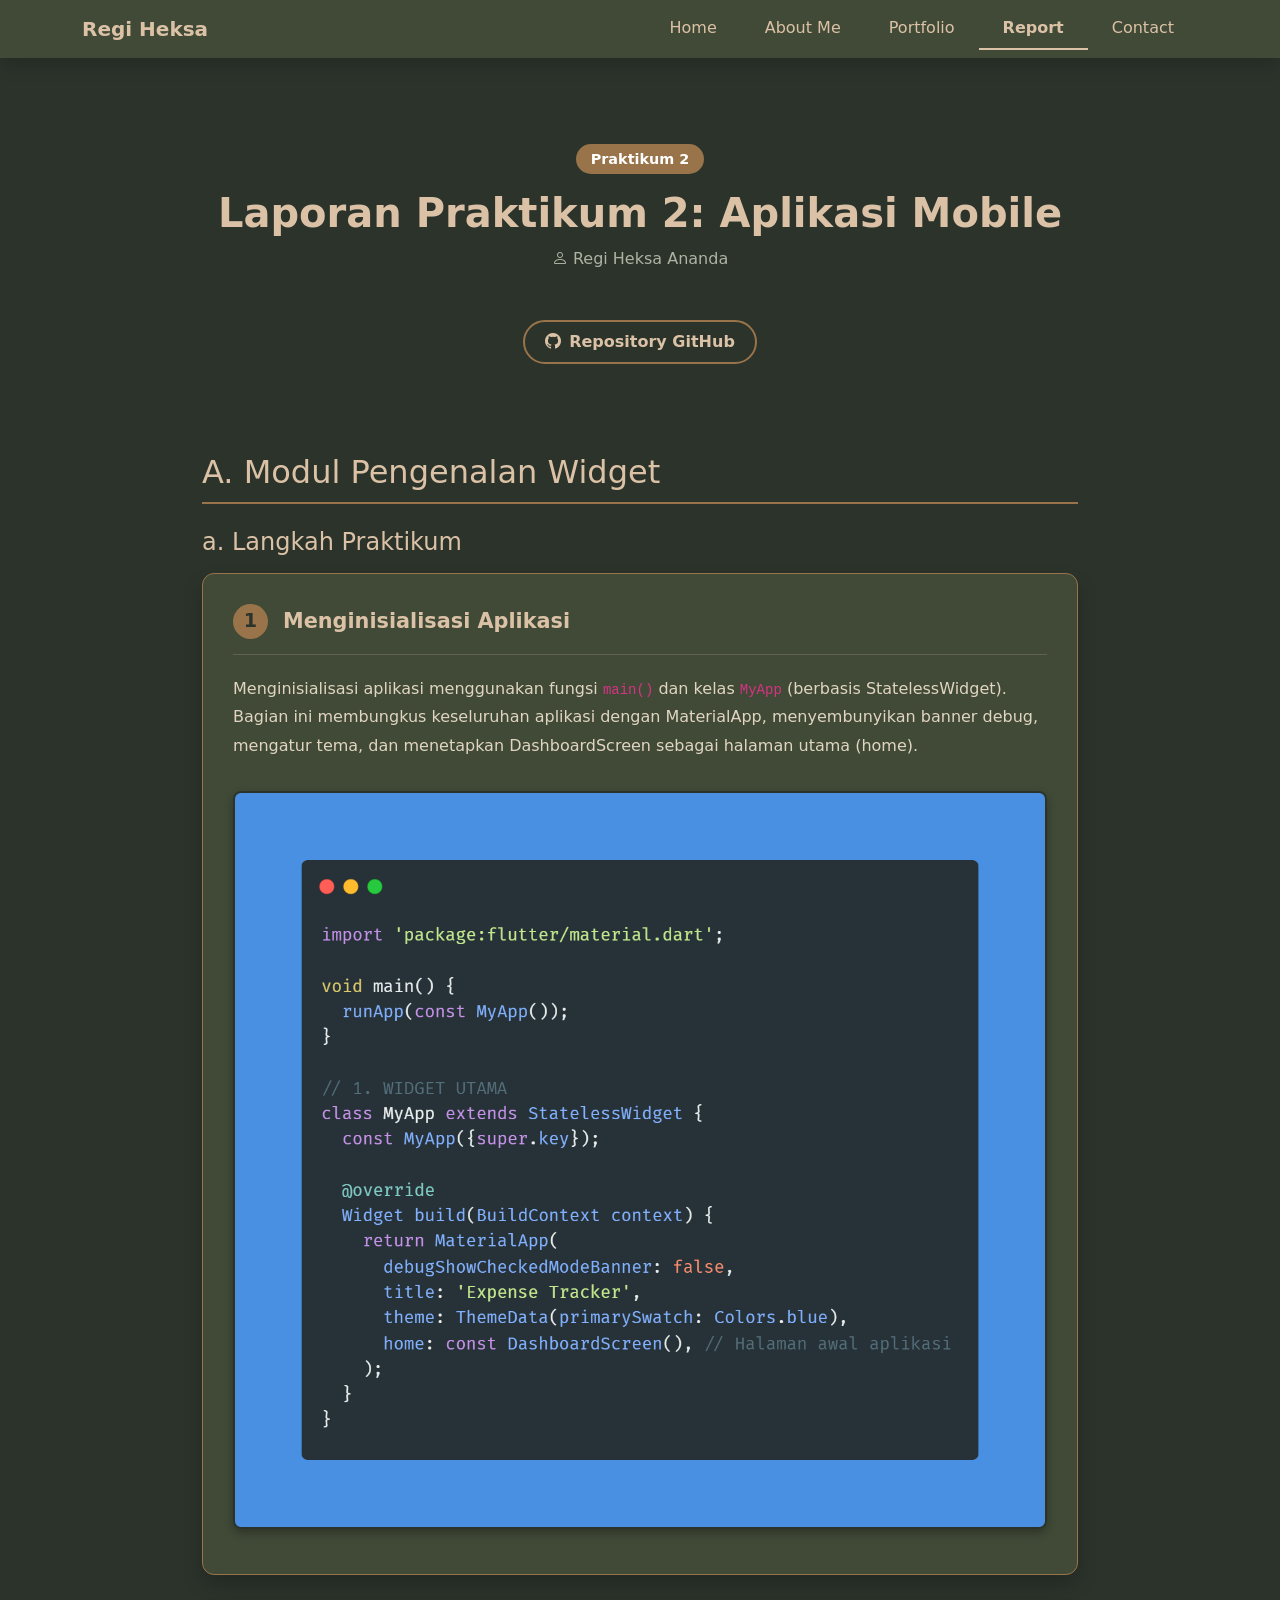
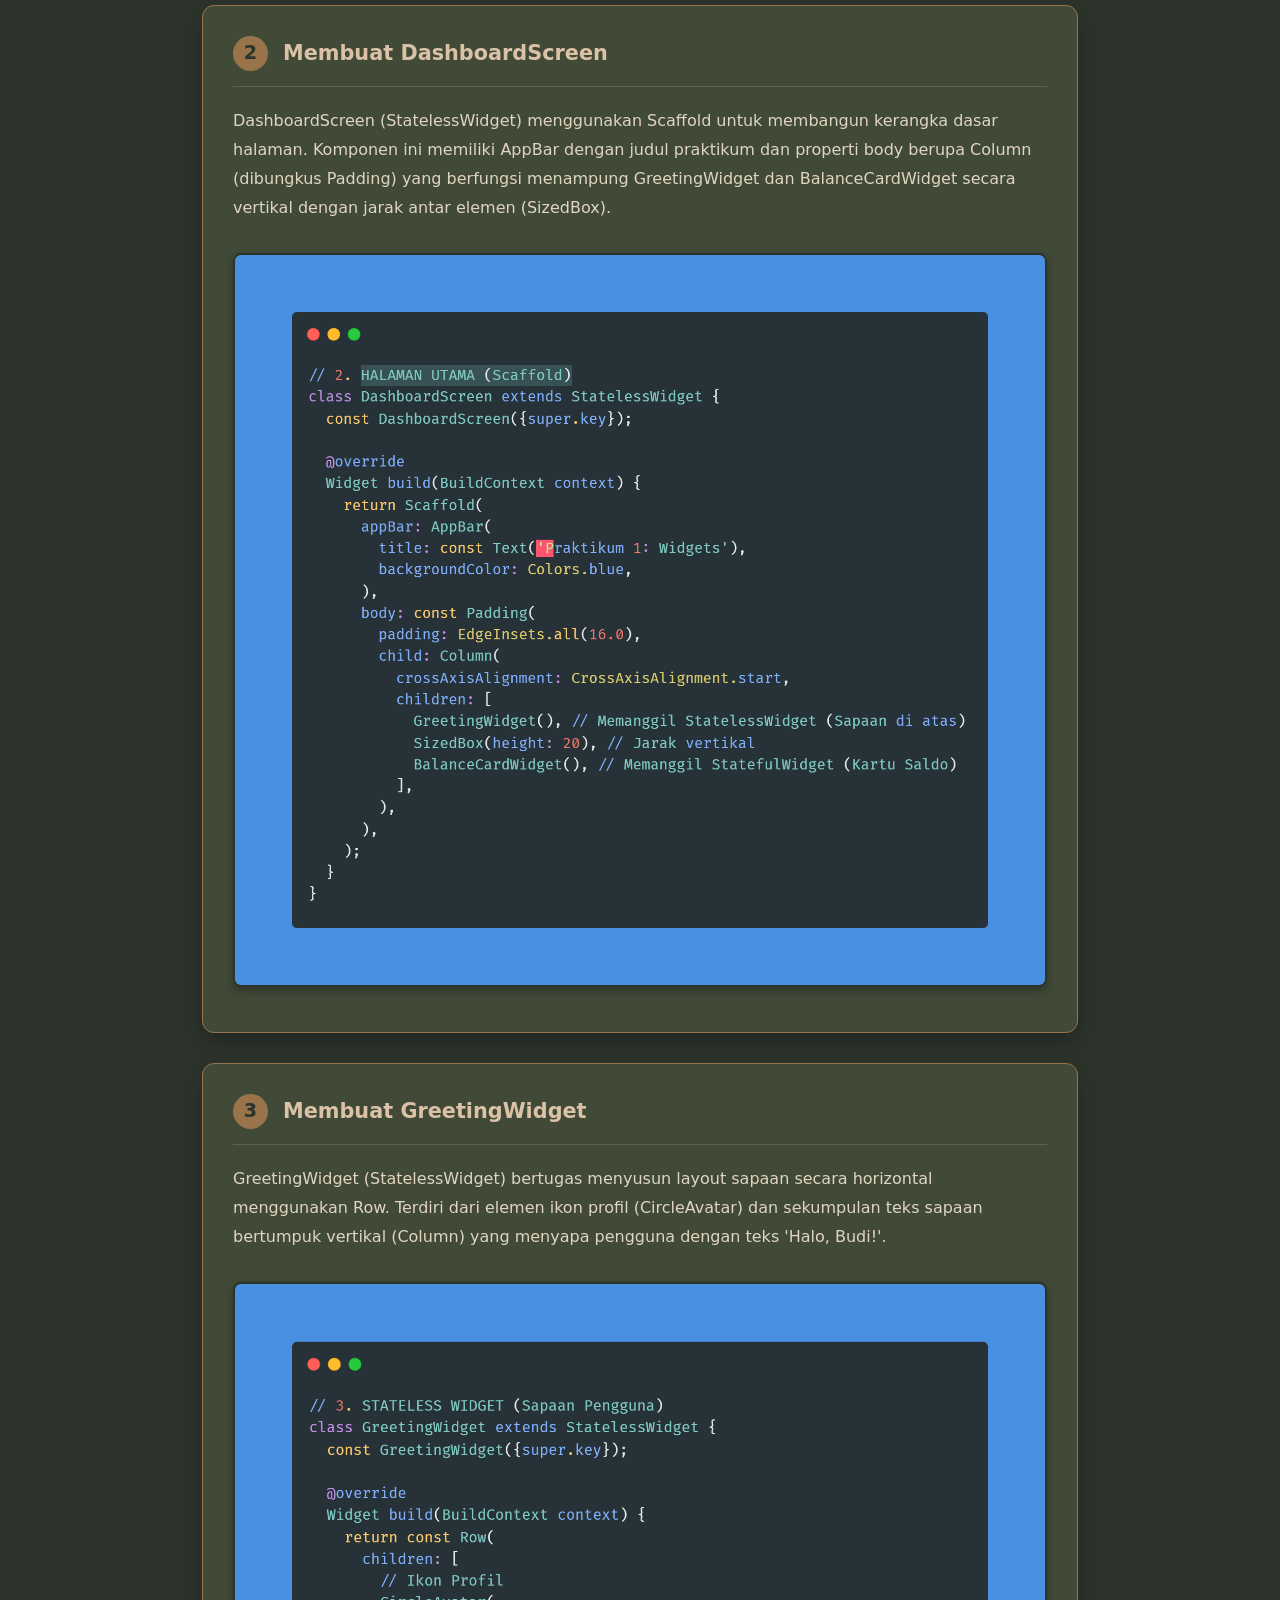
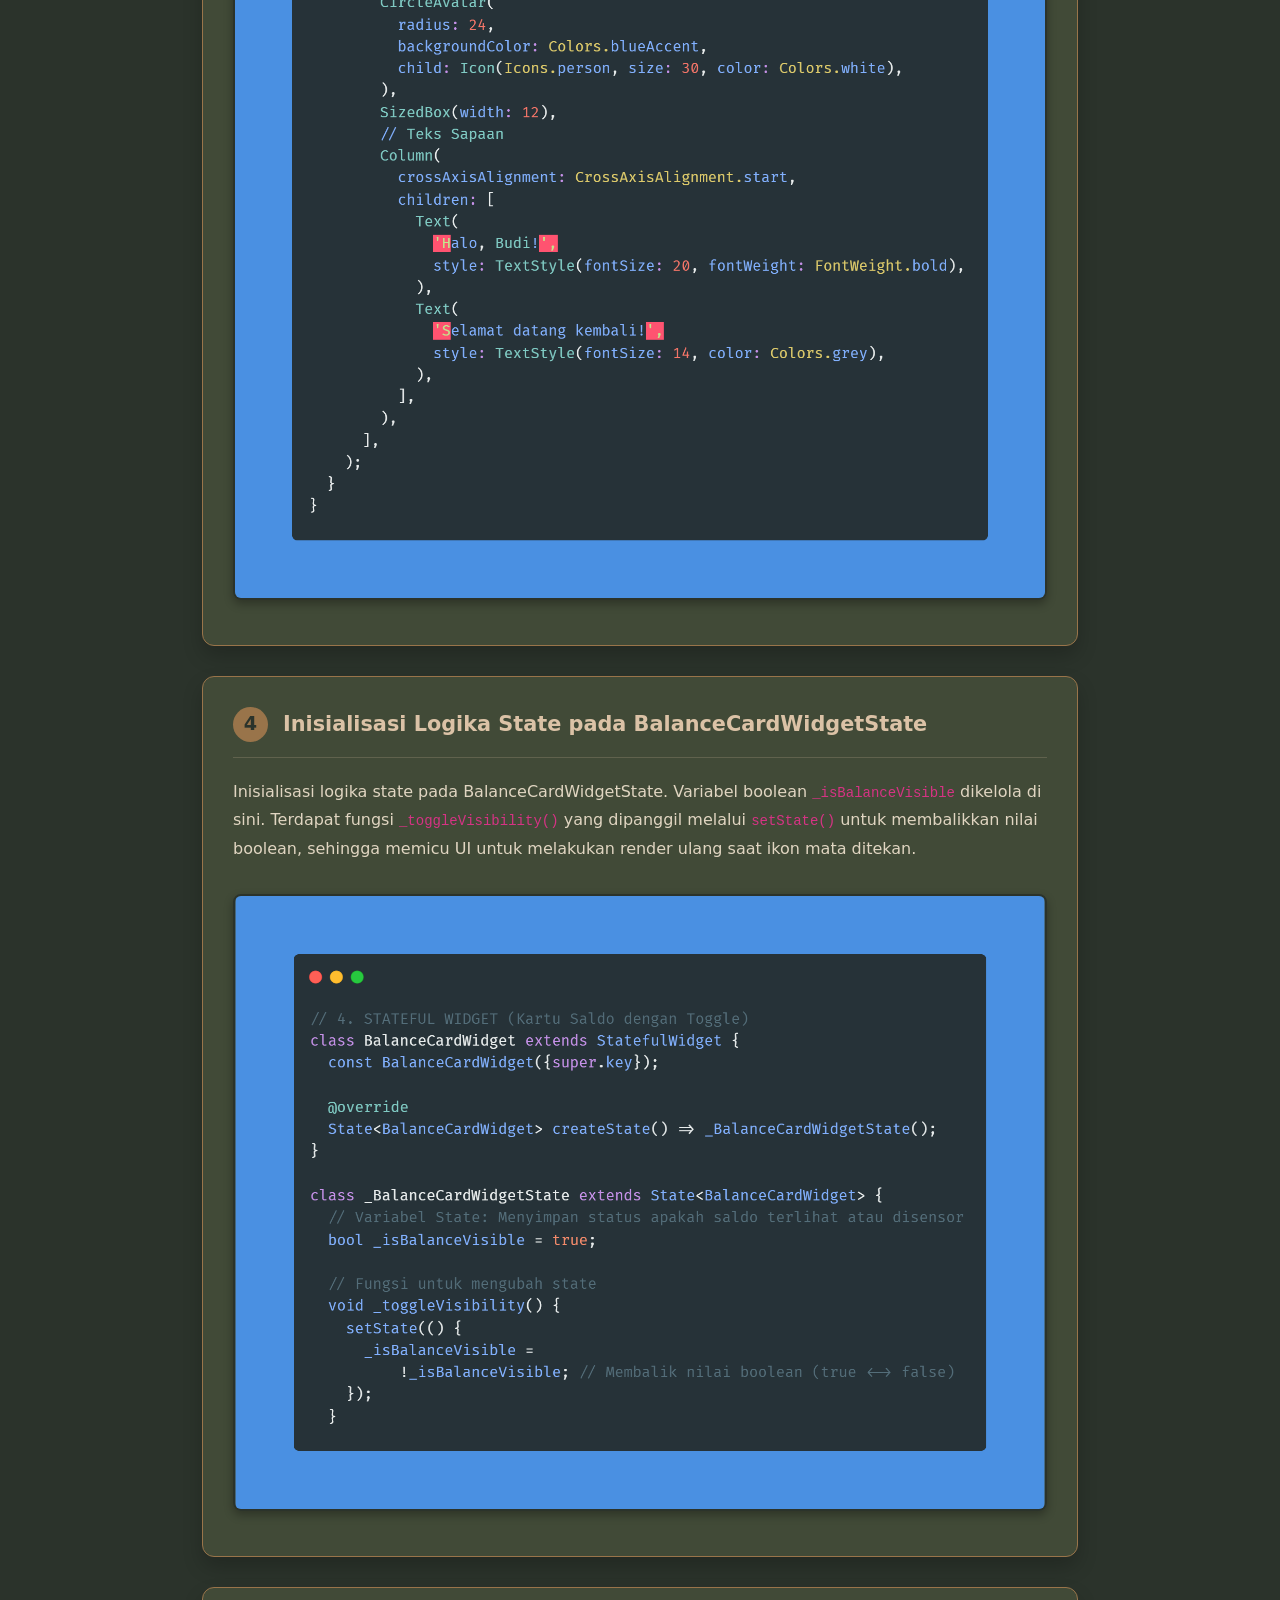
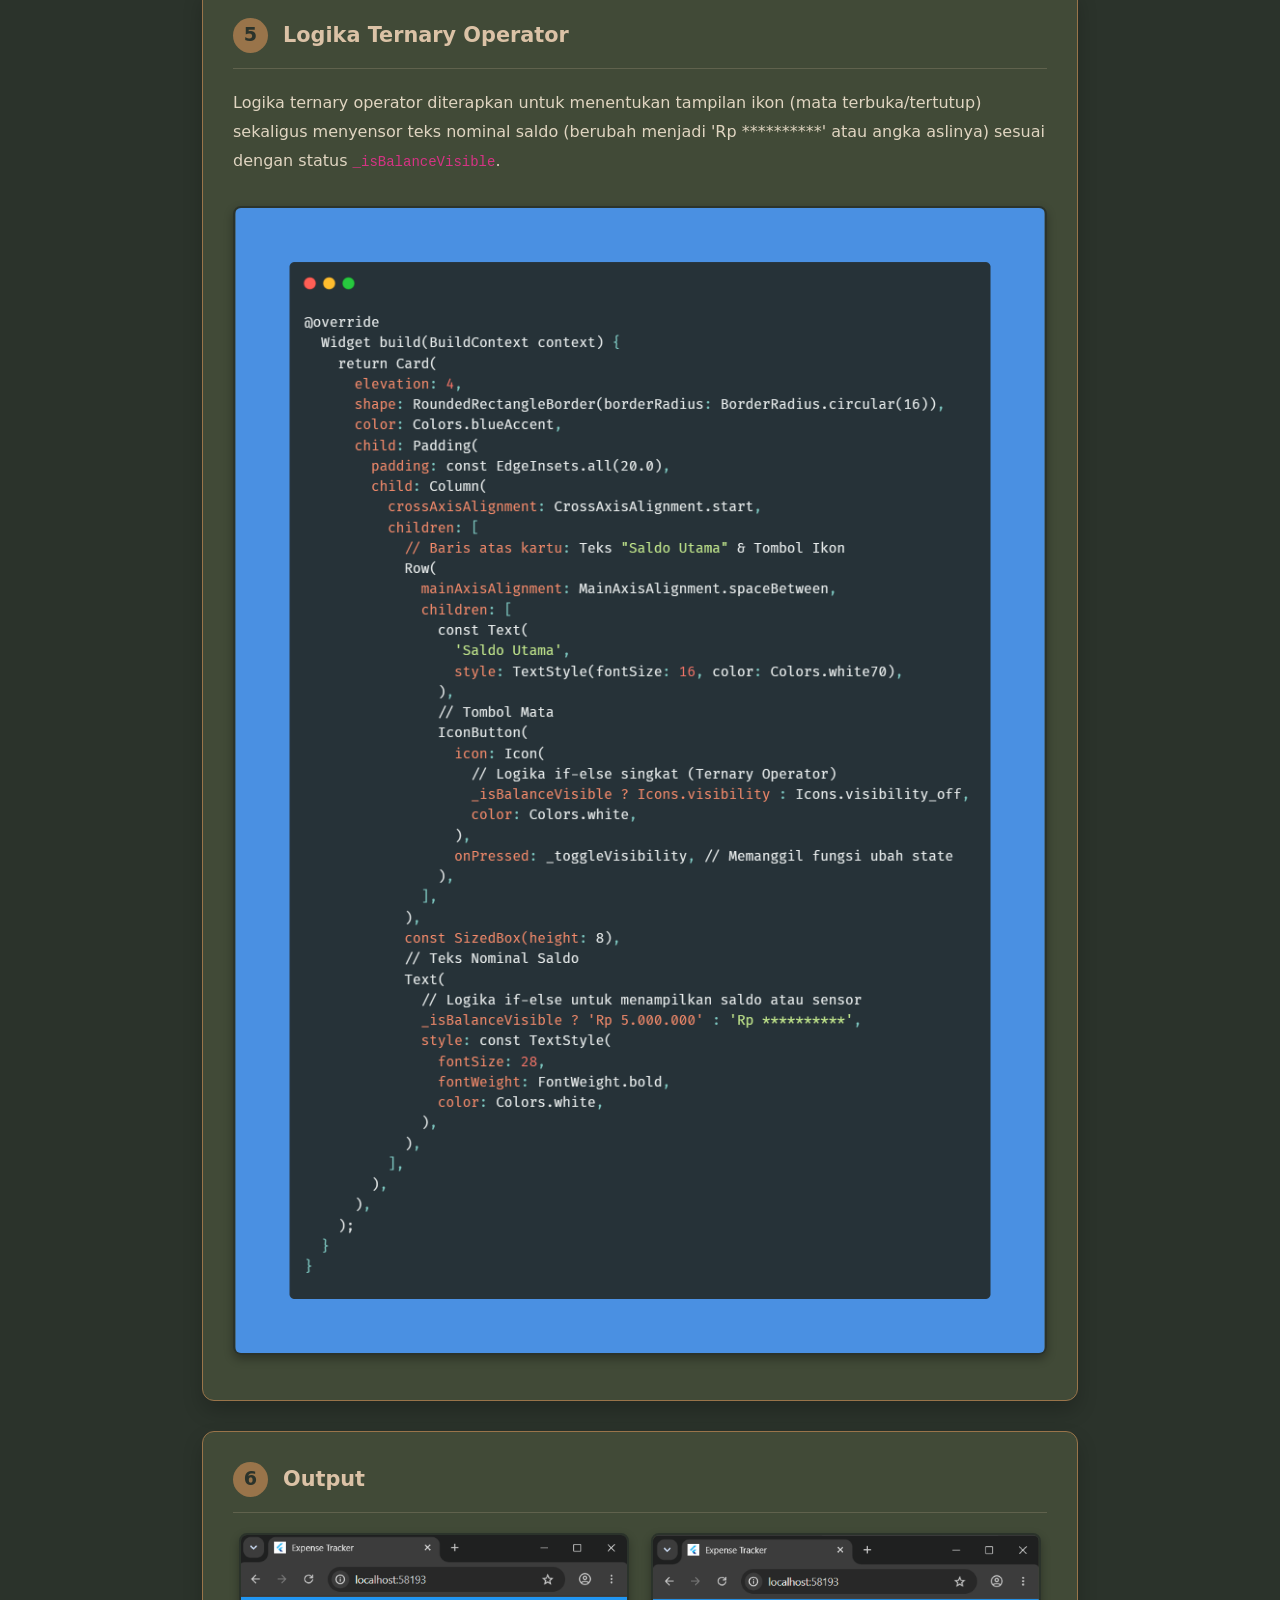
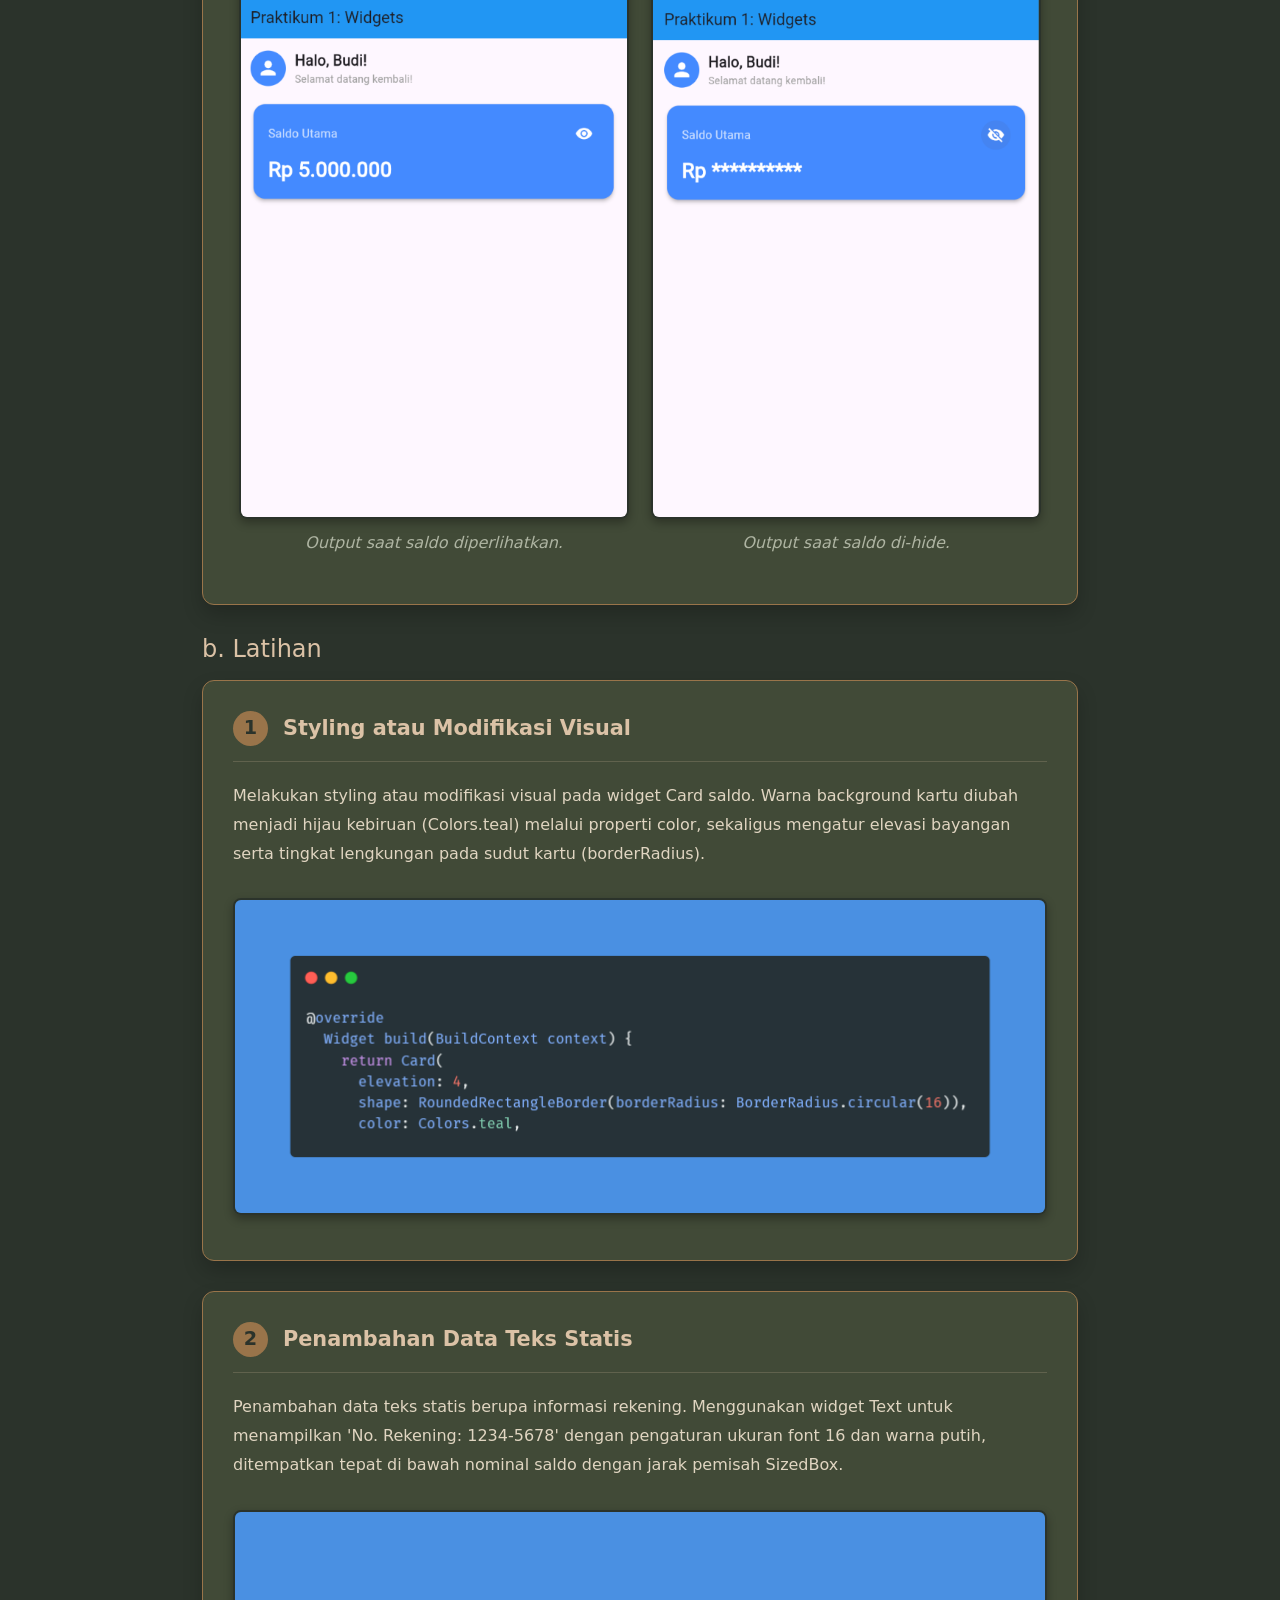
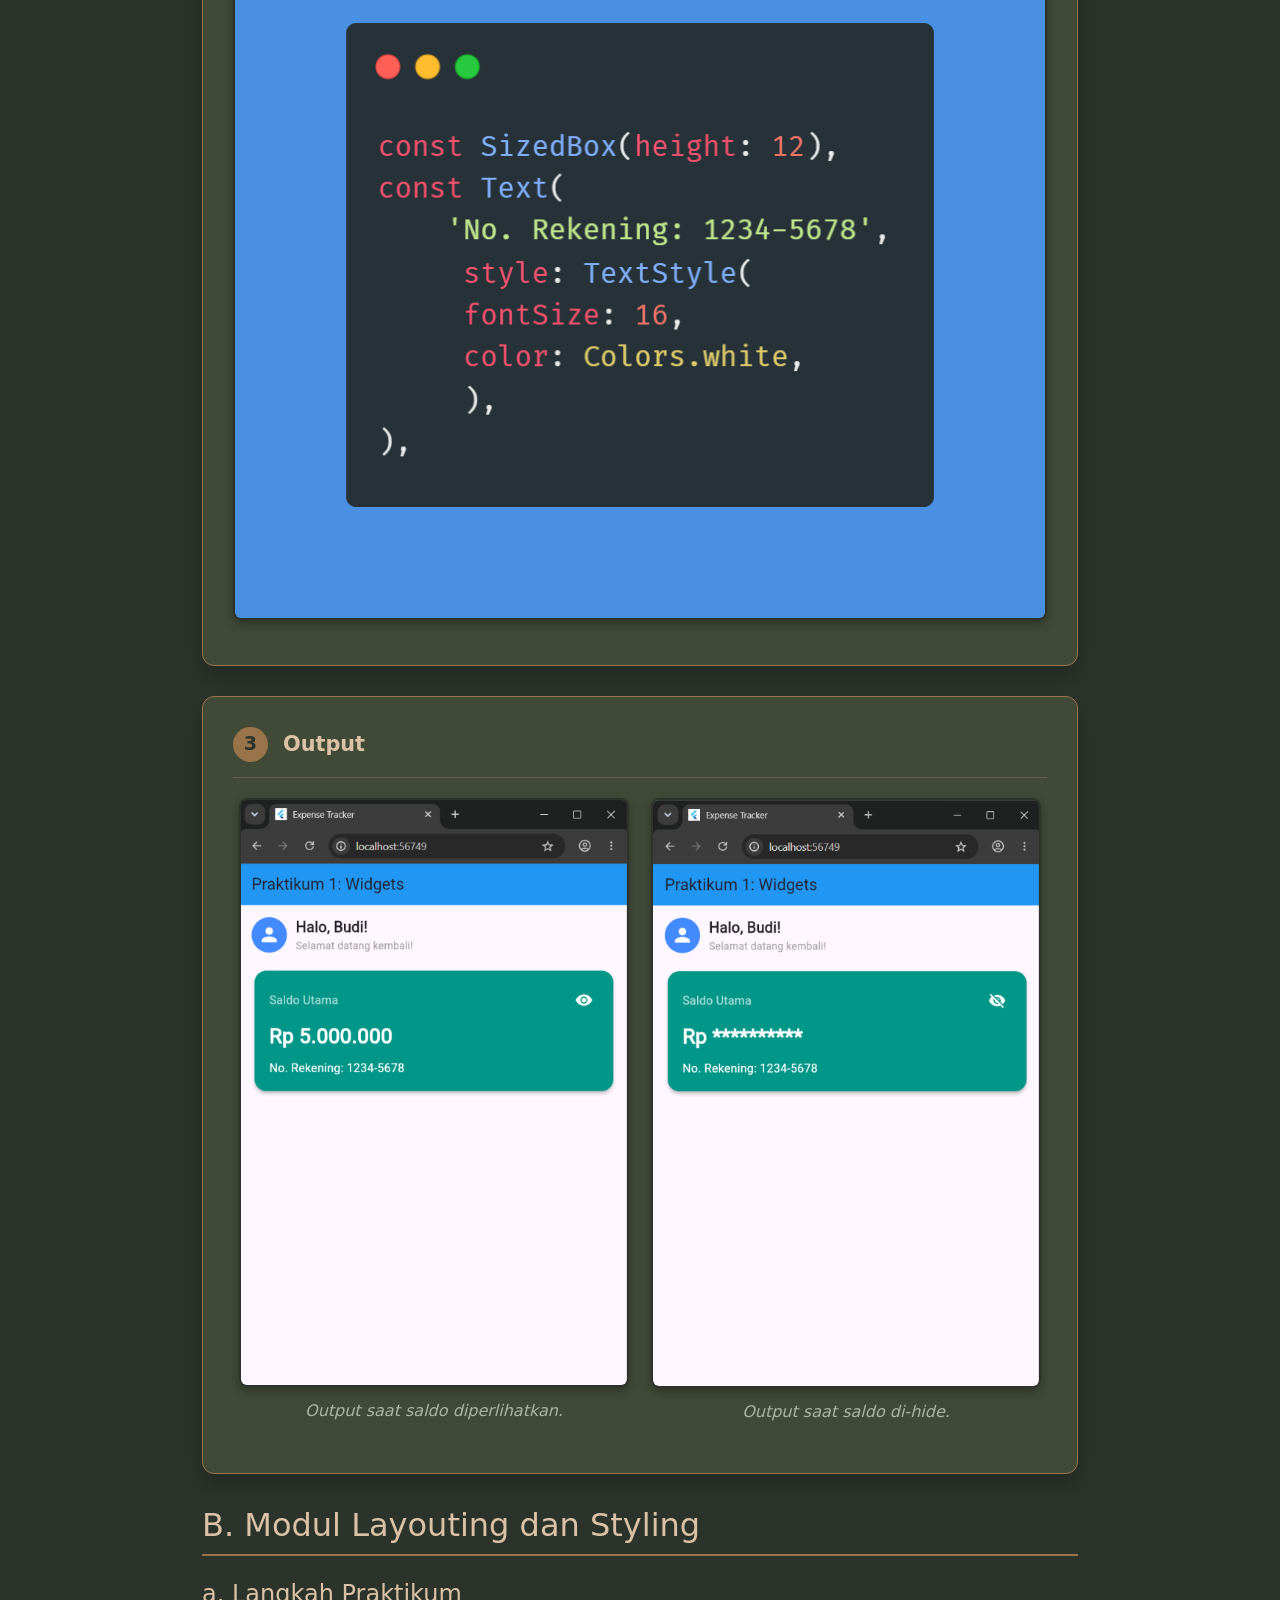
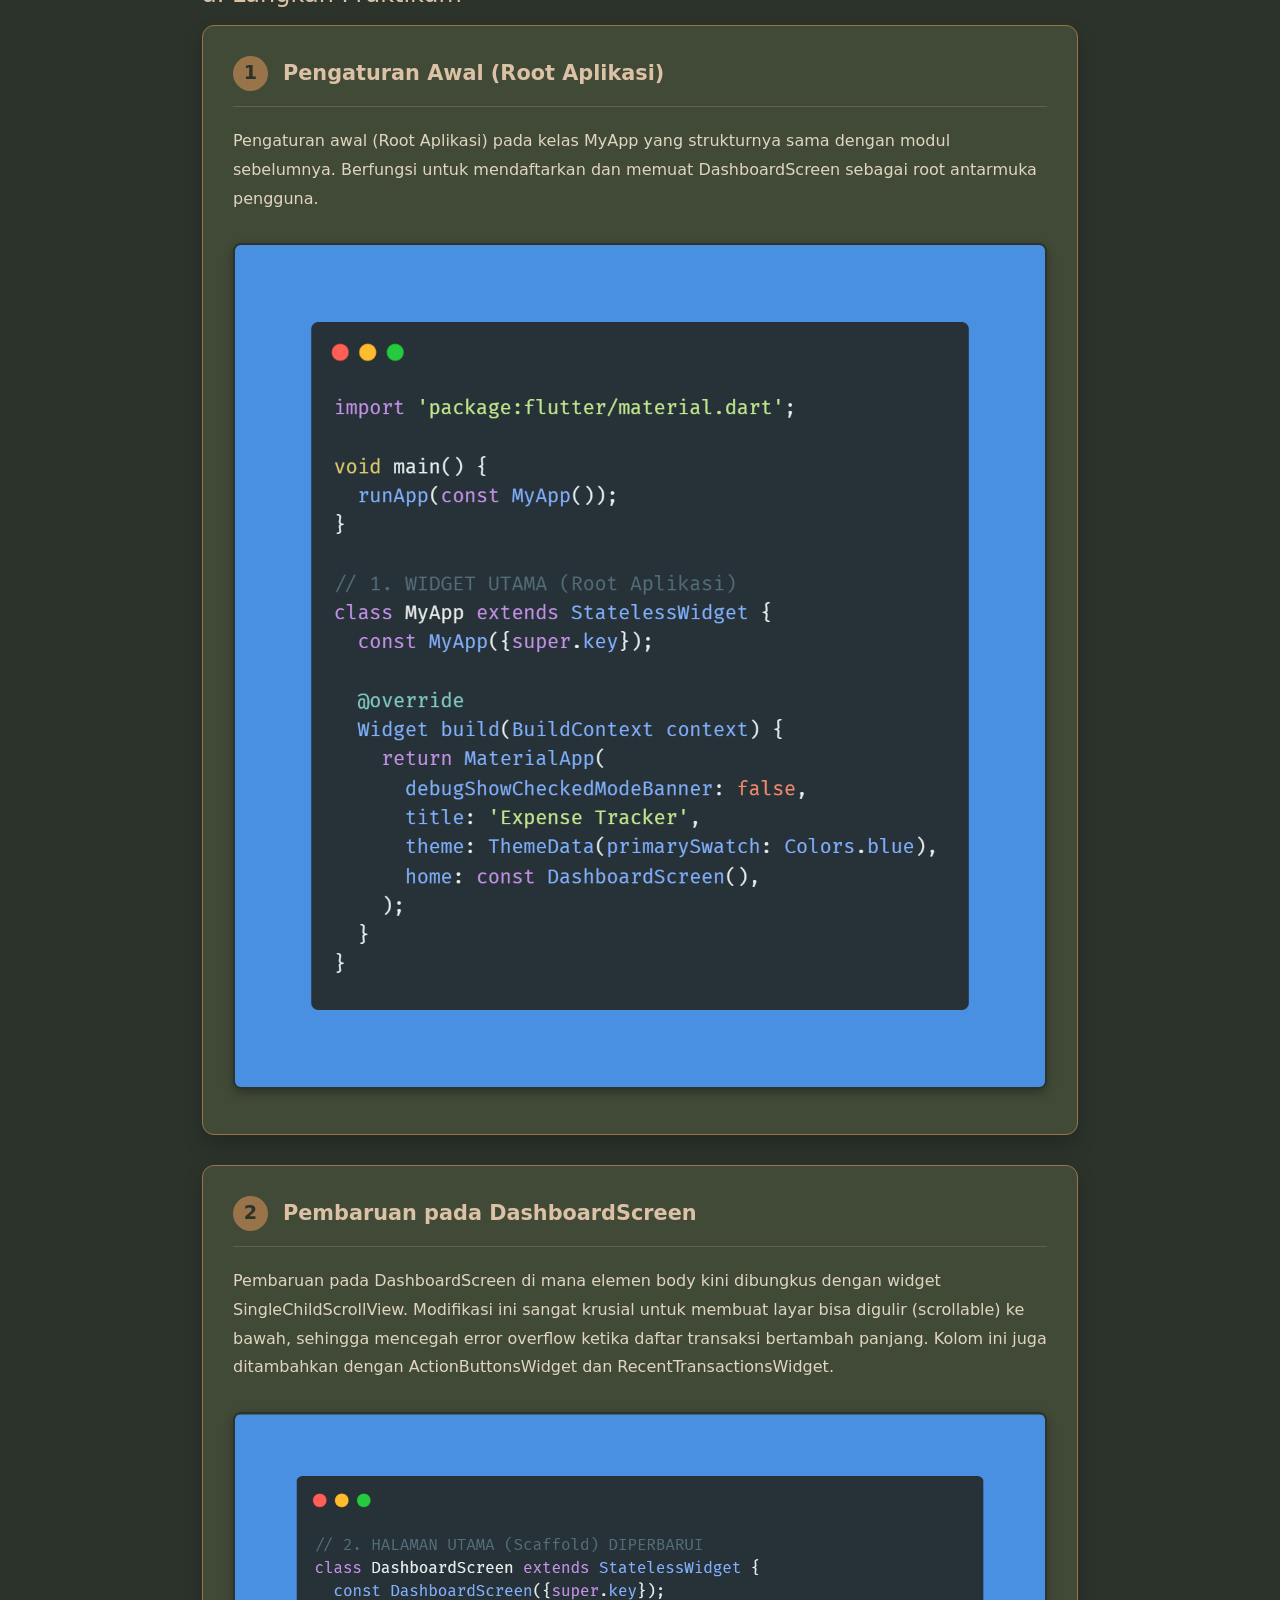
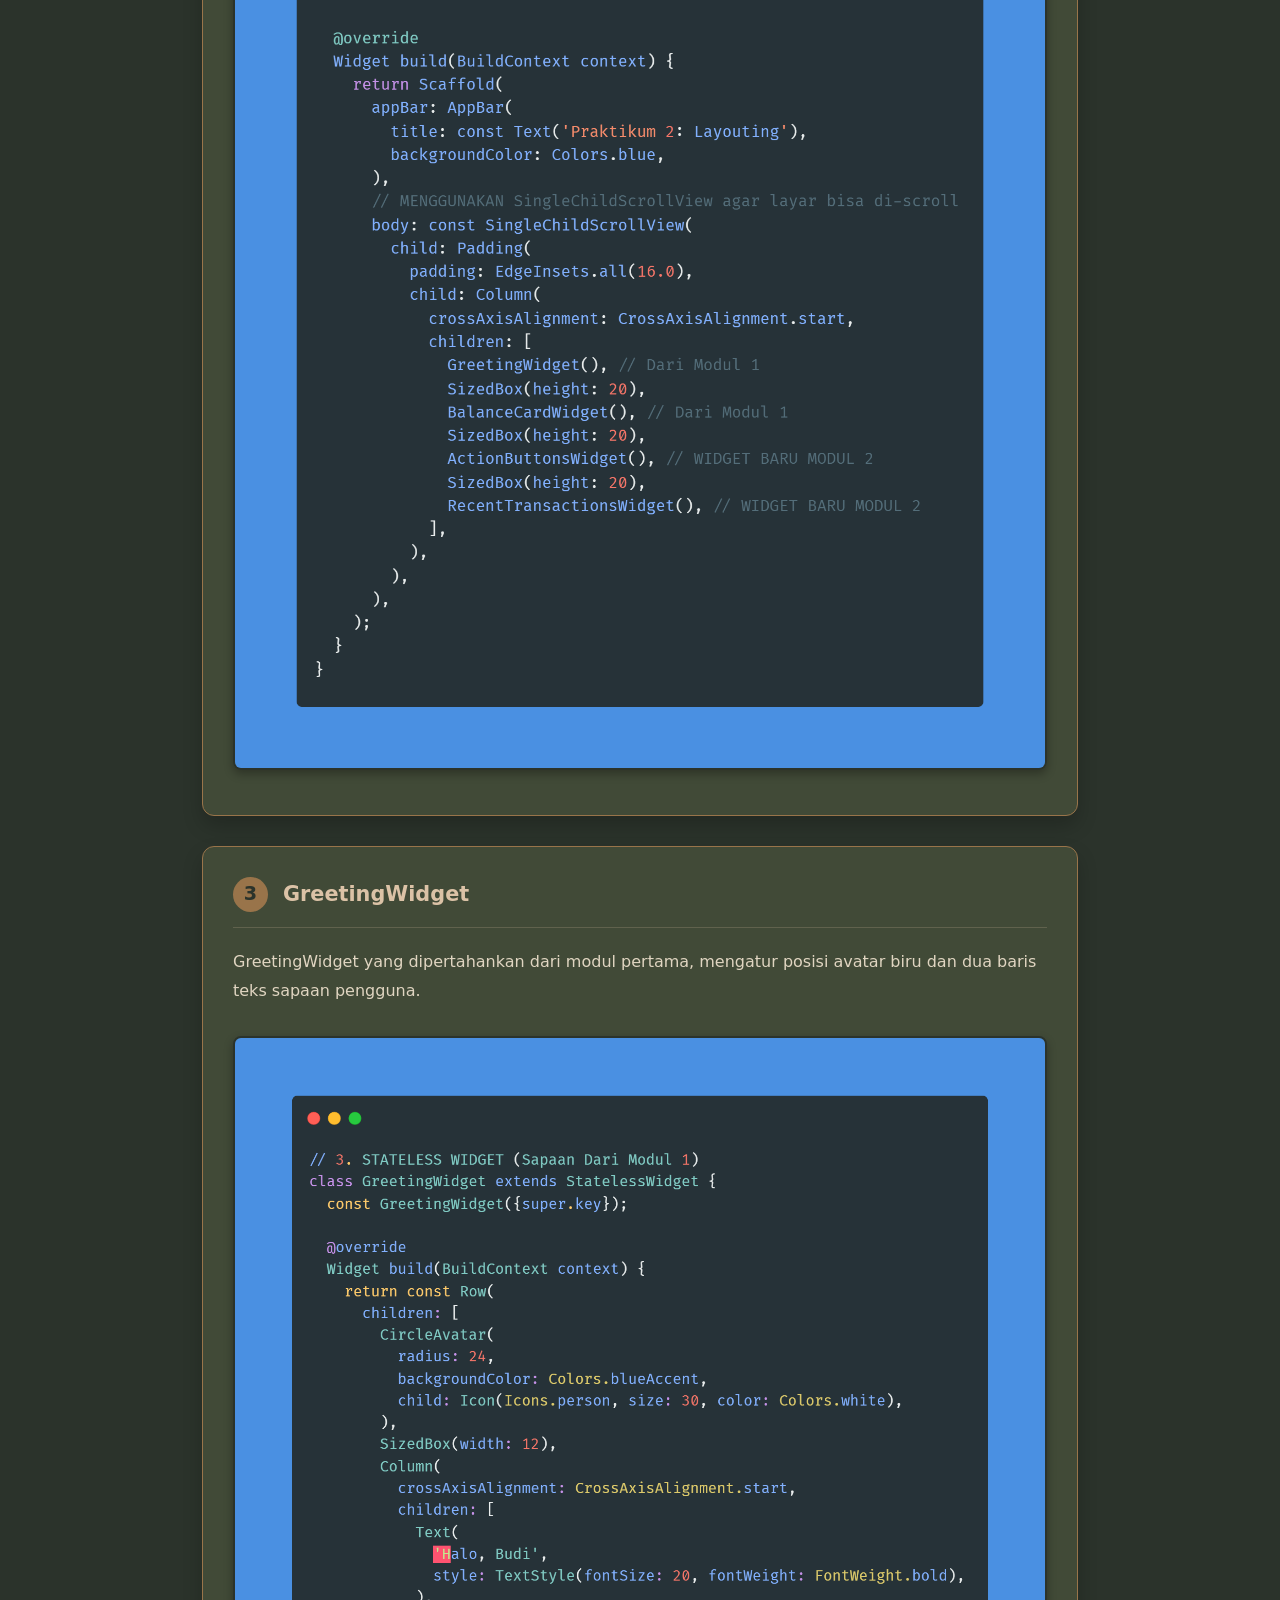
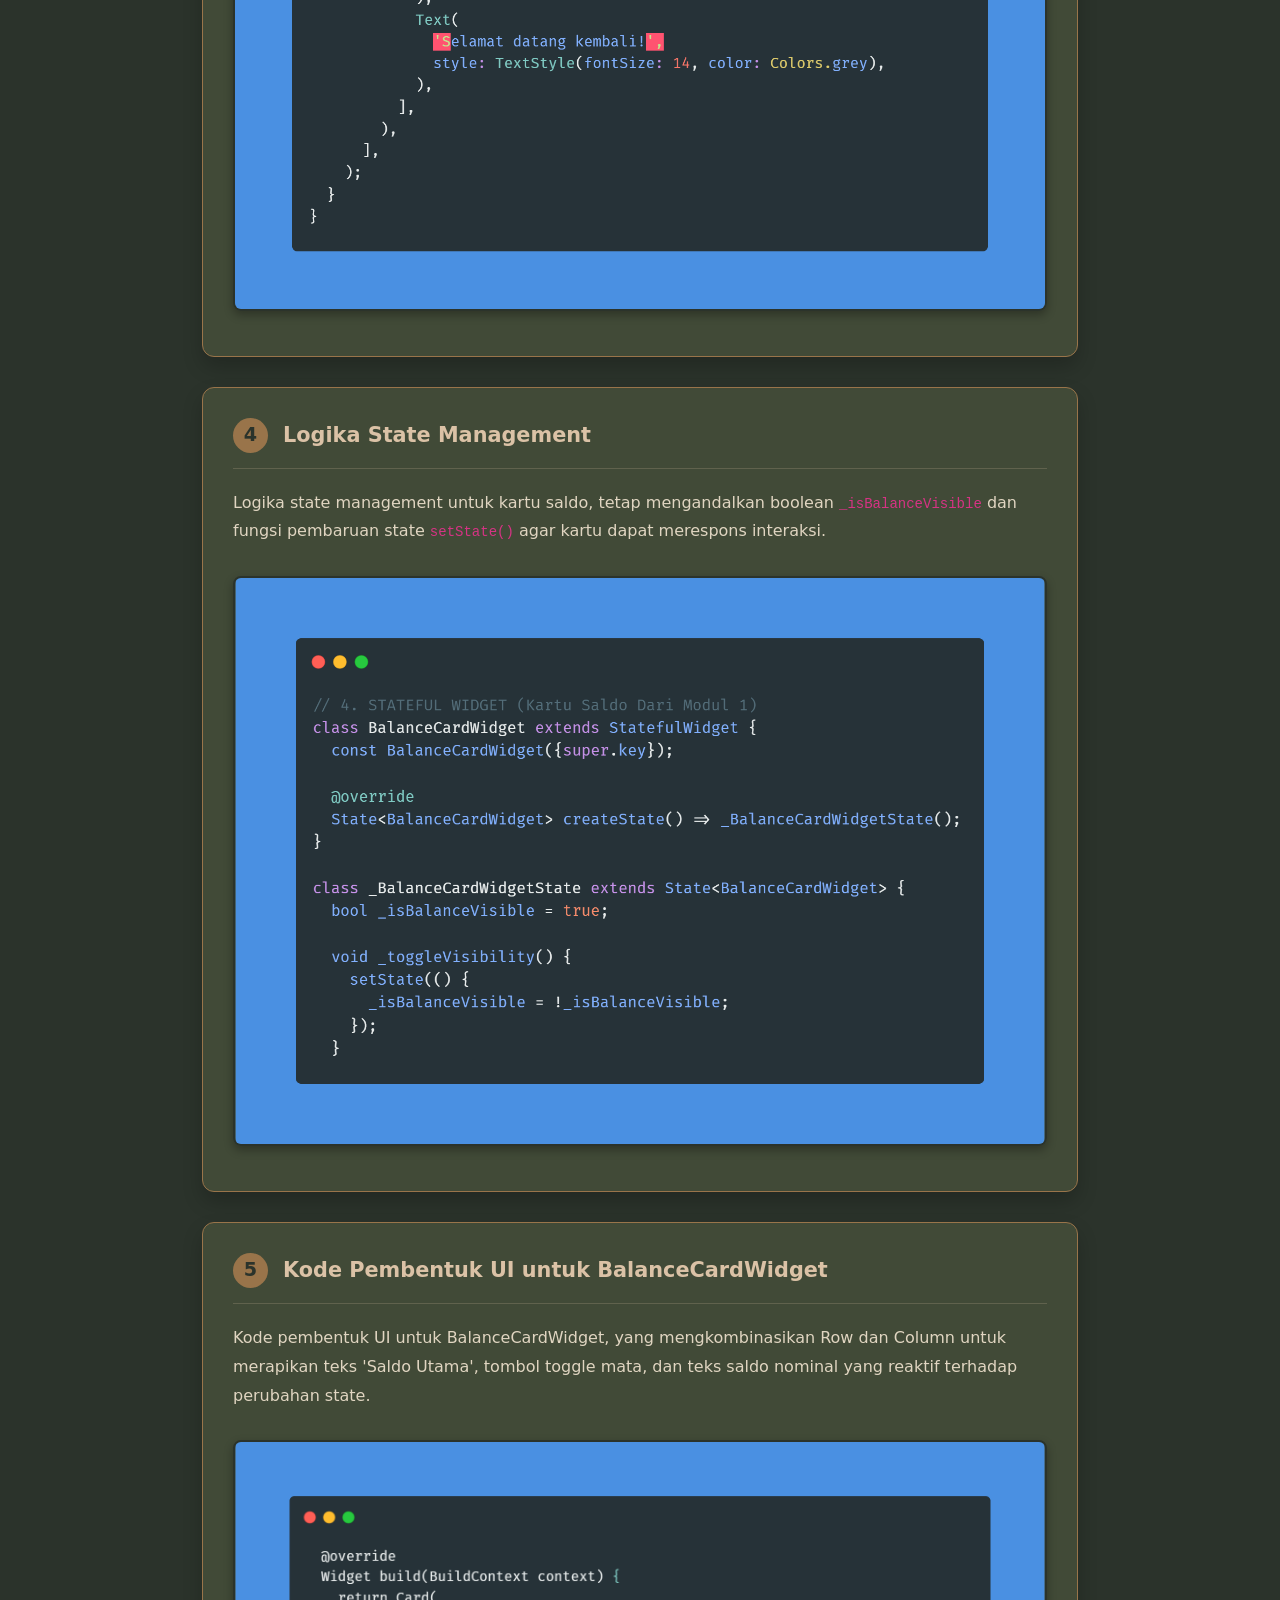
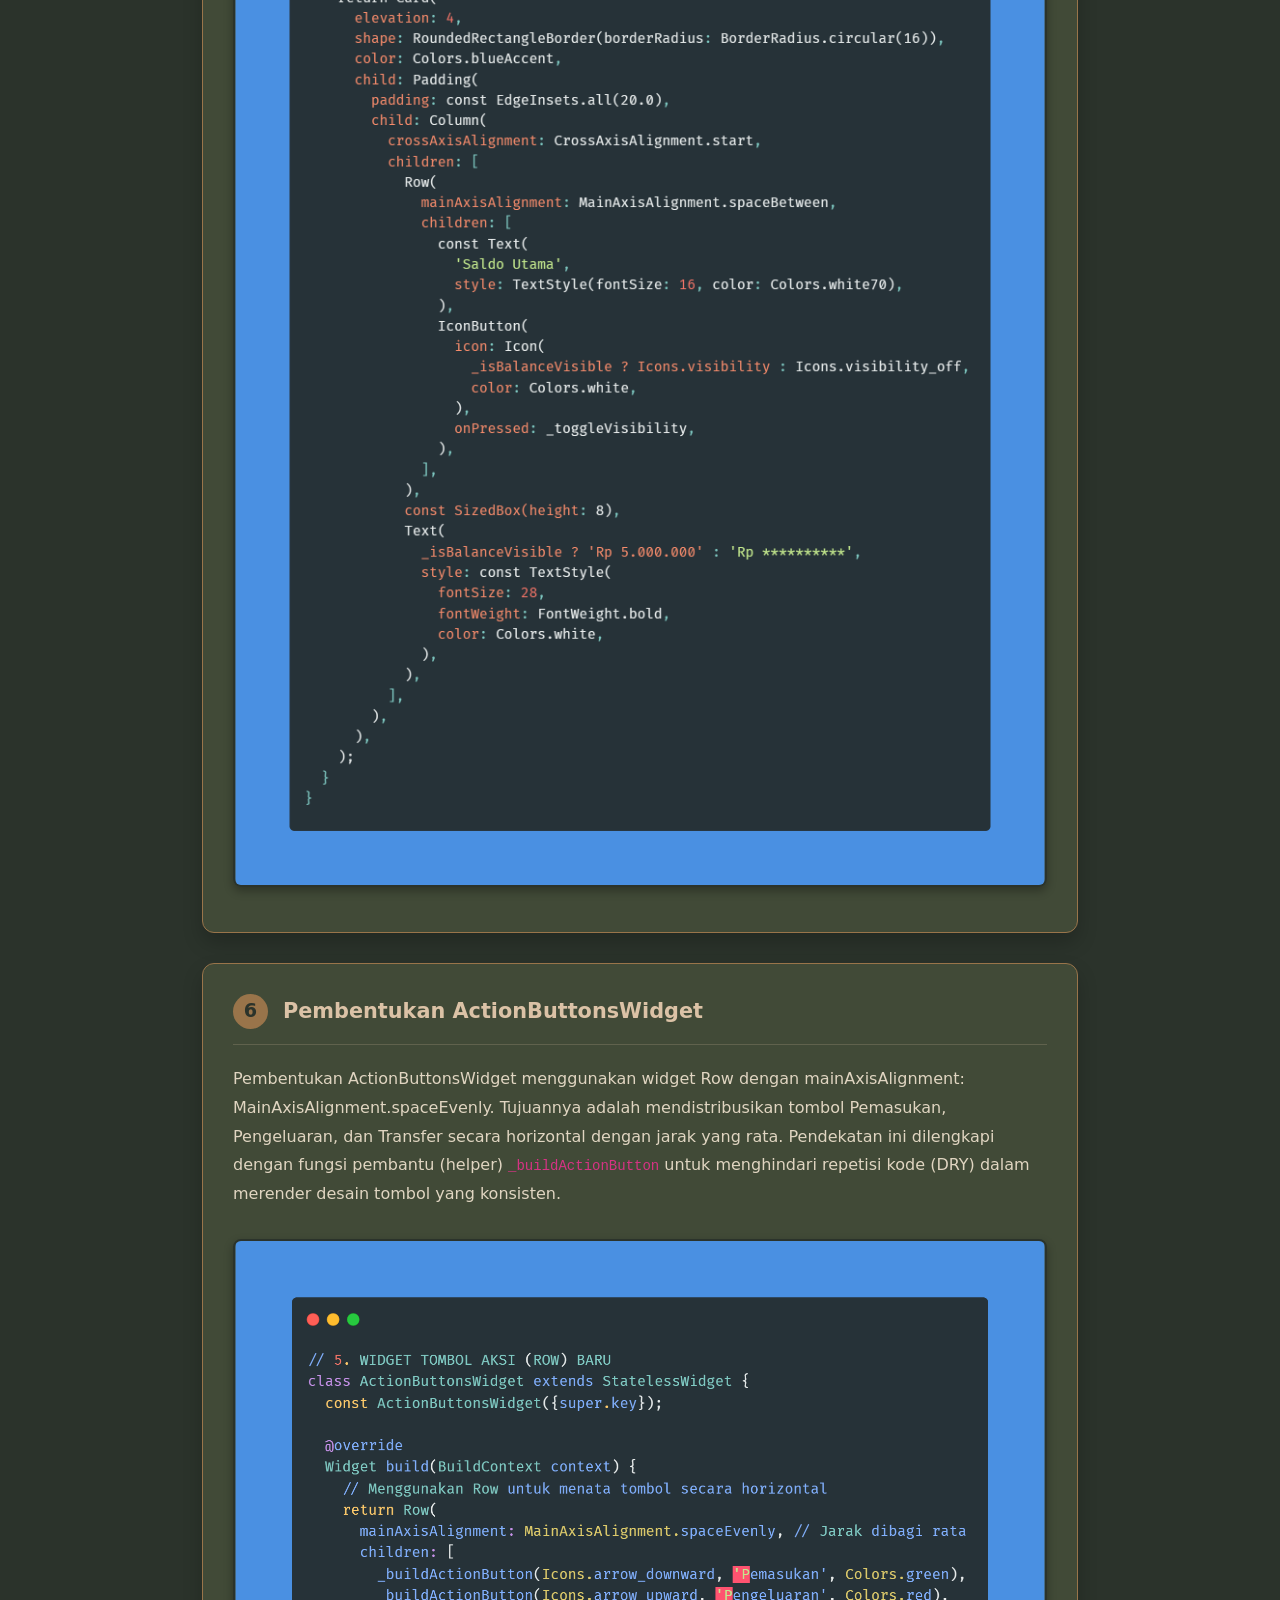
<file: Laprak_AppMob-2.html>
<!DOCTYPE html>
<html lang="en">
  <head>
    <!-- Required meta tags -->
    <meta charset="utf-8" />
    <meta name="viewport" content="width=device-width, initial-scale=1" />

    <!-- Bootstrap CSS -->
    <link href="https://cdn.jsdelivr.net/npm/bootstrap@5.0.2/dist/css/bootstrap.min.css" rel="stylesheet" integrity="sha384-EVSTQN3/azprG1Anm3QDgpJLIm9Nao0Yz1ztcQTwFspd3yD65VohhpuuCOmLASjC" crossorigin="anonymous" />
    <link rel="stylesheet" href="https://cdn.jsdelivr.net/npm/bootstrap-icons@1.13.1/font/bootstrap-icons.min.css" />

    <!-- CSS -->
    <link rel="stylesheet" href="style.css" />
    <style>
      body {
        background-color: #2b332b;
        color: #dbc2a6;
      }
      .report-hero {
        margin-top: 5rem;
        padding: 4rem 0 2rem 0;
        text-align: center;
      }
      .report-hero h1 {
        font-weight: bold;
        font-size: 2.5rem;
        color: #dbc2a6;
      }
      .report-hero .badge {
        background-color: #99744a;
        font-size: 0.9rem;
        padding: 8px 15px;
        border-radius: 20px;
        margin-bottom: 15px;
      }
      .report-hero p {
        color: #aeb4a2;
        margin-top: 10px;
      }
      .content-wrapper {
        max-width: 900px;
        margin: 0 auto;
        padding-bottom: 5rem;
      }
      .btn-laporan {
        position: center;
        background-color: transparent;
        color: #dbc2a6;
        font-weight: bold;
        border: 2px solid #99744a;
        width: 20%;
        padding: 8px;
        border-radius: 25px;
        transition: 0.3s;
        text-decoration: none;
        display: block;
        text-align: center;
        margin: 25px auto;
      }
      .btn-laporan:hover {
        background-color: #99744a;
        color: #2b332b;
      }

      .step-card {
        background-color: #414a37;
        border: 1px solid #99744a;
        border-radius: 12px;
        padding: 30px;
        margin-bottom: 30px;
        box-shadow: 0 10px 20px rgba(0,0,0,0.2);
      }
      .step-header {
        display: flex;
        align-items: center;
        margin-bottom: 20px;
        border-bottom: 1px solid rgba(219, 194, 166, 0.2);
        padding-bottom: 15px;
      }
      .step-number {
        background-color: #99744a;
        color: #2b332b;
        width: 35px;
        height: 35px;
        display: flex;
        justify-content: center;
        align-items: center;
        border-radius: 50%;
        font-weight: bold;
        font-size: 1.2rem;
        margin-right: 15px;
      }
      .step-title {
        font-size: 1.3rem;
        font-weight: bold;
        color: #dbc2a6;
        margin: 0;
      }
      .step-body {
        color: #e0d5c1;
        line-height: 1.8;
      }
      .step-body p {
        margin-bottom: 15px;
      }
      .step-body ul {
        margin-bottom: 15px;
      }
      .step-image {
        width: 100%;
        border-radius: 8px;
        border: 2px solid #2b332b;
        margin-top: 15px;
        margin-bottom: 15px;
        box-shadow: 0 4px 10px rgba(0,0,0,0.3);
      }
      .req-grid {
        display: grid;
        grid-template-columns: repeat(auto-fill, minmax(200px, 1fr));
        gap: 10px;
        margin-bottom: 20px;
      }
      .req-item {
        background-color: rgba(43, 51, 43, 0.5);
        padding: 8px 12px;
        border-radius: 5px;
        font-size: 0.9rem;
        border-left: 3px solid #99744a;
      }
      .module-title {
        margin-top: 2rem;
        margin-bottom: 1.5rem;
        padding-bottom: 10px;
        border-bottom: 2px solid #99744a;
        color: #dbc2a6;
      }
      .sub-title {
          font-size: 1.5rem;
          color: #dbc2a6;
          margin-top: 1.5rem;
          margin-bottom: 1rem;
      }
      .output-images {
          display: flex;
          justify-content: space-around;
          gap: 10px;
      }
      .output-images figure {
          text-align: center;
          width: 48%;
      }
      .output-images img {
          width: 100%;
          border-radius: 8px;
          border: 2px solid #2b332b;
          box-shadow: 0 4px 10px rgba(0,0,0,0.3);
      }
      .output-images figcaption {
          margin-top: 10px;
          font-style: italic;
          color: #aeb4a2;
      }
    </style>
    <title>Laporan Praktikum 2 - Aplikasi Mobile</title>
  </head>

  <body>
    <!-- Navbar -->
    <nav class="navbar fixed-top navbar-expand-lg navbar-dark bg-dark shadow">
      <div class="container">
        <a class="navbar-brand fw-bold" href="index.html">Regi Heksa</a>
        <button class="navbar-toggler" type="button" data-bs-toggle="collapse" data-bs-target="#navbarNav" aria-controls="navbarNav" aria-expanded="false" aria-label="Toggle navigation">
          <span class="navbar-toggler-icon"></span>
        </button>
        <div class="collapse navbar-collapse" id="navbarNav">
          <ul class="navbar-nav ms-auto">
            <li class="nav-item">
              <a class="nav-link px-lg-4" href="index.html">Home</a>
            </li>
            <li class="nav-item">
              <a class="nav-link px-lg-4" href="about.html">About Me</a>
            </li>
            <li class="nav-item">
              <a class="nav-link px-lg-4" href="portofolio.html">Portfolio</a>
            </li>
            <li class="nav-item">
              <a class="nav-link active px-lg-4" aria-current="page" href="report.html">Report</a>
            </li>
            <li class="nav-item">
              <a class="nav-link px-lg-4" href="contact.html">Contact</a>
            </li>
          </ul>
        </div>
      </div>
    </nav>
    <!-- End Navbar -->

    <!-- Hero Section -->
    <section class="report-hero container">
      <span class="badge">Praktikum 2</span>
      <h1>Laporan Praktikum 2: Aplikasi Mobile</h1>
      <p><i class="bi bi-person"></i> Regi Heksa Ananda</p>
      <div class="mt-4">
        <a href="https://github.com/Regi3051/PrakAppMob_B_2411533004" target="_blank" class="btn-laporan" style="width: auto; display: inline-block; padding: 8px 20px;">
          <i class="bi bi-github me-2"></i>Repository GitHub
        </a>
      </div>
    </section>

    <!-- Content Area -->
    <section class="container content-wrapper">
      
      <h2 class="module-title">A. Modul Pengenalan Widget</h2>
      <h3 class="sub-title">a. Langkah Praktikum</h3>

      <div class="step-card">
        <div class="step-header">
          <div class="step-number">1</div>
          <h3 class="step-title">Menginisialisasi Aplikasi</h3>
        </div>
        <div class="step-body">
          <p>Menginisialisasi aplikasi menggunakan fungsi <code>main()</code> dan kelas <code>MyApp</code> (berbasis StatelessWidget). Bagian ini membungkus keseluruhan aplikasi dengan MaterialApp, menyembunyikan banner debug, mengatur tema, dan menetapkan DashboardScreen sebagai halaman utama (home).</p>
          <img src="img/imglaprak/laprak_AppMob_2/widget/1-Widget-WidgetUtama.png" alt="Menginisialisasi Aplikasi" class="step-image">
        </div>
      </div>

      <div class="step-card">
        <div class="step-header">
          <div class="step-number">2</div>
          <h3 class="step-title">Membuat DashboardScreen</h3>
        </div>
        <div class="step-body">
          <p>DashboardScreen (StatelessWidget) menggunakan Scaffold untuk membangun kerangka dasar halaman. Komponen ini memiliki AppBar dengan judul praktikum dan properti body berupa Column (dibungkus Padding) yang berfungsi menampung GreetingWidget dan BalanceCardWidget secara vertikal dengan jarak antar elemen (SizedBox).</p>
          <img src="img/imglaprak/laprak_AppMob_2/widget/2-Widget-HalamanUtama(Scaffold).png" alt="Membuat DashboardScreen" class="step-image">
        </div>
      </div>

      <div class="step-card">
        <div class="step-header">
          <div class="step-number">3</div>
          <h3 class="step-title">Membuat GreetingWidget</h3>
        </div>
        <div class="step-body">
          <p>GreetingWidget (StatelessWidget) bertugas menyusun layout sapaan secara horizontal menggunakan Row. Terdiri dari elemen ikon profil (CircleAvatar) dan sekumpulan teks sapaan bertumpuk vertikal (Column) yang menyapa pengguna dengan teks 'Halo, Budi!'.</p>
          <img src="img/imglaprak/laprak_AppMob_2/widget/3-Widget-StatelessWidget(SapaanPengguna).png" alt="Membuat GreetingWidget" class="step-image">
        </div>
      </div>

      <div class="step-card">
        <div class="step-header">
          <div class="step-number">4</div>
          <h3 class="step-title">Inisialisasi Logika State pada BalanceCardWidgetState</h3>
        </div>
        <div class="step-body">
          <p>Inisialisasi logika state pada BalanceCardWidgetState. Variabel boolean <code>_isBalanceVisible</code> dikelola di sini. Terdapat fungsi <code>_toggleVisibility()</code> yang dipanggil melalui <code>setState()</code> untuk membalikkan nilai boolean, sehingga memicu UI untuk melakukan render ulang saat ikon mata ditekan.</p>
          <img src="img/imglaprak/laprak_AppMob_2/widget/4-Widget-StatefullWidget(KartuSaldo).png" alt="Inisialisasi Logika State" class="step-image">
        </div>
      </div>

      <div class="step-card">
        <div class="step-header">
          <div class="step-number">5</div>
          <h3 class="step-title">Logika Ternary Operator</h3>
        </div>
        <div class="step-body">
          <p>Logika ternary operator diterapkan untuk menentukan tampilan ikon (mata terbuka/tertutup) sekaligus menyensor teks nominal saldo (berubah menjadi 'Rp **********' atau angka aslinya) sesuai dengan status <code>_isBalanceVisible</code>.</p>
          <img src="img/imglaprak/laprak_AppMob_2/widget/5-Widget-WidgetBuild.png" alt="Logika Ternary Operator" class="step-image">
        </div>
      </div>

      <div class="step-card">
        <div class="step-header">
          <div class="step-number">6</div>
          <h3 class="step-title">Output</h3>
        </div>
        <div class="step-body">
          <div class="output-images">
              <figure>
                  <img src="img/imglaprak/laprak_AppMob_2/widget/6-Widget-OutputShowSaldo.png" alt="Output saat saldo diperlihatkan">
                  <figcaption>Output saat saldo diperlihatkan.</figcaption>
              </figure>
              <figure>
                  <img src="img/imglaprak/laprak_AppMob_2/widget/6-Widget-OutputHideSaldo.png" alt="Output saat saldo di-hide">
                  <figcaption>Output saat saldo di-hide.</figcaption>
              </figure>
          </div>
        </div>
      </div>

      <h3 class="sub-title">b. Latihan</h3>
      
      <div class="step-card">
        <div class="step-header">
          <div class="step-number">1</div>
          <h3 class="step-title">Styling atau Modifikasi Visual</h3>
        </div>
        <div class="step-body">
          <p>Melakukan styling atau modifikasi visual pada widget Card saldo. Warna background kartu diubah menjadi hijau kebiruan (Colors.teal) melalui properti color, sekaligus mengatur elevasi bayangan serta tingkat lengkungan pada sudut kartu (borderRadius).</p>
          <img src="img/imglaprak/laprak_AppMob_2/widget/7-Widget-Latihan(Colors-teal).png" alt="Styling Visual" class="step-image">
        </div>
      </div>

      <div class="step-card">
        <div class="step-header">
          <div class="step-number">2</div>
          <h3 class="step-title">Penambahan Data Teks Statis</h3>
        </div>
        <div class="step-body">
          <p>Penambahan data teks statis berupa informasi rekening. Menggunakan widget Text untuk menampilkan 'No. Rekening: 1234-5678' dengan pengaturan ukuran font 16 dan warna putih, ditempatkan tepat di bawah nominal saldo dengan jarak pemisah SizedBox.</p>
          <img src="img/imglaprak/laprak_AppMob_2/widget/8-Widget-TextRekening.png" alt="Data Teks Statis" class="step-image">
        </div>
      </div>

      <div class="step-card">
        <div class="step-header">
          <div class="step-number">3</div>
          <h3 class="step-title">Output</h3>
        </div>
        <div class="step-body">
          <div class="output-images">
              <figure>
                  <img src="img/imglaprak/laprak_AppMob_2/widget/9-Widget-OutputShowSaldo.png" alt="Output saat saldo diperlihatkan">
                  <figcaption>Output saat saldo diperlihatkan.</figcaption>
              </figure>
              <figure>
                  <img src="img/imglaprak/laprak_AppMob_2/widget/9-Widget-OutputHideSaldo.png" alt="Output saat saldo di-hide">
                  <figcaption>Output saat saldo di-hide.</figcaption>
              </figure>
          </div>
        </div>
      </div>


      <h2 class="module-title">B. Modul Layouting dan Styling</h2>
      <h3 class="sub-title">a. Langkah Praktikum</h3>

      <div class="step-card">
        <div class="step-header">
          <div class="step-number">1</div>
          <h3 class="step-title">Pengaturan Awal (Root Aplikasi)</h3>
        </div>
        <div class="step-body">
          <p>Pengaturan awal (Root Aplikasi) pada kelas MyApp yang strukturnya sama dengan modul sebelumnya. Berfungsi untuk mendaftarkan dan memuat DashboardScreen sebagai root antarmuka pengguna.</p>
          <img src="img/imglaprak/laprak_AppMob_2/layouting-styling/1-LayoutingStyling-WidgetUtama.png" alt="Pengaturan Awal" class="step-image">
        </div>
      </div>

      <div class="step-card">
        <div class="step-header">
          <div class="step-number">2</div>
          <h3 class="step-title">Pembaruan pada DashboardScreen</h3>
        </div>
        <div class="step-body">
          <p>Pembaruan pada DashboardScreen di mana elemen body kini dibungkus dengan widget SingleChildScrollView. Modifikasi ini sangat krusial untuk membuat layar bisa digulir (scrollable) ke bawah, sehingga mencegah error overflow ketika daftar transaksi bertambah panjang. Kolom ini juga ditambahkan dengan ActionButtonsWidget dan RecentTransactionsWidget.</p>
          <img src="img/imglaprak/laprak_AppMob_2/layouting-styling/2-LayoutingStyling-HalamanUtama(Scaffold)Diperbarui.png" alt="Pembaruan pada DashboardScreen" class="step-image">
        </div>
      </div>

      <div class="step-card">
        <div class="step-header">
          <div class="step-number">3</div>
          <h3 class="step-title">GreetingWidget</h3>
        </div>
        <div class="step-body">
          <p>GreetingWidget yang dipertahankan dari modul pertama, mengatur posisi avatar biru dan dua baris teks sapaan pengguna.</p>
          <img src="img/imglaprak/laprak_AppMob_2/layouting-styling/3-LayoutingStyling-StatelessWidget(SapaanPengguna).png" alt="GreetingWidget" class="step-image">
        </div>
      </div>

      <div class="step-card">
        <div class="step-header">
          <div class="step-number">4</div>
          <h3 class="step-title">Logika State Management</h3>
        </div>
        <div class="step-body">
          <p>Logika state management untuk kartu saldo, tetap mengandalkan boolean <code>_isBalanceVisible</code> dan fungsi pembaruan state <code>setState()</code> agar kartu dapat merespons interaksi.</p>
          <img src="img/imglaprak/laprak_AppMob_2/layouting-styling/4-LayoutingStyling-StatefullWidget(KartuSaldo).png" alt="Logika State Management" class="step-image">
        </div>
      </div>

      <div class="step-card">
        <div class="step-header">
          <div class="step-number">5</div>
          <h3 class="step-title">Kode Pembentuk UI untuk BalanceCardWidget</h3>
        </div>
        <div class="step-body">
          <p>Kode pembentuk UI untuk BalanceCardWidget, yang mengkombinasikan Row dan Column untuk merapikan teks 'Saldo Utama', tombol toggle mata, dan teks saldo nominal yang reaktif terhadap perubahan state.</p>
          <img src="img/imglaprak/laprak_AppMob_2/layouting-styling/5-LayoutingStyling-WidgetBuild.png" alt="UI untuk BalanceCardWidget" class="step-image">
        </div>
      </div>

      <div class="step-card">
        <div class="step-header">
          <div class="step-number">6</div>
          <h3 class="step-title">Pembentukan ActionButtonsWidget</h3>
        </div>
        <div class="step-body">
          <p>Pembentukan ActionButtonsWidget menggunakan widget Row dengan mainAxisAlignment: MainAxisAlignment.spaceEvenly. Tujuannya adalah mendistribusikan tombol Pemasukan, Pengeluaran, dan Transfer secara horizontal dengan jarak yang rata. Pendekatan ini dilengkapi dengan fungsi pembantu (helper) <code>_buildActionButton</code> untuk menghindari repetisi kode (DRY) dalam merender desain tombol yang konsisten.</p>
          <img src="img/imglaprak/laprak_AppMob_2/layouting-styling/6-LayoutingStyling-WidgetTombolAksi(Row)Baru.png" alt="Pembentukan ActionButtonsWidget" class="step-image">
        </div>
      </div>

      <div class="step-card">
        <div class="step-header">
          <div class="step-number">7</div>
          <h3 class="step-title">RecentTransactionsWidget</h3>
        </div>
        <div class="step-body">
          <p>RecentTransactionsWidget menyusun bagian riwayat transaksi menggunakan Column. Tiap item transaksi menggunakan widget ListTile yang secara efisien merapikan posisi elemen kiri (leading icon), teks utama (title), teks tanggal (subtitle), dan teks nominal paling kanan (trailing). Digunakan Divider untuk memberikan garis pemisah antar transaksi.</p>
          <img src="img/imglaprak/laprak_AppMob_2/layouting-styling/7-LayoutingStyling-WidgetDaftarTransaksi.png" alt="RecentTransactionsWidget" class="step-image">
        </div>
      </div>

      <div class="step-card">
        <div class="step-header">
          <div class="step-number">8</div>
          <h3 class="step-title">Output</h3>
        </div>
        <div class="step-body">
          <div class="output-images">
              <figure>
                  <img src="img/imglaprak/laprak_AppMob_2/layouting-styling/8-LayoutingStyling-OutputShowSaldo.png" alt="Output saat saldo diperlihatkan">
                  <figcaption>Output saat saldo diperlihatkan.</figcaption>
              </figure>
              <figure>
                  <img src="img/imglaprak/laprak_AppMob_2/layouting-styling/8-LayoutingStyling-OutputHideSaldo.png" alt="Output saat saldo di-hide">
                  <figcaption>Output saat saldo di-hide.</figcaption>
              </figure>
          </div>
        </div>
      </div>

      <h3 class="sub-title">b. Latihan</h3>

      <div class="step-card">
        <div class="step-header">
          <div class="step-number">1</div>
          <h3 class="step-title">Modifikasi Desain dan Penambahan Item Transaksi</h3>
        </div>
        <div class="step-body">
          <p>Modifikasi desain dan penambahan item transaksi ke-4 ('Bayar Listrik') menggunakan ListTile. Diterapkan styling khusus pada teks nominal (trailing) dengan memberikan warna merah (Colors.red) dan font tebal (bold) untuk merepresentasikan bahwa transaksi tersebut merupakan sebuah pengeluaran.<br><br>Penambahan data transaksi fiktif ke-5 ('Bonus Kinerja'). Pada bagian trailing, font diatur dengan warna hijau (Colors.green) dan ketebalan bold, digunakan untuk memvisualisasikan bahwa transaksi tersebut bernilai positif atau merupakan sebuah pemasukan.</p>
          <img src="img/imglaprak/laprak_AppMob_2/layouting-styling/9-LayoutingStyling-TransaksiFiktifBaru.png" alt="Penambahan Item Transaksi" class="step-image">
        </div>
      </div>

      <div class="step-card">
        <div class="step-header">
          <div class="step-number">2</div>
          <h3 class="step-title">Output</h3>
        </div>
        <div class="step-body">
          <div class="output-images">
              <figure>
                  <img src="img/imglaprak/laprak_AppMob_2/layouting-styling/10-LayoutingStyling-OutputShowSaldo.png" alt="Output saat saldo diperlihatkan">
                  <figcaption>Output saat saldo diperlihatkan.</figcaption>
              </figure>
              <figure>
                  <img src="img/imglaprak/laprak_AppMob_2/layouting-styling/10-LayoutingStyling-OutputHideSaldo.png" alt="Output saat saldo di-hide">
                  <figcaption>Output saat saldo di-hide.</figcaption>
              </figure>
          </div>
        </div>
      </div>

    </section>

    <!-- Section Footer -->
    <footer class="footer pb-3 text-center" style="background-color: #2b332b; border-top: 1px solid #414a37;">
      <div class="container pt-4">
        <div class="social-icons-footer mb-3">
          <a href="https://www.linkedin.com/in/regi-heksa-462906320/"><i class="bi bi-linkedin" style="color: #dbc2a6;"></i></a>
          <a href="https://github.com/Regi3051/"><i class="bi bi-github" style="color: #dbc2a6;"></i></a>
          <a href="https://wa.me/+6281261265154"><i class="bi bi-whatsapp" style="color: #dbc2a6;"></i></a>
          <a href="https://www.instagram.com/_kur00__/"><i class="bi bi-instagram" style="color: #dbc2a6;"></i></a>
        </div>
        <p style="color: #aeb4a2;"><small>© 2026 Regi Heksa Ananda. All rights reserved.</small></p>
      </div>
    </footer>
    <!-- End of Section Footer -->

    <script src="https://cdn.jsdelivr.net/npm/bootstrap@5.0.2/dist/js/bootstrap.bundle.min.js" integrity="sha384-MrcW6ZMFYlzcLA8Nl+NtUVF0sA7MsXsP1UyJoMp4YLEuNSfAP+JcXn/tWtIaxVXM" crossorigin="anonymous"></script>
    <script src="admin_session.js"></script>
  </body>
</html>
</file>
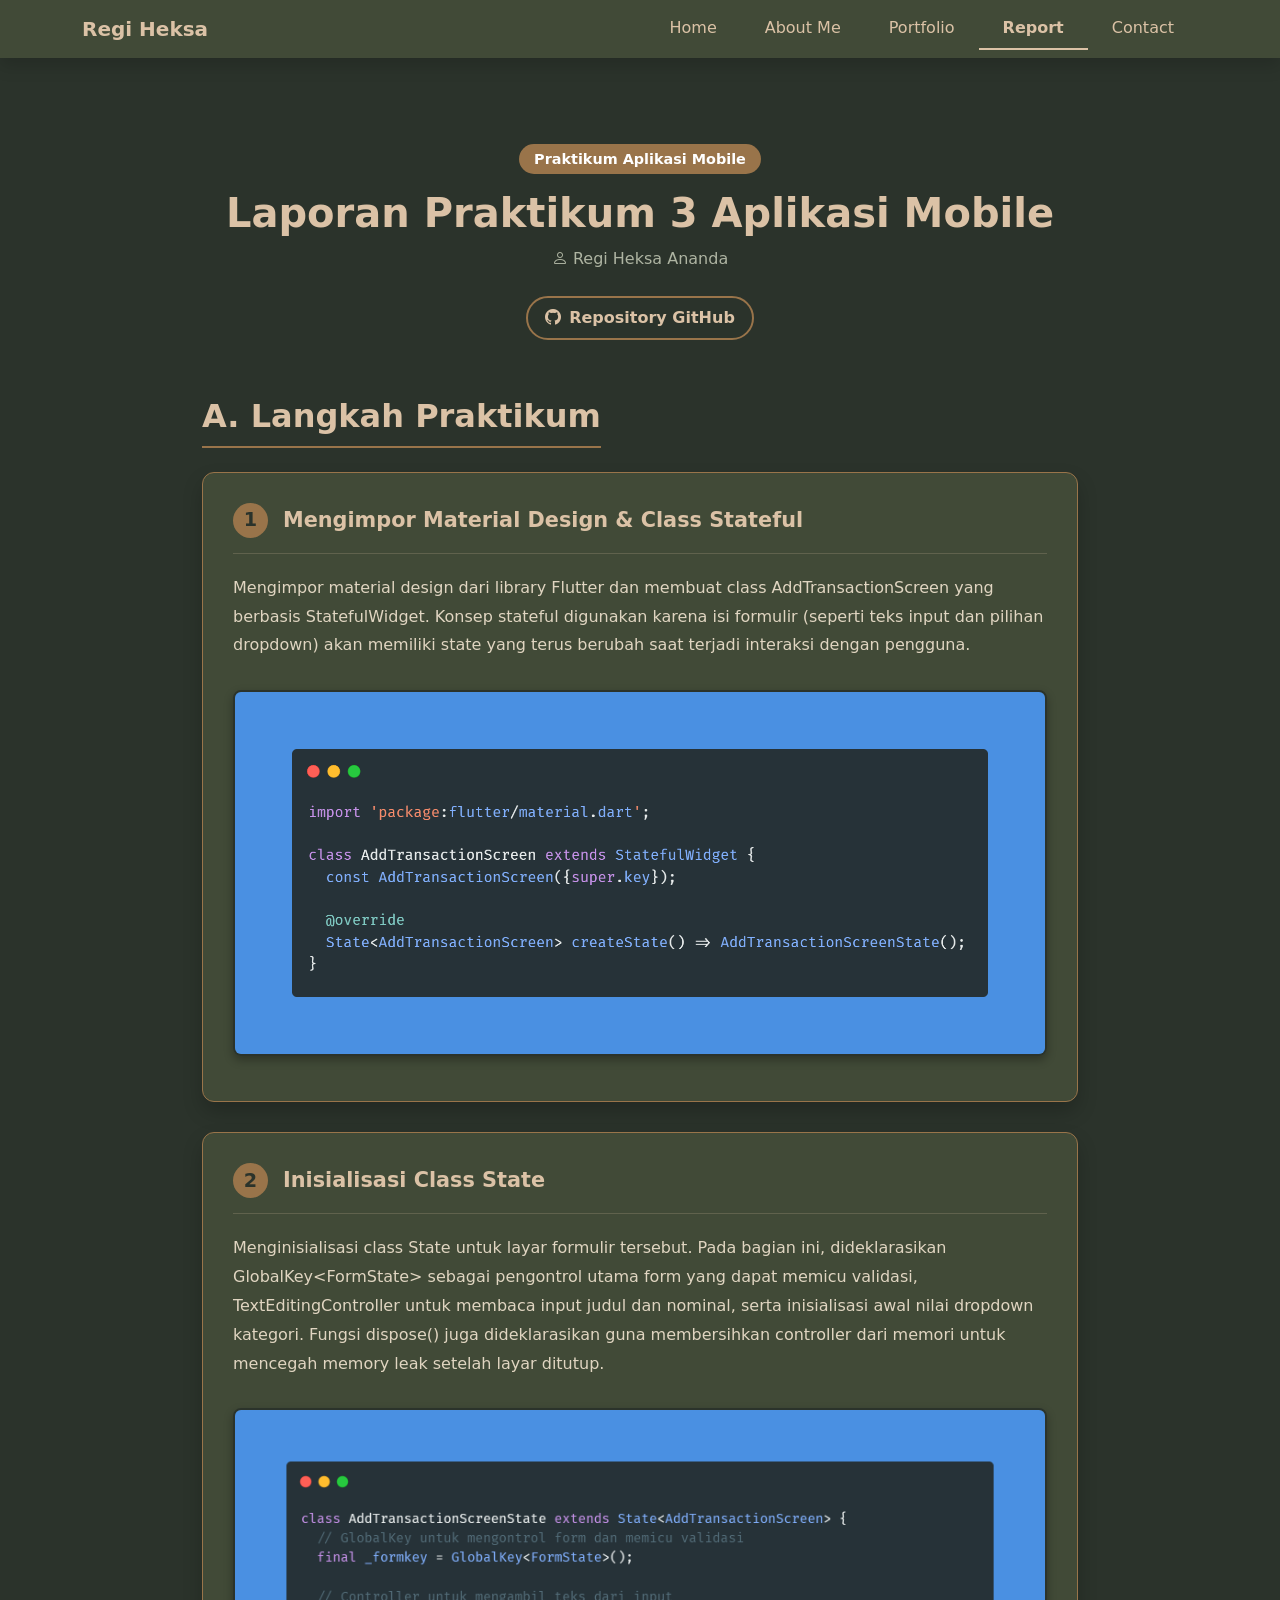
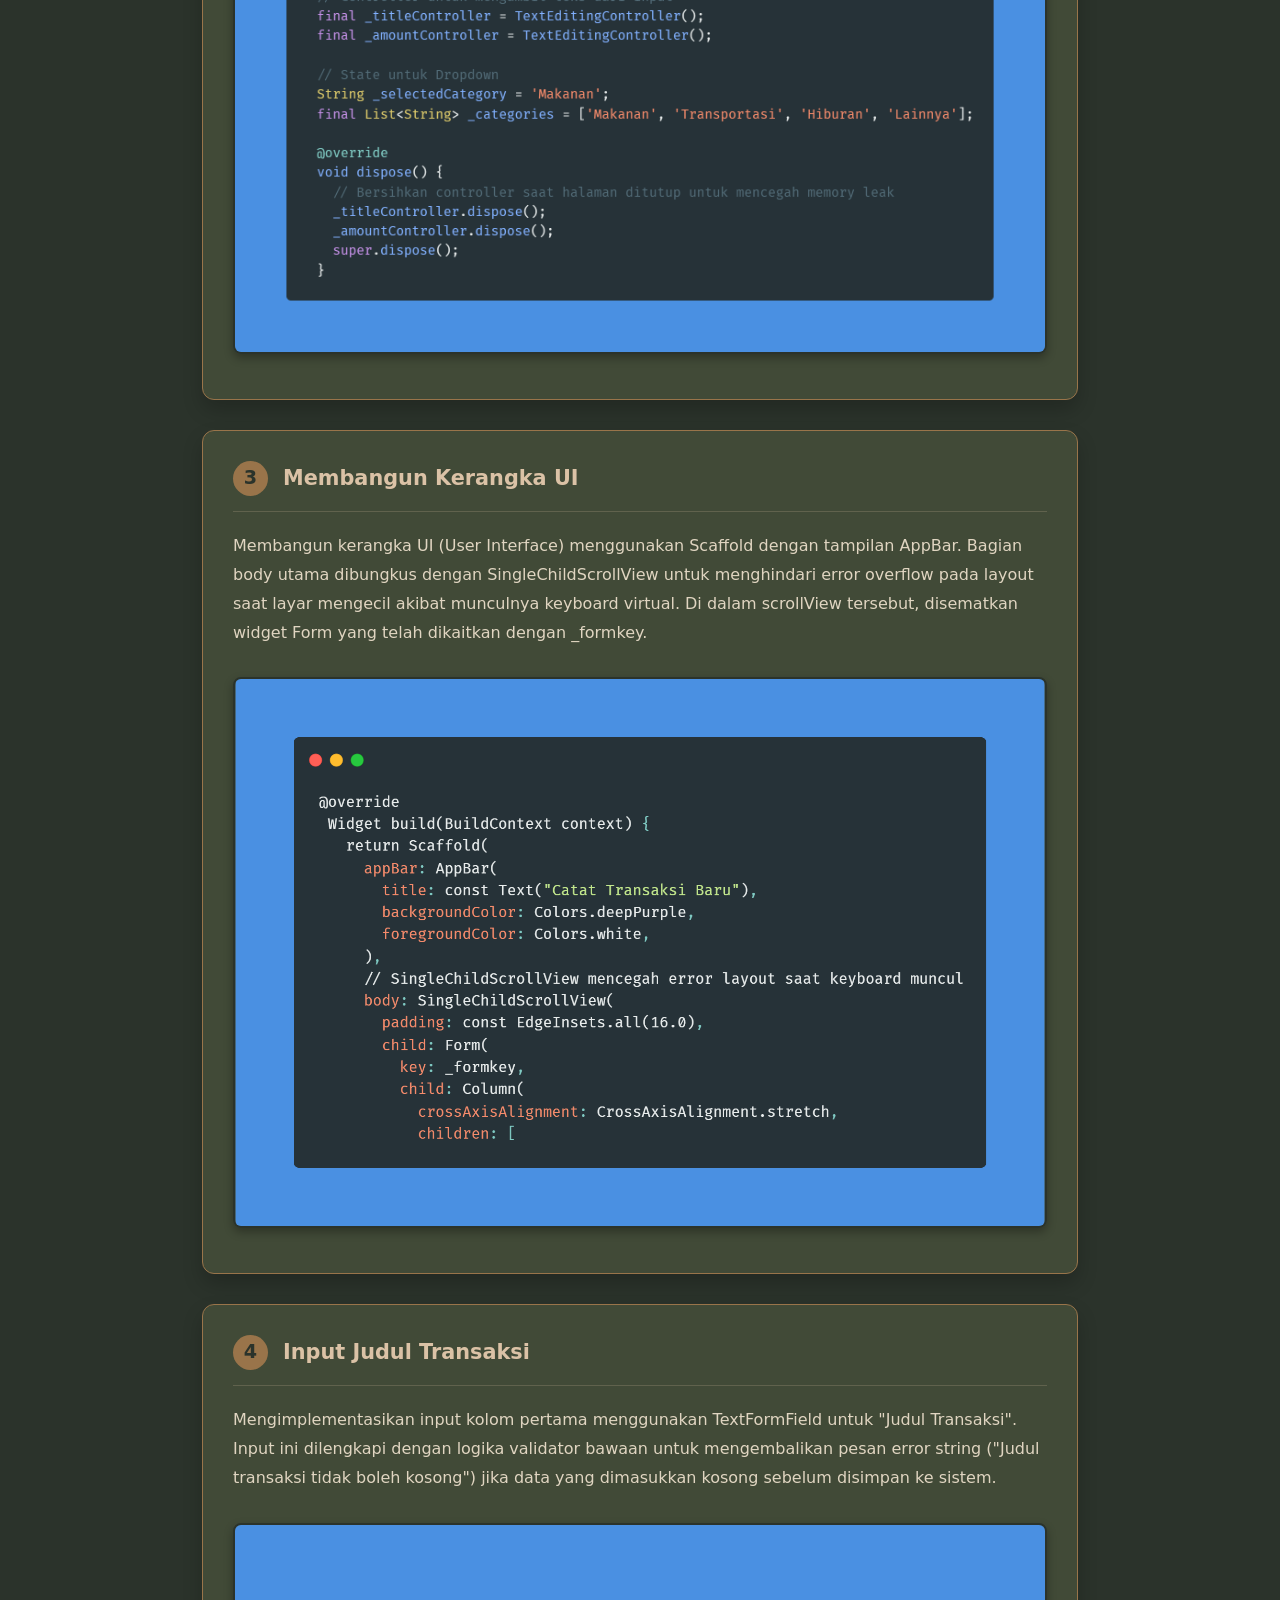
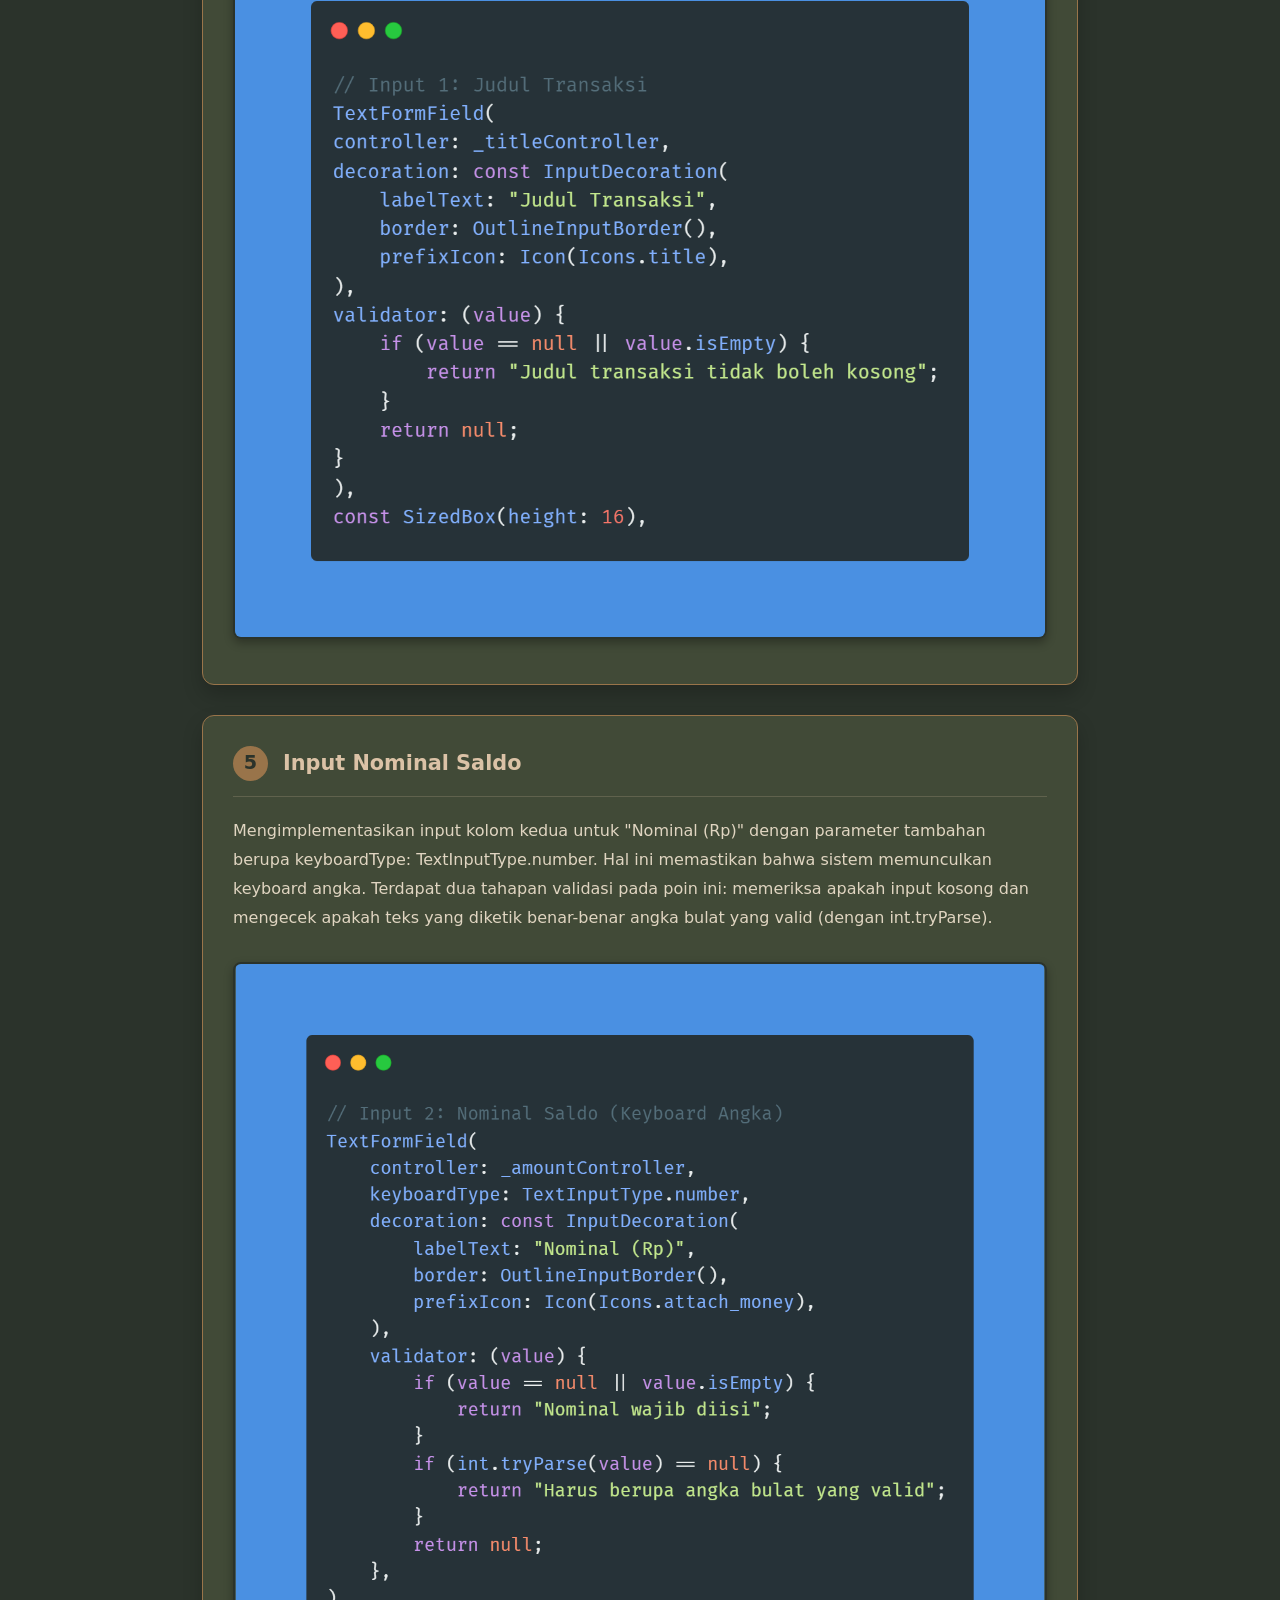
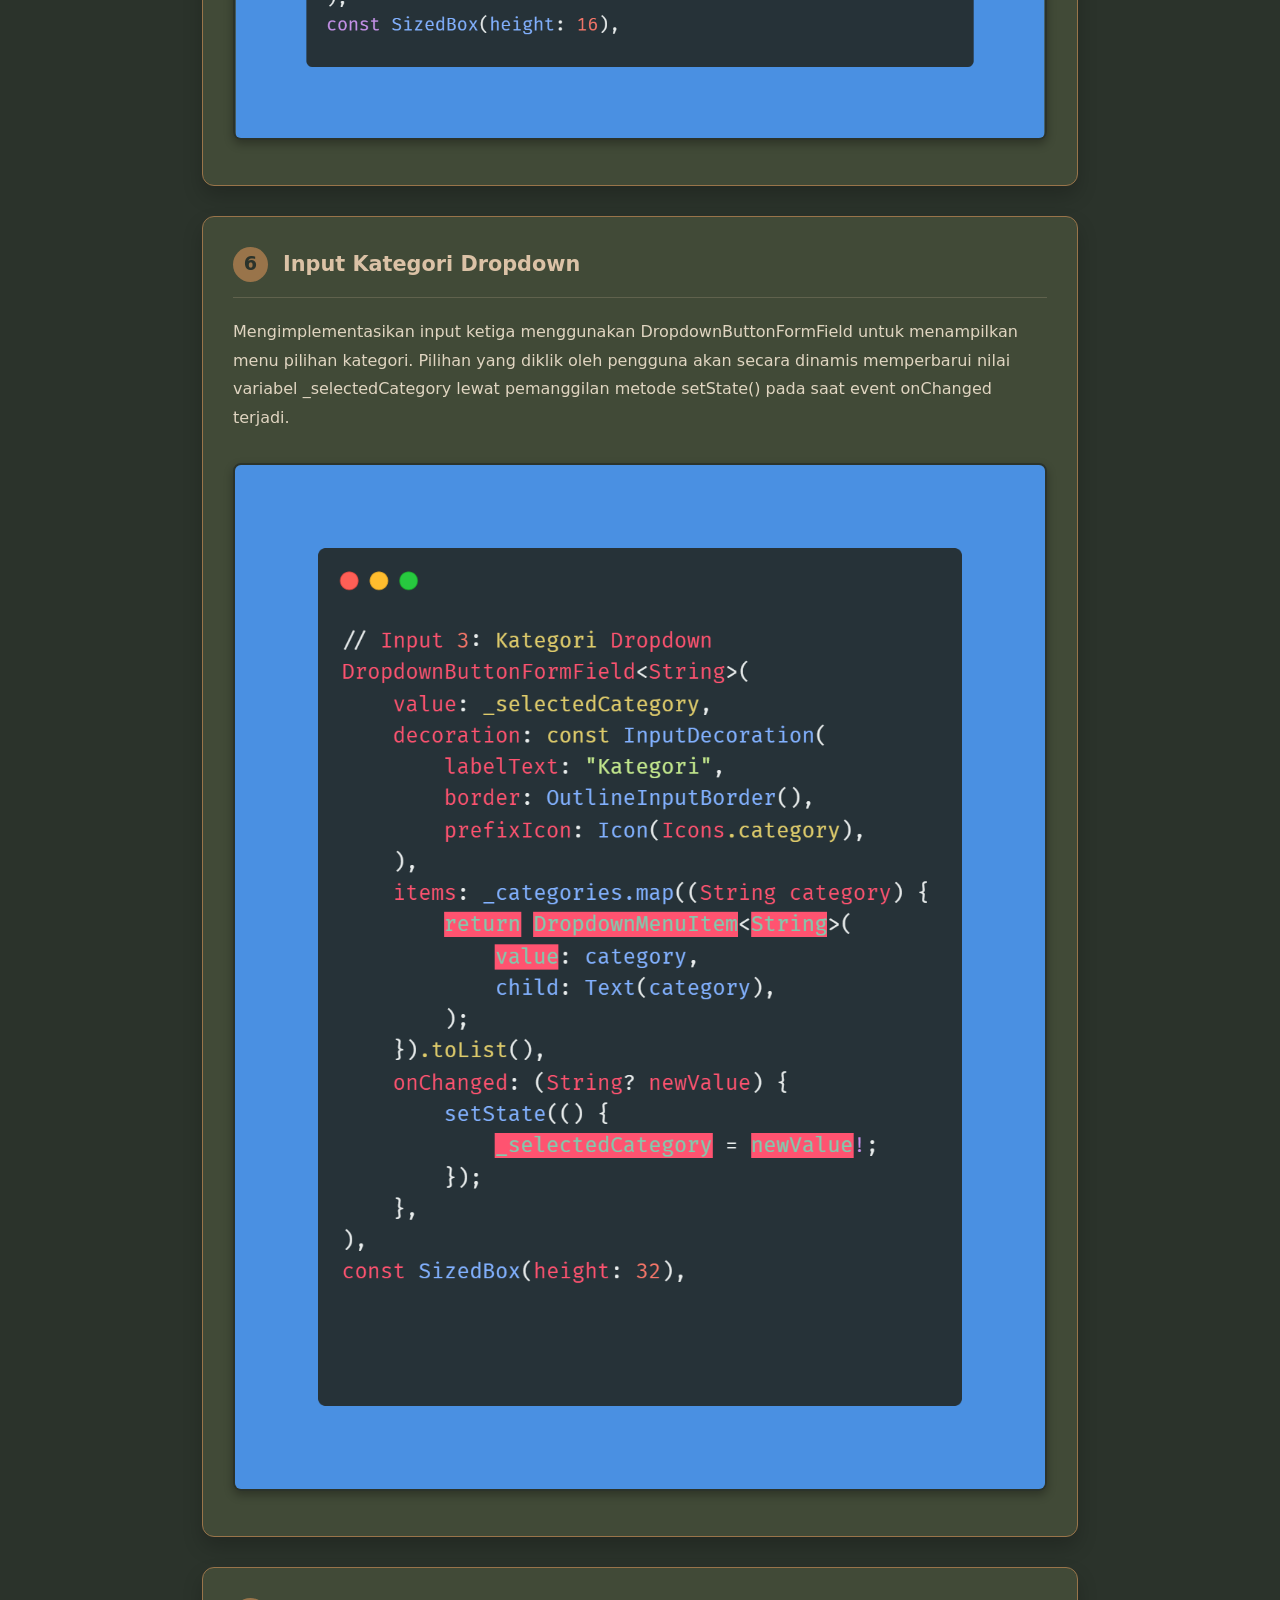
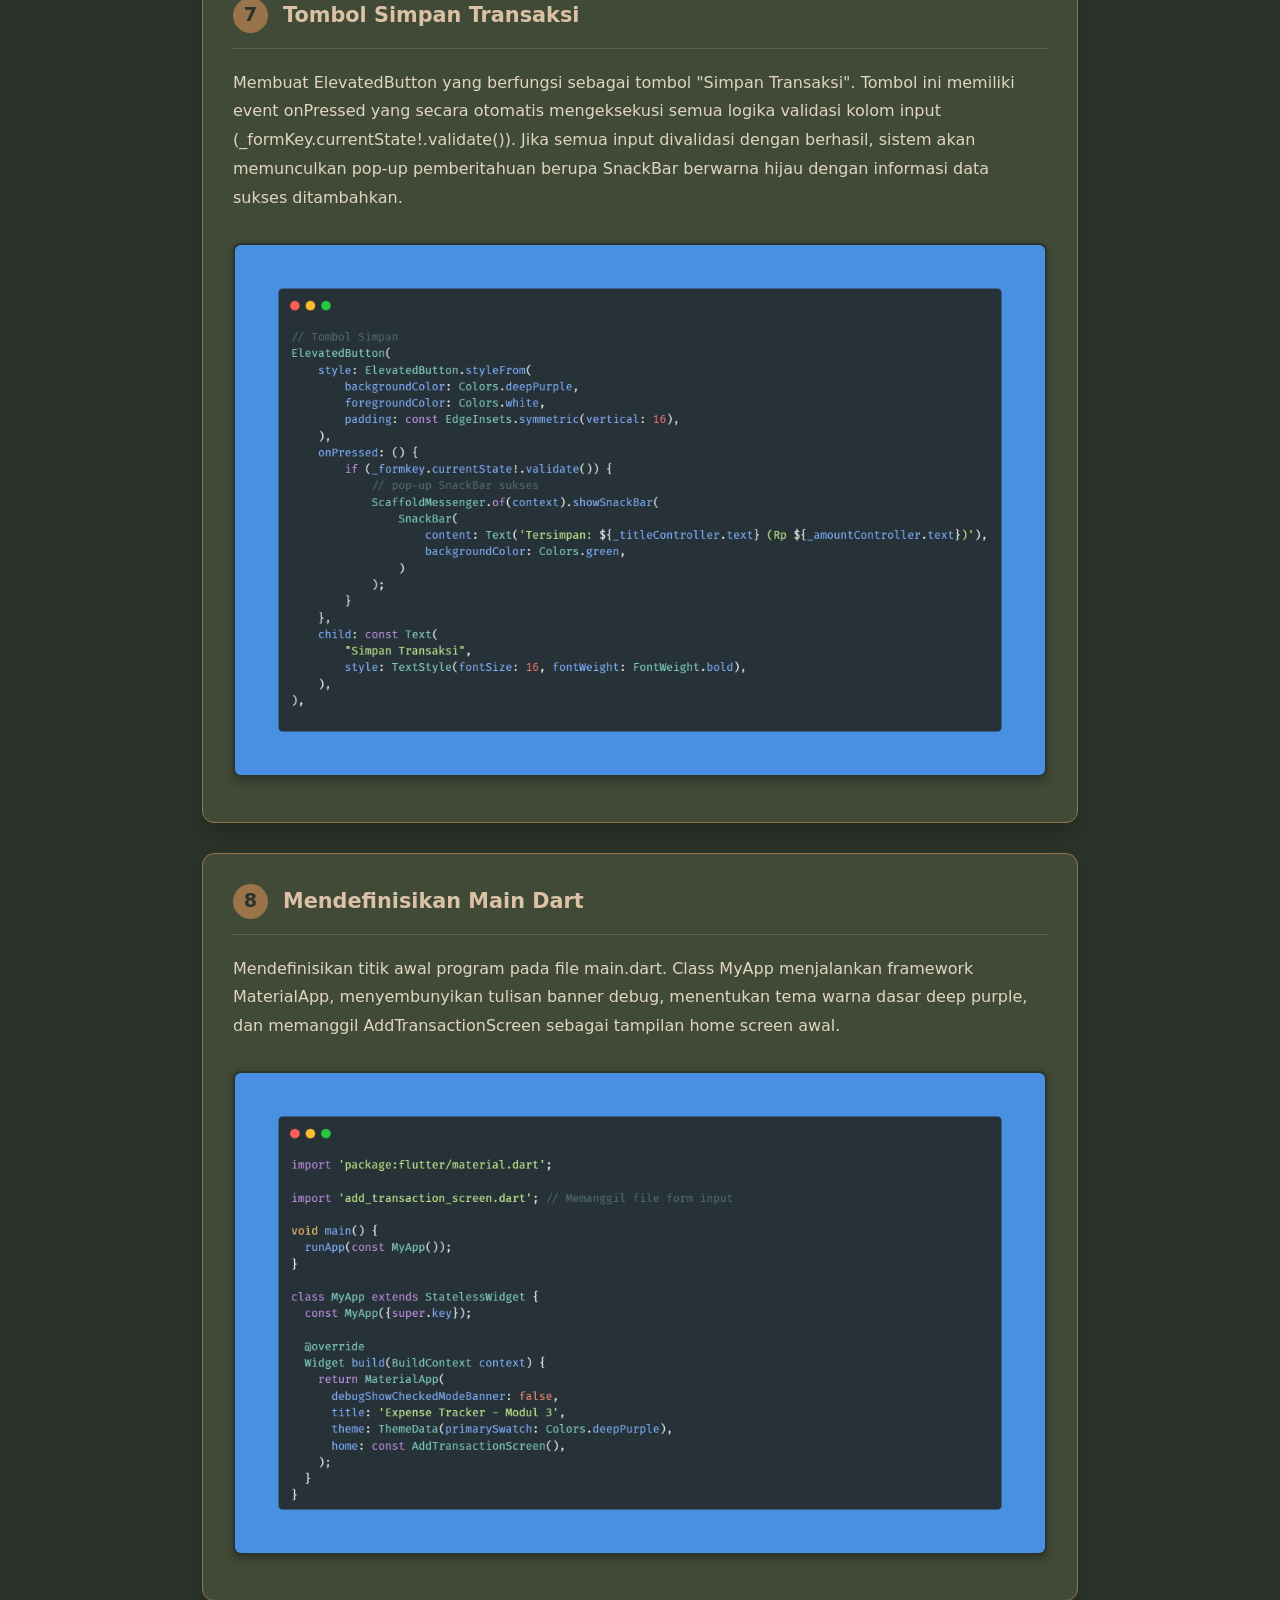
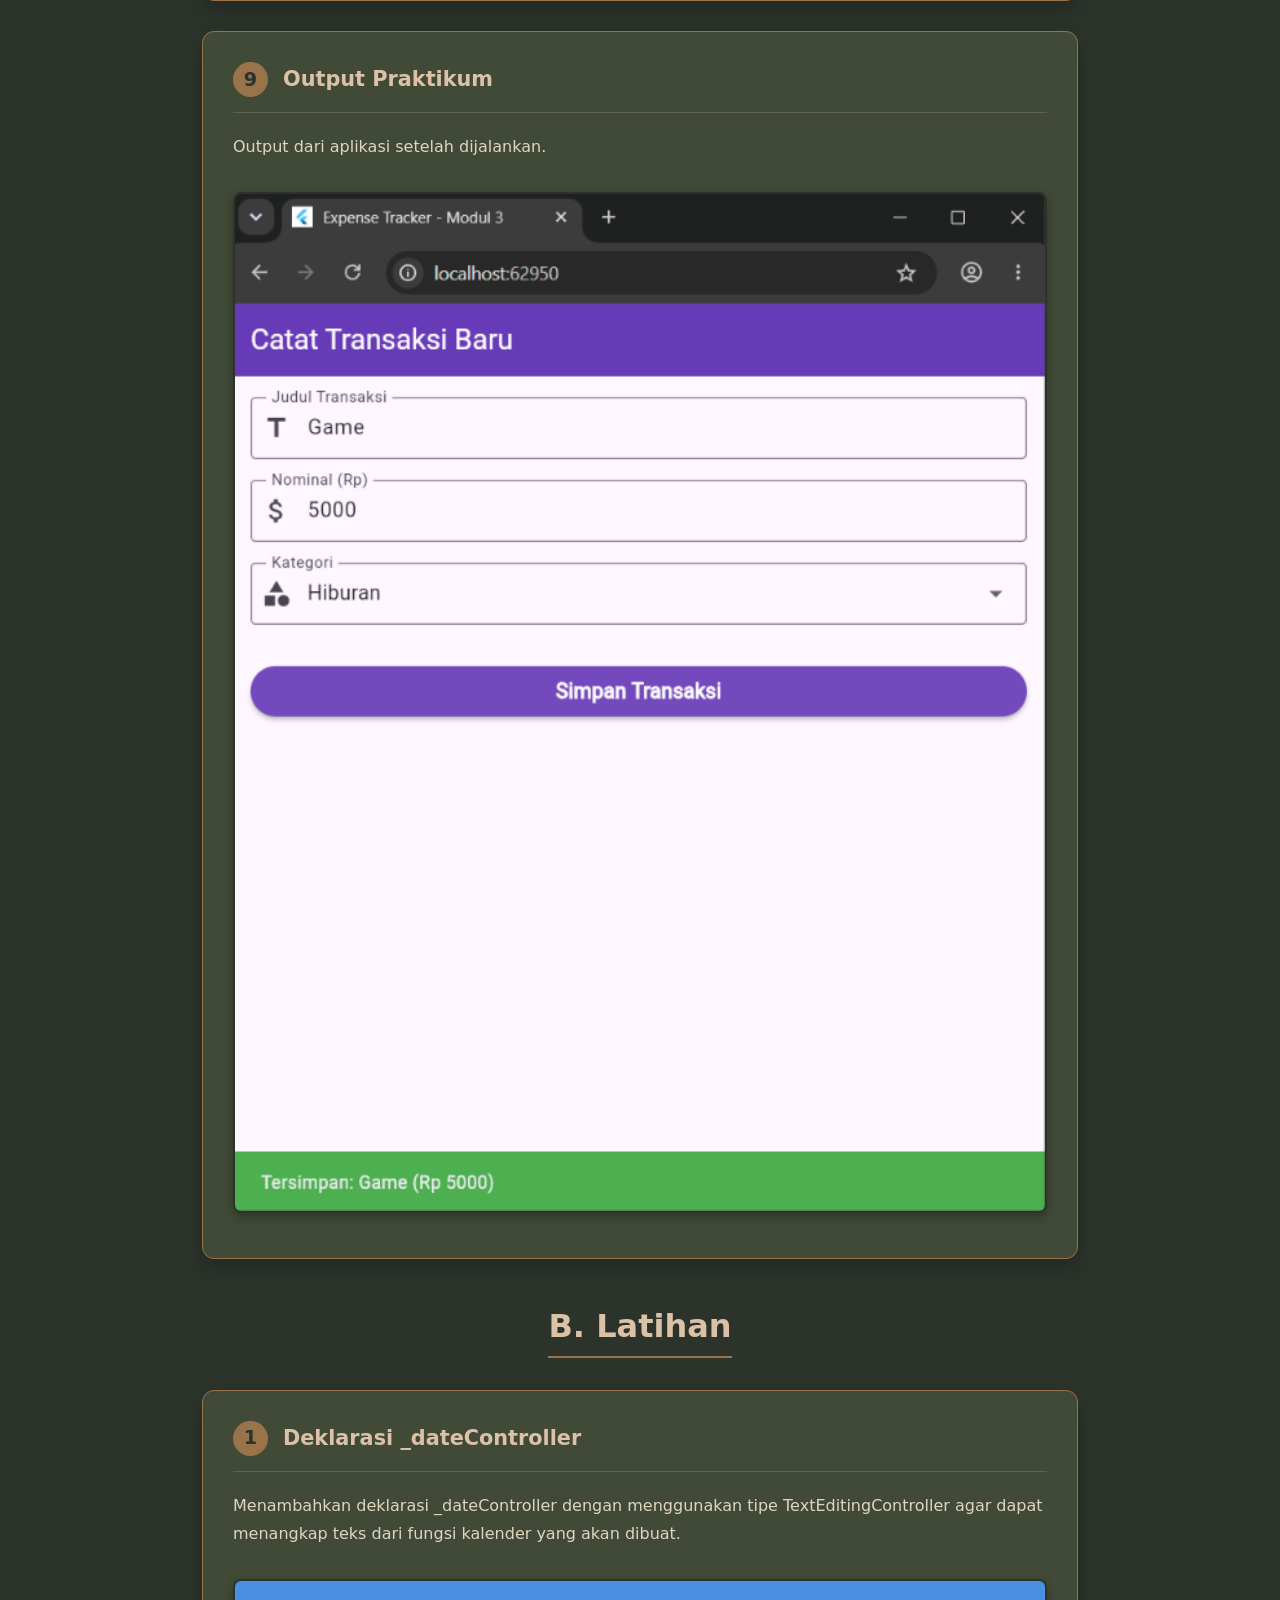
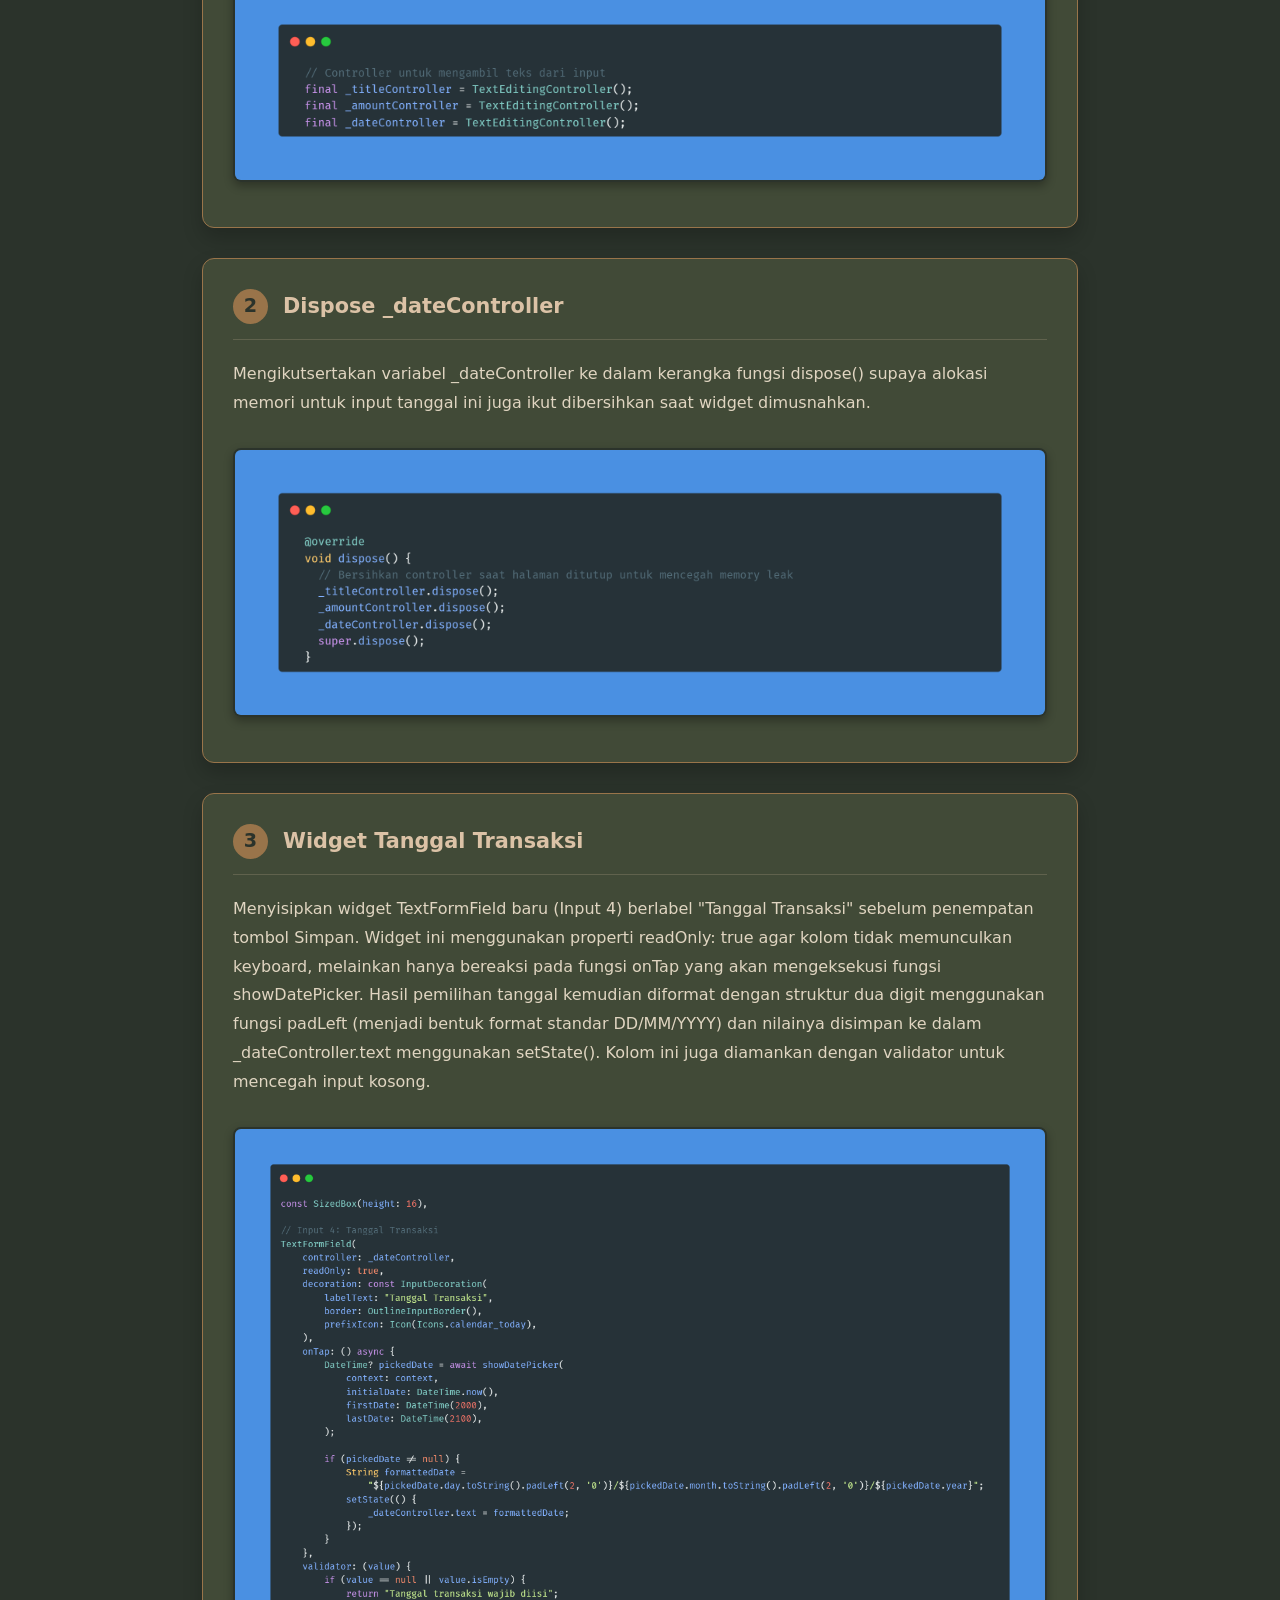
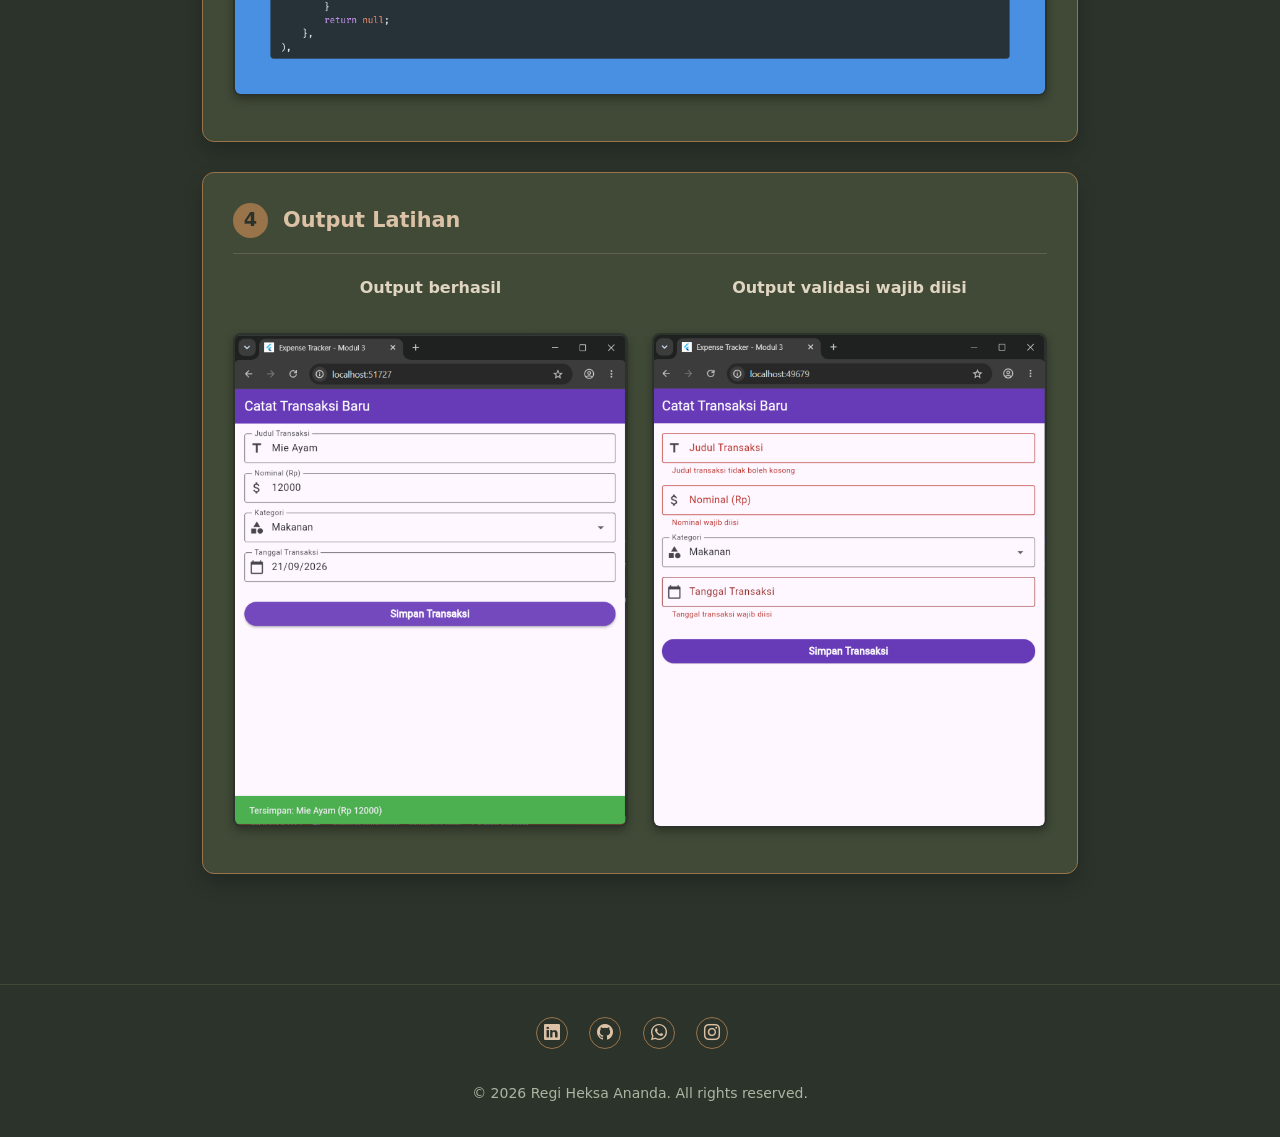
<file: Laprak_AppMob-3.html>
<!DOCTYPE html>
<html lang="en">
  <head>
    <!-- Required meta tags -->
    <meta charset="utf-8" />
    <meta name="viewport" content="width=device-width, initial-scale=1" />

    <!-- Bootstrap CSS -->
    <link href="https://cdn.jsdelivr.net/npm/bootstrap@5.0.2/dist/css/bootstrap.min.css" rel="stylesheet" integrity="sha384-EVSTQN3/azprG1Anm3QDgpJLIm9Nao0Yz1ztcQTwFspd3yD65VohhpuuCOmLASjC" crossorigin="anonymous" />
    <link rel="stylesheet" href="https://cdn.jsdelivr.net/npm/bootstrap-icons@1.13.1/font/bootstrap-icons.min.css" />

    <!-- CSS -->
    <link rel="stylesheet" href="style.css" />
    <style>
      body {
        background-color: #2b332b;
        color: #dbc2a6;
      }
      .report-hero {
        margin-top: 5rem;
        padding: 4rem 0 2rem 0;
        text-align: center;
      }
      .report-hero h1 {
        font-weight: bold;
        font-size: 2.5rem;
        color: #dbc2a6;
      }
      .report-hero .badge {
        background-color: #99744a;
        font-size: 0.9rem;
        padding: 8px 15px;
        border-radius: 20px;
        margin-bottom: 15px;
      }
      .report-hero p {
        color: #aeb4a2;
        margin-top: 10px;
      }
      .content-wrapper {
        max-width: 900px;
        margin: 0 auto;
        padding-bottom: 5rem;
      }
      .btn-laporan {
        position: center;
        background-color: transparent;
        color: #dbc2a6;
        font-weight: bold;
        border: 2px solid #99744a;
        width: 20%;
        padding: 8px;
        border-radius: 25px;
        transition: 0.3s;
        text-decoration: none;
        display: block;
        text-align: center;
        margin: 25px auto;
      }
      .btn-laporan:hover {
        background-color: #99744a;
        color: #2b332b;
      }

      .step-card {
        background-color: #414a37;
        border: 1px solid #99744a;
        border-radius: 12px;
        padding: 30px;
        margin-bottom: 30px;
        box-shadow: 0 10px 20px rgba(0,0,0,0.2);
      }
      .step-header {
        display: flex;
        align-items: center;
        margin-bottom: 20px;
        border-bottom: 1px solid rgba(219, 194, 166, 0.2);
        padding-bottom: 15px;
      }
      .step-number {
        background-color: #99744a;
        color: #2b332b;
        width: 35px;
        height: 35px;
        display: flex;
        justify-content: center;
        align-items: center;
        border-radius: 50%;
        font-weight: bold;
        font-size: 1.2rem;
        margin-right: 15px;
      }
      .step-title {
        font-size: 1.3rem;
        font-weight: bold;
        color: #dbc2a6;
        margin: 0;
      }
      .step-body {
        color: #e0d5c1;
        line-height: 1.8;
      }
      .step-body p {
        margin-bottom: 15px;
      }
      .step-body ul {
        margin-bottom: 15px;
      }
      .step-image {
        width: 100%;
        border-radius: 8px;
        border: 2px solid #2b332b;
        margin-top: 15px;
        margin-bottom: 15px;
        box-shadow: 0 4px 10px rgba(0,0,0,0.3);
      }
    </style>
    <title>Praktikum 3 Aplikasi Mobile - Portfolio Regi</title>
  </head>

  <body>
    <!-- Navbar -->
    <nav class="navbar fixed-top navbar-expand-lg navbar-dark bg-dark shadow">
      <div class="container">
        <a class="navbar-brand fw-bold" href="index.html">Regi Heksa</a>
        <button class="navbar-toggler" type="button" data-bs-toggle="collapse" data-bs-target="#navbarNav" aria-controls="navbarNav" aria-expanded="false" aria-label="Toggle navigation">
          <span class="navbar-toggler-icon"></span>
        </button>
        <div class="collapse navbar-collapse" id="navbarNav">
          <ul class="navbar-nav ms-auto">
            <li class="nav-item">
              <a class="nav-link px-lg-4" href="index.html">Home</a>
            </li>
            <li class="nav-item">
              <a class="nav-link px-lg-4" href="about.html">About Me</a>
            </li>
            <li class="nav-item">
              <a class="nav-link px-lg-4" href="portofolio.html">Portfolio</a>
            </li>
            <li class="nav-item">
              <a class="nav-link active px-lg-4" aria-current="page" href="report.html">Report</a>
            </li>
            <li class="nav-item">
              <a class="nav-link px-lg-4" href="contact.html">Contact</a>
            </li>
          </ul>
        </div>
      </div>
    </nav>
    <!-- End Navbar -->

    <!-- Hero Section -->
    <section class="report-hero container">
      <span class="badge">Praktikum Aplikasi Mobile</span>
      <h1>Laporan Praktikum 3 Aplikasi Mobile</h1>
      <p><i class="bi bi-person"></i> Regi Heksa Ananda</p>
      <div class="mt-4">
        <a href="https://github.com/Regi3051/PrakAppMob_B_2411533004" target="_blank" class="btn-laporan">
          <i class="bi bi-github me-2"></i>Repository GitHub
        </a>
      </div>
    </section>

    <!-- Content Area -->
    <section class="container content-wrapper">
      
      <h2 class="mb-4 text-center" style="color: #dbc2a6; font-weight: bold; border-bottom: 2px solid #99744a; padding-bottom: 10px; display: inline-block;">A. Langkah Praktikum</h2>
      
      <!-- Step 1 -->
      <div class="step-card">
        <div class="step-header">
          <div class="step-number">1</div>
          <h3 class="step-title">Mengimpor Material Design & Class Stateful</h3>
        </div>
        <div class="step-body">
          <p>Mengimpor material design dari library Flutter dan membuat class AddTransactionScreen yang berbasis StatefulWidget. Konsep stateful digunakan karena isi formulir (seperti teks input dan pilihan dropdown) akan memiliki state yang terus berubah saat terjadi interaksi dengan pengguna.</p>
          <img src="img/imglaprak/laprak_AppMob_3/1-AddTransactionScreen.png" alt="Mengimpor material design dan class AddTransactionScreen" class="step-image">
        </div>
      </div>

      <!-- Step 2 -->
      <div class="step-card">
        <div class="step-header">
          <div class="step-number">2</div>
          <h3 class="step-title">Inisialisasi Class State</h3>
        </div>
        <div class="step-body">
          <p>Menginisialisasi class State untuk layar formulir tersebut. Pada bagian ini, dideklarasikan GlobalKey&lt;FormState&gt; sebagai pengontrol utama form yang dapat memicu validasi, TextEditingController untuk membaca input judul dan nominal, serta inisialisasi awal nilai dropdown kategori. Fungsi dispose() juga dideklarasikan guna membersihkan controller dari memori untuk mencegah memory leak setelah layar ditutup.</p>
          <img src="img/imglaprak/laprak_AppMob_3/2-classAddTransactionScreenState.png" alt="Menginisialisasi class State" class="step-image">
        </div>
      </div>

      <!-- Step 3 -->
      <div class="step-card">
        <div class="step-header">
          <div class="step-number">3</div>
          <h3 class="step-title">Membangun Kerangka UI</h3>
        </div>
        <div class="step-body">
          <p>Membangun kerangka UI (User Interface) menggunakan Scaffold dengan tampilan AppBar. Bagian body utama dibungkus dengan SingleChildScrollView untuk menghindari error overflow pada layout saat layar mengecil akibat munculnya keyboard virtual. Di dalam scrollView tersebut, disematkan widget Form yang telah dikaitkan dengan _formkey.</p>
          <img src="img/imglaprak/laprak_AppMob_3/3-SingleChildScrollView.png" alt="Membangun kerangka UI dengan SingleChildScrollView" class="step-image">
        </div>
      </div>

      <!-- Step 4 -->
      <div class="step-card">
        <div class="step-header">
          <div class="step-number">4</div>
          <h3 class="step-title">Input Judul Transaksi</h3>
        </div>
        <div class="step-body">
          <p>Mengimplementasikan input kolom pertama menggunakan TextFormField untuk "Judul Transaksi". Input ini dilengkapi dengan logika validator bawaan untuk mengembalikan pesan error string ("Judul transaksi tidak boleh kosong") jika data yang dimasukkan kosong sebelum disimpan ke sistem.</p>
          <img src="img/imglaprak/laprak_AppMob_3/4-JudulTransaksi.png" alt="Input kolom pertama Judul Transaksi" class="step-image">
        </div>
      </div>

      <!-- Step 5 -->
      <div class="step-card">
        <div class="step-header">
          <div class="step-number">5</div>
          <h3 class="step-title">Input Nominal Saldo</h3>
        </div>
        <div class="step-body">
          <p>Mengimplementasikan input kolom kedua untuk "Nominal (Rp)" dengan parameter tambahan berupa keyboardType: TextInputType.number. Hal ini memastikan bahwa sistem memunculkan keyboard angka. Terdapat dua tahapan validasi pada poin ini: memeriksa apakah input kosong dan mengecek apakah teks yang diketik benar-benar angka bulat yang valid (dengan int.tryParse).</p>
          <img src="img/imglaprak/laprak_AppMob_3/5-NominalSaldo.png" alt="Input kolom kedua Nominal Saldo" class="step-image">
        </div>
      </div>

      <!-- Step 6 -->
      <div class="step-card">
        <div class="step-header">
          <div class="step-number">6</div>
          <h3 class="step-title">Input Kategori Dropdown</h3>
        </div>
        <div class="step-body">
          <p>Mengimplementasikan input ketiga menggunakan DropdownButtonFormField untuk menampilkan menu pilihan kategori. Pilihan yang diklik oleh pengguna akan secara dinamis memperbarui nilai variabel _selectedCategory lewat pemanggilan metode setState() pada saat event onChanged terjadi.</p>
          <img src="img/imglaprak/laprak_AppMob_3/6-KategoriDropdown.png" alt="Input ketiga Kategori Dropdown" class="step-image">
        </div>
      </div>

      <!-- Step 7 -->
      <div class="step-card">
        <div class="step-header">
          <div class="step-number">7</div>
          <h3 class="step-title">Tombol Simpan Transaksi</h3>
        </div>
        <div class="step-body">
          <p>Membuat ElevatedButton yang berfungsi sebagai tombol "Simpan Transaksi". Tombol ini memiliki event onPressed yang secara otomatis mengeksekusi semua logika validasi kolom input (_formKey.currentState!.validate()). Jika semua input divalidasi dengan berhasil, sistem akan memunculkan pop-up pemberitahuan berupa SnackBar berwarna hijau dengan informasi data sukses ditambahkan.</p>
          <img src="img/imglaprak/laprak_AppMob_3/7-TombolSimpan.png" alt="Membuat tombol Simpan Transaksi" class="step-image">
        </div>
      </div>

      <!-- Step 8 -->
      <div class="step-card">
        <div class="step-header">
          <div class="step-number">8</div>
          <h3 class="step-title">Mendefinisikan Main Dart</h3>
        </div>
        <div class="step-body">
          <p>Mendefinisikan titik awal program pada file main.dart. Class MyApp menjalankan framework MaterialApp, menyembunyikan tulisan banner debug, menentukan tema warna dasar deep purple, dan memanggil AddTransactionScreen sebagai tampilan home screen awal.</p>
          <img src="img/imglaprak/laprak_AppMob_3/8-MainDart.png" alt="Mendefinisikan titik awal pada main.dart" class="step-image">
        </div>
      </div>

      <!-- Step 9 -->
      <div class="step-card">
        <div class="step-header">
          <div class="step-number">9</div>
          <h3 class="step-title">Output Praktikum</h3>
        </div>
        <div class="step-body">
          <p>Output dari aplikasi setelah dijalankan.</p>
          <img src="img/imglaprak/laprak_AppMob_3/9-OutputPraktikum.png" alt="Output aplikasi" class="step-image">
        </div>
      </div>

      <div class="text-center mt-5 mb-4">
        <h2 style="color: #dbc2a6; font-weight: bold; border-bottom: 2px solid #99744a; padding-bottom: 10px; display: inline-block;">B. Latihan</h2>
      </div>

      <!-- Latihan 1 -->
      <div class="step-card">
        <div class="step-header">
          <div class="step-number">1</div>
          <h3 class="step-title">Deklarasi _dateController</h3>
        </div>
        <div class="step-body">
          <p>Menambahkan deklarasi _dateController dengan menggunakan tipe TextEditingController agar dapat menangkap teks dari fungsi kalender yang akan dibuat.</p>
          <img src="img/imglaprak/laprak_AppMob_3/10-DateController.png" alt="Deklarasi _dateController" class="step-image">
        </div>
      </div>

      <!-- Latihan 2 -->
      <div class="step-card">
        <div class="step-header">
          <div class="step-number">2</div>
          <h3 class="step-title">Dispose _dateController</h3>
        </div>
        <div class="step-body">
          <p>Mengikutsertakan variabel _dateController ke dalam kerangka fungsi dispose() supaya alokasi memori untuk input tanggal ini juga ikut dibersihkan saat widget dimusnahkan.</p>
          <img src="img/imglaprak/laprak_AppMob_3/11-DateControllerDispose.png" alt="Dispose _dateController" class="step-image">
        </div>
      </div>

      <!-- Latihan 3 -->
      <div class="step-card">
        <div class="step-header">
          <div class="step-number">3</div>
          <h3 class="step-title">Widget Tanggal Transaksi</h3>
        </div>
        <div class="step-body">
          <p>Menyisipkan widget TextFormField baru (Input 4) berlabel "Tanggal Transaksi" sebelum penempatan tombol Simpan. Widget ini menggunakan properti readOnly: true agar kolom tidak memunculkan keyboard, melainkan hanya bereaksi pada fungsi onTap yang akan mengeksekusi fungsi showDatePicker. Hasil pemilihan tanggal kemudian diformat dengan struktur dua digit menggunakan fungsi padLeft (menjadi bentuk format standar DD/MM/YYYY) dan nilainya disimpan ke dalam _dateController.text menggunakan setState(). Kolom ini juga diamankan dengan validator untuk mencegah input kosong.</p>
          <img src="img/imglaprak/laprak_AppMob_3/12-DateTransaction.png" alt="Widget Tanggal Transaksi" class="step-image">
        </div>
      </div>

      <!-- Latihan 4 -->
      <div class="step-card">
        <div class="step-header">
          <div class="step-number">4</div>
          <h3 class="step-title">Output Latihan</h3>
        </div>
        <div class="step-body">
          <div class="row">
            <div class="col-md-6 text-center">
              <p><strong>Output berhasil</strong></p>
              <img src="img/imglaprak/laprak_AppMob_3/13-OutputLatihan1.png" alt="Output berhasil" class="step-image">
            </div>
            <div class="col-md-6 text-center">
              <p><strong>Output validasi wajib diisi</strong></p>
              <img src="img/imglaprak/laprak_AppMob_3/13-OutputLatihan2.png" alt="Output validasi wajib diisi" class="step-image">
            </div>
          </div>
        </div>
      </div>

    </section>

    <!-- Section Footer -->
    <footer class="footer pb-3 text-center" style="background-color: #2b332b; border-top: 1px solid #414a37;">
      <div class="container pt-4">
        <div class="social-icons-footer mb-3">
          <a href="https://www.linkedin.com/in/regi-heksa-462906320/"><i class="bi bi-linkedin" style="color: #dbc2a6;"></i></a>
          <a href="https://github.com/Regi3051/"><i class="bi bi-github" style="color: #dbc2a6;"></i></a>
          <a href="https://wa.me/+6281261265154"><i class="bi bi-whatsapp" style="color: #dbc2a6;"></i></a>
          <a href="https://www.instagram.com/_kur00__/"><i class="bi bi-instagram" style="color: #dbc2a6;"></i></a>
        </div>
        <p style="color: #aeb4a2;"><small>© 2026 Regi Heksa Ananda. All rights reserved.</small></p>
      </div>
    </footer>
    <!-- End of Section Footer -->

    <script src="https://cdn.jsdelivr.net/npm/bootstrap@5.0.2/dist/js/bootstrap.bundle.min.js" integrity="sha384-MrcW6ZMFYlzcLA8Nl+NtUVF0sA7MsXsP1UyJoMp4YLEuNSfAP+JcXn/tWtIaxVXM" crossorigin="anonymous"></script>
    <script src="admin_session.js"></script>
  </body>
</html>
</file>
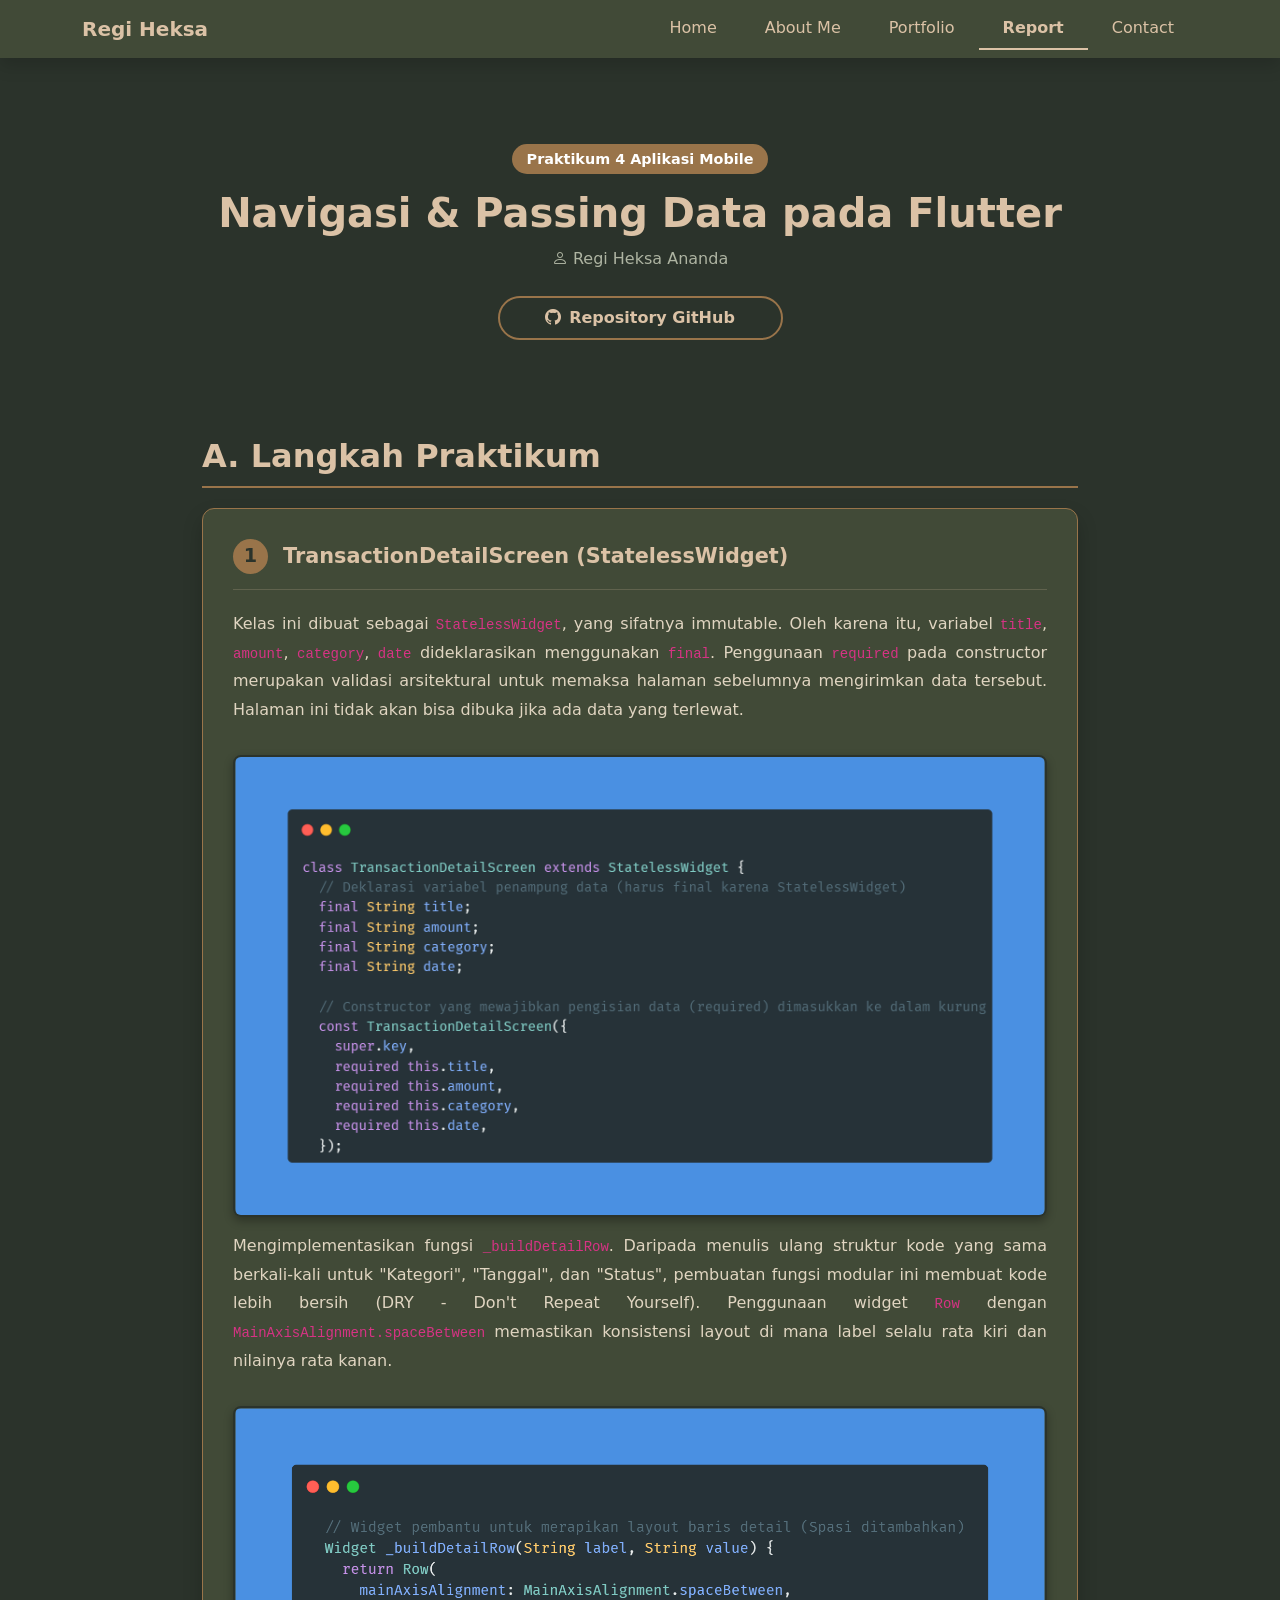
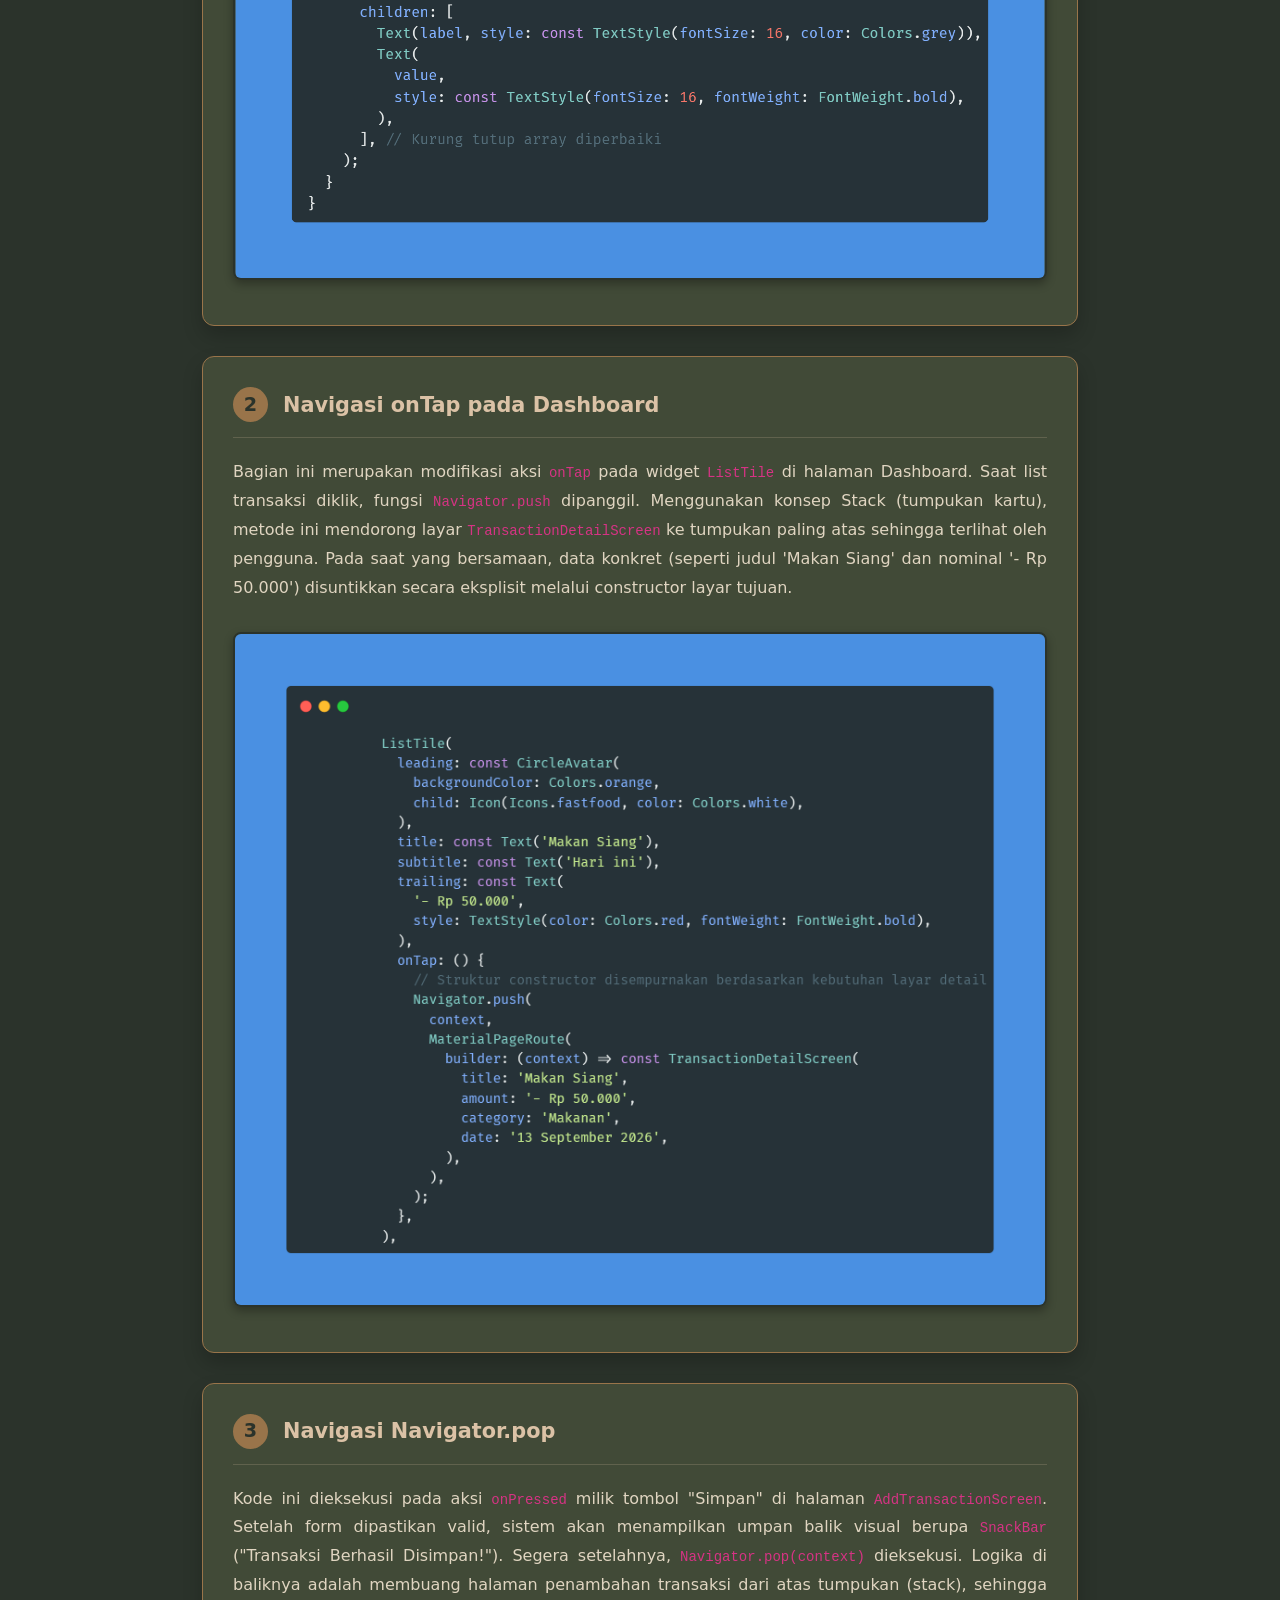
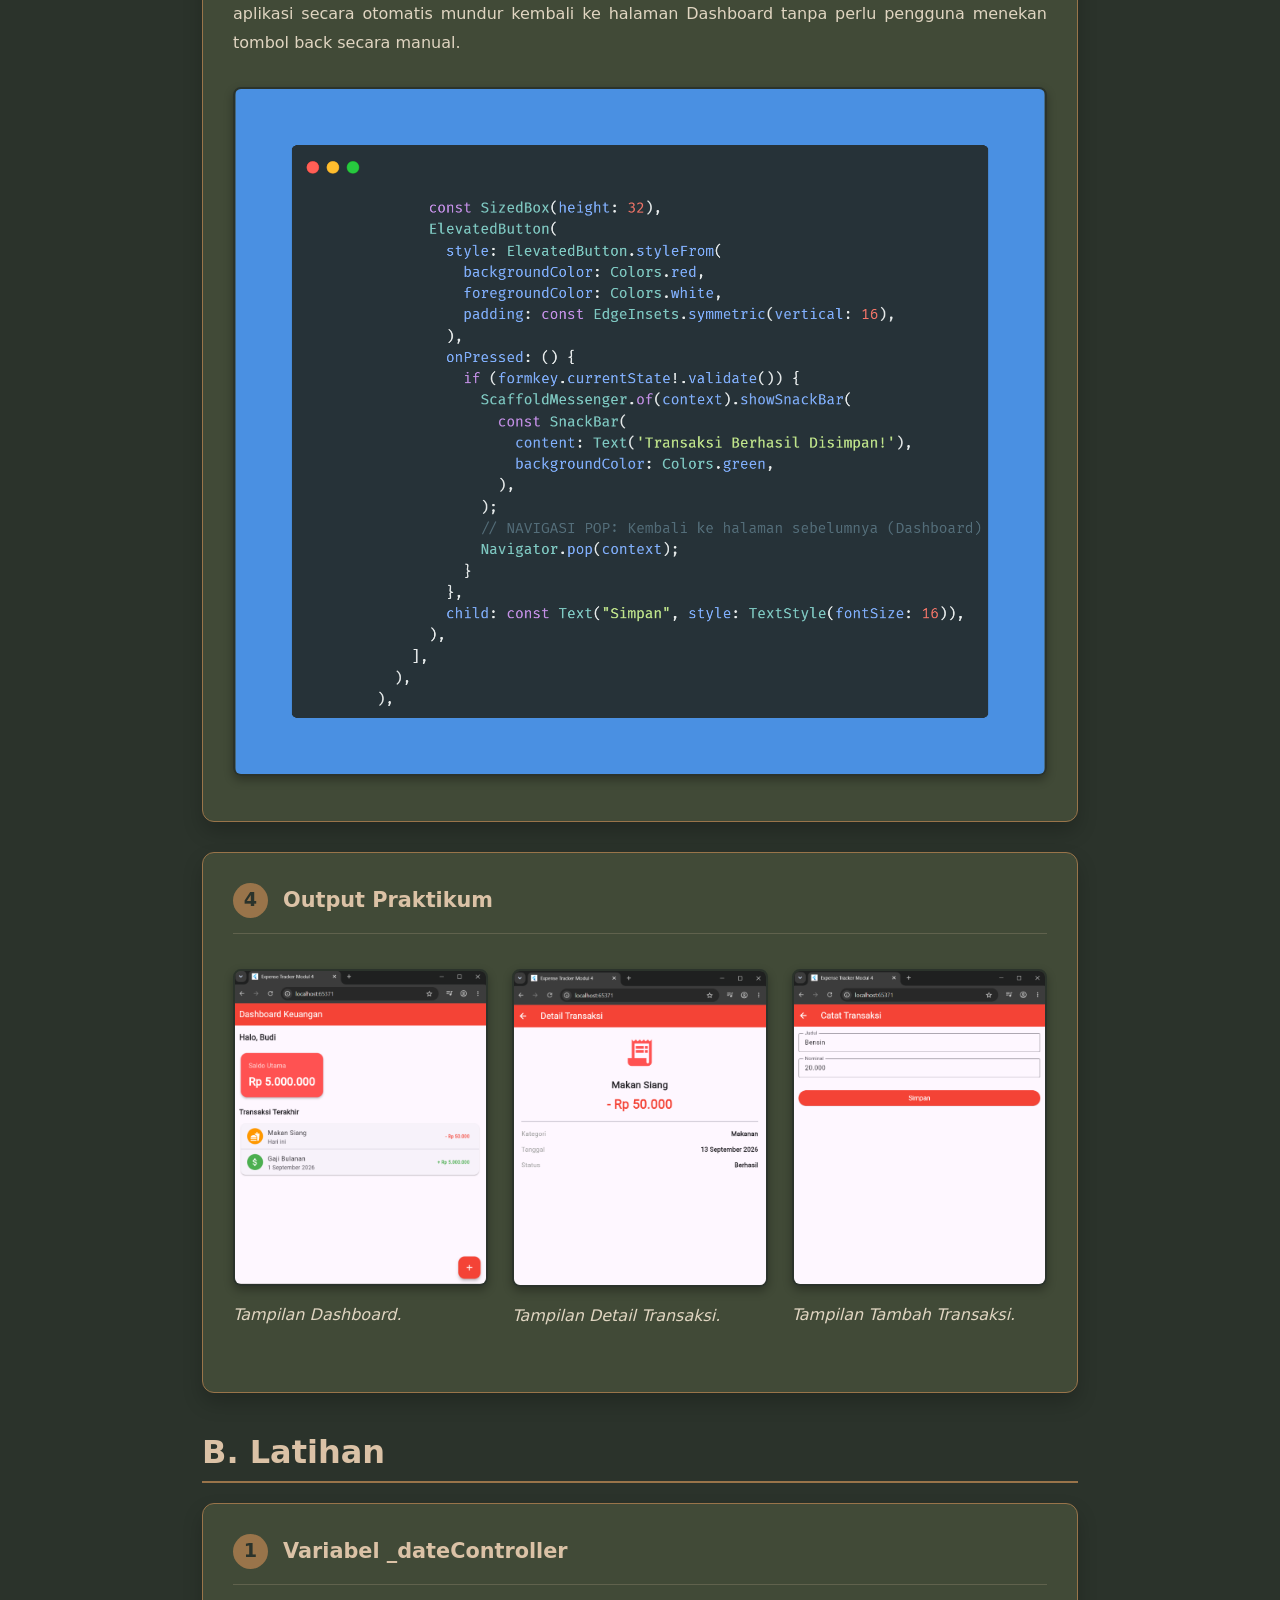
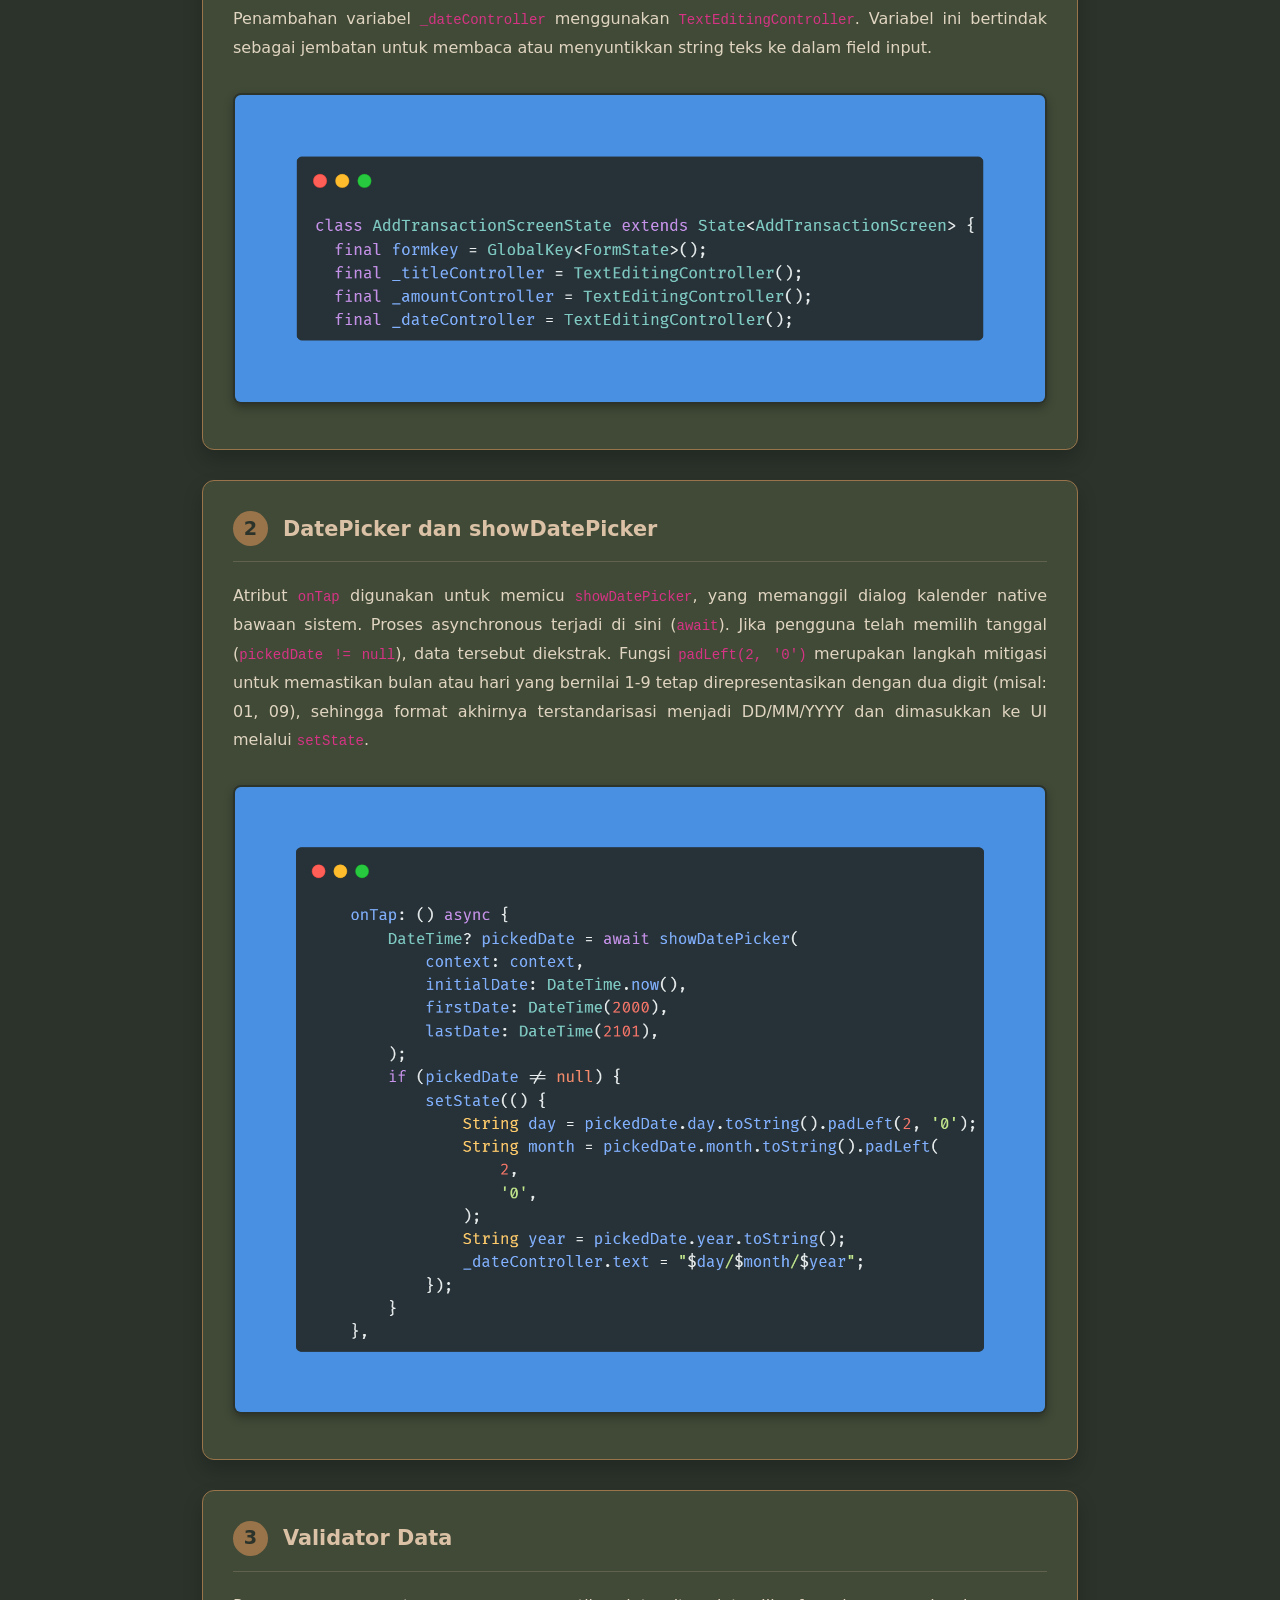
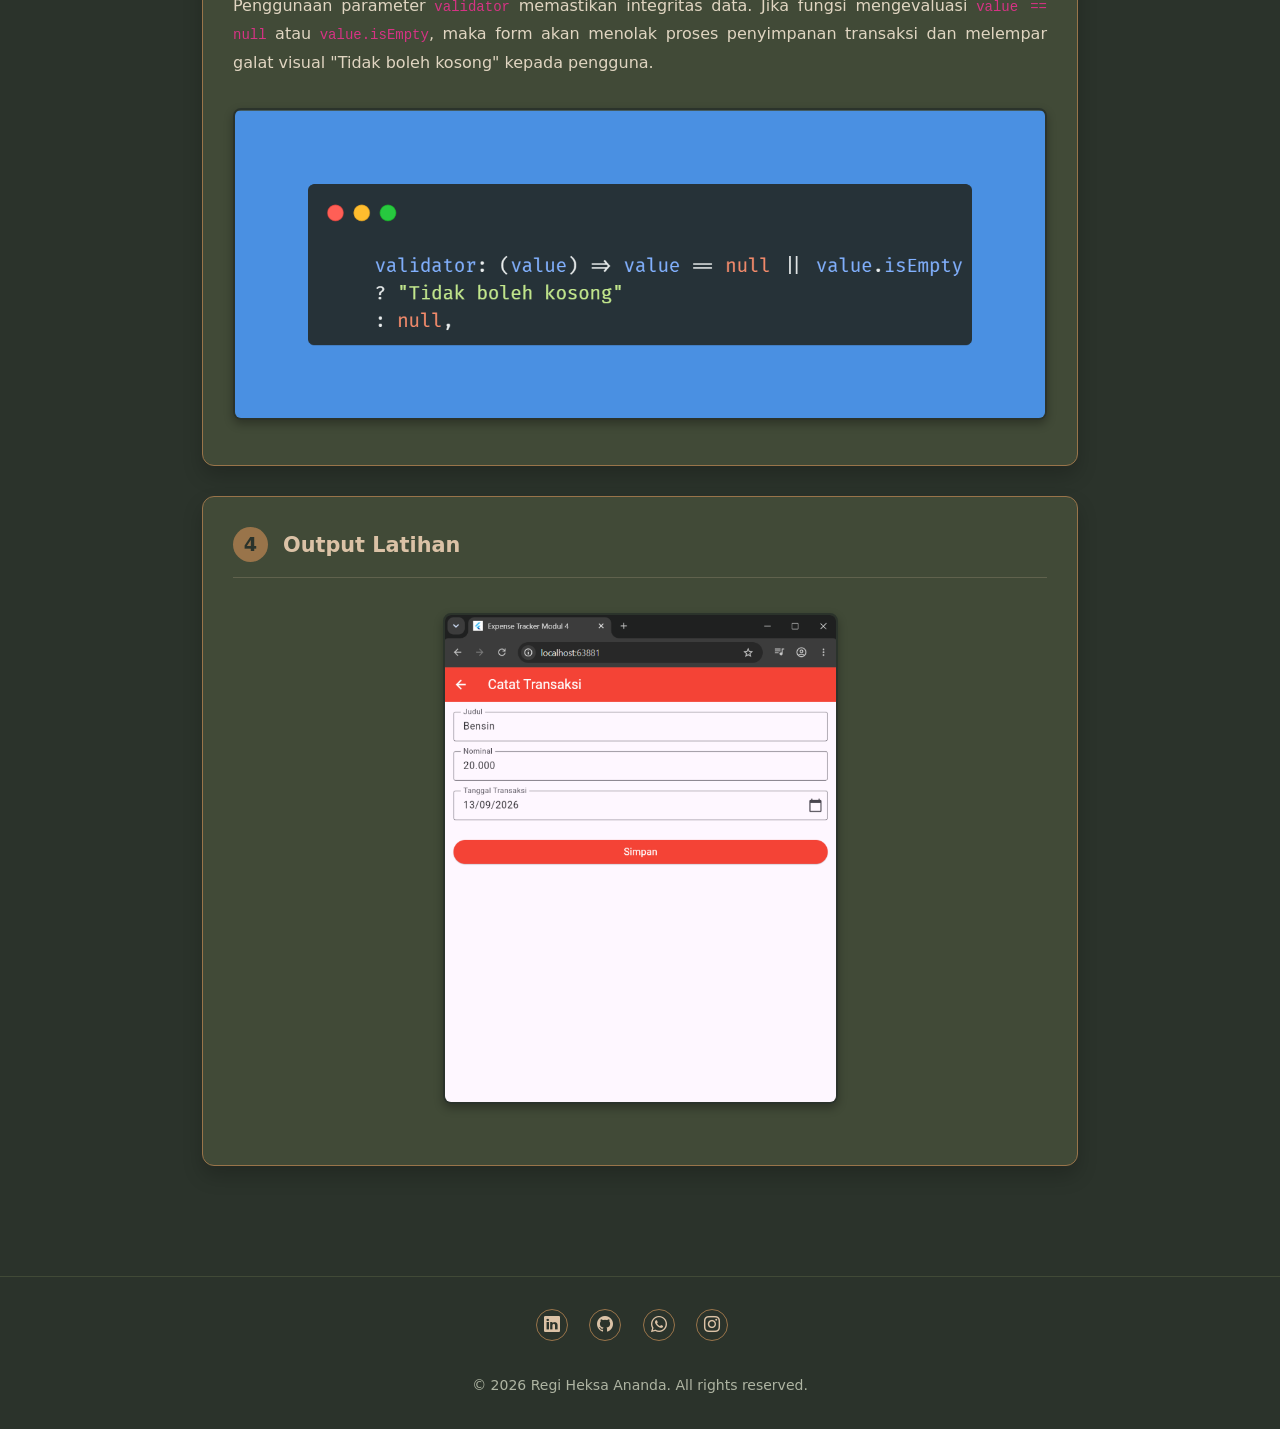
<file: Laprak_AppMob-4.html>
<!DOCTYPE html>
<html lang="en">
  <head>
    <!-- Required meta tags -->
    <meta charset="utf-8" />
    <meta name="viewport" content="width=device-width, initial-scale=1" />

    <!-- Bootstrap CSS -->
    <link href="https://cdn.jsdelivr.net/npm/bootstrap@5.0.2/dist/css/bootstrap.min.css" rel="stylesheet" integrity="sha384-EVSTQN3/azprG1Anm3QDgpJLIm9Nao0Yz1ztcQTwFspd3yD65VohhpuuCOmLASjC" crossorigin="anonymous" />
    <link rel="stylesheet" href="https://cdn.jsdelivr.net/npm/bootstrap-icons@1.13.1/font/bootstrap-icons.min.css" />

    <!-- CSS -->
    <link rel="stylesheet" href="style.css" />
    <style>
      body {
        background-color: #2b332b;
        color: #dbc2a6;
      }
      .report-hero {
        margin-top: 5rem;
        padding: 4rem 0 2rem 0;
        text-align: center;
      }
      .report-hero h1 {
        font-weight: bold;
        font-size: 2.5rem;
        color: #dbc2a6;
      }
      .report-hero .badge {
        background-color: #99744a;
        font-size: 0.9rem;
        padding: 8px 15px;
        border-radius: 20px;
        margin-bottom: 15px;
      }
      .report-hero p {
        color: #aeb4a2;
        margin-top: 10px;
      }
      .content-wrapper {
        max-width: 900px;
        margin: 0 auto;
        padding-bottom: 5rem;
      }
      .btn-laporan {
        position: center;
        background-color: transparent;
        color: #dbc2a6;
        font-weight: bold;
        border: 2px solid #99744a;
        width: 25%;
        padding: 8px;
        border-radius: 25px;
        transition: 0.3s;
        text-decoration: none;
        display: block;
        text-align: center;
        margin: 25px auto;
      }
      .btn-laporan:hover {
        background-color: #99744a;
        color: #2b332b;
      }
      @media (max-width: 768px) {
        .btn-laporan {
          width: 80%;
        }
      }

      .step-card {
        background-color: #414a37;
        border: 1px solid #99744a;
        border-radius: 12px;
        padding: 30px;
        margin-bottom: 30px;
        box-shadow: 0 10px 20px rgba(0,0,0,0.2);
      }
      .step-header {
        display: flex;
        align-items: center;
        margin-bottom: 20px;
        border-bottom: 1px solid rgba(219, 194, 166, 0.2);
        padding-bottom: 15px;
      }
      .step-number {
        background-color: #99744a;
        color: #2b332b;
        width: 35px;
        height: 35px;
        display: flex;
        justify-content: center;
        align-items: center;
        border-radius: 50%;
        font-weight: bold;
        font-size: 1.2rem;
        margin-right: 15px;
      }
      .step-title {
        font-size: 1.3rem;
        font-weight: bold;
        color: #dbc2a6;
        margin: 0;
      }
      .step-body {
        color: #e0d5c1;
        line-height: 1.8;
      }
      .step-body p {
        margin-bottom: 15px;
        text-align: justify;
      }
      .step-body ul {
        margin-bottom: 15px;
      }
      .step-image {
        width: 100%;
        border-radius: 8px;
        border: 2px solid #2b332b;
        margin-top: 15px;
        margin-bottom: 15px;
        box-shadow: 0 4px 10px rgba(0,0,0,0.3);
      }
      .section-title {
        font-weight: bold;
        color: #dbc2a6;
        margin-top: 40px;
        margin-bottom: 20px;
        border-bottom: 2px solid #99744a;
        padding-bottom: 10px;
      }
    </style>
    <title>Laprak 4 AppMob - Portfolio Regi</title>
  </head>

  <body>
    <!-- Navbar -->
    <nav class="navbar fixed-top navbar-expand-lg navbar-dark bg-dark shadow">
      <div class="container">
        <a class="navbar-brand fw-bold" href="index.html">Regi Heksa</a>
        <button class="navbar-toggler" type="button" data-bs-toggle="collapse" data-bs-target="#navbarNav" aria-controls="navbarNav" aria-expanded="false" aria-label="Toggle navigation">
          <span class="navbar-toggler-icon"></span>
        </button>
        <div class="collapse navbar-collapse" id="navbarNav">
          <ul class="navbar-nav ms-auto">
            <li class="nav-item">
              <a class="nav-link px-lg-4" href="index.html">Home</a>
            </li>
            <li class="nav-item">
              <a class="nav-link px-lg-4" href="about.html">About Me</a>
            </li>
            <li class="nav-item">
              <a class="nav-link px-lg-4" href="portofolio.html">Portfolio</a>
            </li>
            <li class="nav-item">
              <a class="nav-link active px-lg-4" aria-current="page" href="report.html">Report</a>
            </li>
            <li class="nav-item">
              <a class="nav-link px-lg-4" href="contact.html">Contact</a>
            </li>
          </ul>
        </div>
      </div>
    </nav>
    <!-- End Navbar -->

    <!-- Hero Section -->
    <section class="report-hero container">
      <span class="badge">Praktikum 4 Aplikasi Mobile</span>
      <h1>Navigasi & Passing Data pada Flutter</h1>
      <p><i class="bi bi-person"></i> Regi Heksa Ananda</p>
      <div class="mt-4">
        <a href="https://github.com/Regi3051/PrakAppMob_B_2411533004" target="_blank" class="btn-laporan">
          <i class="bi bi-github me-2"></i>Repository GitHub
        </a>
      </div>
    </section>

    <!-- Content Area -->
    <section class="container content-wrapper">
      
      <h2 class="section-title">A. Langkah Praktikum</h2>

      <!-- Step 1 -->
      <div class="step-card">
        <div class="step-header">
          <div class="step-number">1</div>
          <h3 class="step-title">TransactionDetailScreen (StatelessWidget)</h3>
        </div>
        <div class="step-body">
          <p>Kelas ini dibuat sebagai <code>StatelessWidget</code>, yang sifatnya immutable. Oleh karena itu, variabel <code>title</code>, <code>amount</code>, <code>category</code>, <code>date</code> dideklarasikan menggunakan <code>final</code>. Penggunaan <code>required</code> pada constructor merupakan validasi arsitektural untuk memaksa halaman sebelumnya mengirimkan data tersebut. Halaman ini tidak akan bisa dibuka jika ada data yang terlewat.</p>
          <img src="img/imglaprak/laprak_AppMob_4/TransactionDetailScreen-1.png" alt="Transaction Detail 1" class="step-image">
          <p>Mengimplementasikan fungsi <code>_buildDetailRow</code>. Daripada menulis ulang struktur kode yang sama berkali-kali untuk "Kategori", "Tanggal", dan "Status", pembuatan fungsi modular ini membuat kode lebih bersih (DRY - Don't Repeat Yourself). Penggunaan widget <code>Row</code> dengan <code>MainAxisAlignment.spaceBetween</code> memastikan konsistensi layout di mana label selalu rata kiri dan nilainya rata kanan.</p>
          <img src="img/imglaprak/laprak_AppMob_4/TransactionDetailScreen-2.png" alt="Transaction Detail 2" class="step-image">
        </div>
      </div>

      <!-- Step 2 -->
      <div class="step-card">
        <div class="step-header">
          <div class="step-number">2</div>
          <h3 class="step-title">Navigasi onTap pada Dashboard</h3>
        </div>
        <div class="step-body">
          <p>Bagian ini merupakan modifikasi aksi <code>onTap</code> pada widget <code>ListTile</code> di halaman Dashboard. Saat list transaksi diklik, fungsi <code>Navigator.push</code> dipanggil. Menggunakan konsep Stack (tumpukan kartu), metode ini mendorong layar <code>TransactionDetailScreen</code> ke tumpukan paling atas sehingga terlihat oleh pengguna. Pada saat yang bersamaan, data konkret (seperti judul 'Makan Siang' dan nominal '- Rp 50.000') disuntikkan secara eksplisit melalui constructor layar tujuan.</p>
          <img src="img/imglaprak/laprak_AppMob_4/DashboardScreen-1.png" alt="Dashboard Screen" class="step-image">
        </div>
      </div>

      <!-- Step 3 -->
      <div class="step-card">
        <div class="step-header">
          <div class="step-number">3</div>
          <h3 class="step-title">Navigasi Navigator.pop</h3>
        </div>
        <div class="step-body">
          <p>Kode ini dieksekusi pada aksi <code>onPressed</code> milik tombol "Simpan" di halaman <code>AddTransactionScreen</code>. Setelah form dipastikan valid, sistem akan menampilkan umpan balik visual berupa <code>SnackBar</code> ("Transaksi Berhasil Disimpan!"). Segera setelahnya, <code>Navigator.pop(context)</code> dieksekusi. Logika di baliknya adalah membuang halaman penambahan transaksi dari atas tumpukan (stack), sehingga aplikasi secara otomatis mundur kembali ke halaman Dashboard tanpa perlu pengguna menekan tombol back secara manual.</p>
          <img src="img/imglaprak/laprak_AppMob_4/AddTransactionDetail-1.png" alt="Add Transaction Detail" class="step-image">
        </div>
      </div>

      <!-- Step 4 -->
      <div class="step-card">
        <div class="step-header">
          <div class="step-number">4</div>
          <h3 class="step-title">Output Praktikum</h3>
        </div>
        <div class="step-body">
          <div class="row align-items-start justify-content-center">
            <div class="col-md-4 mb-3 text-center">
              <img src="img/imglaprak/laprak_AppMob_4/OutputPraktikum-1.png" alt="Tampilan Dashboard" class="step-image">
              <p><i>Tampilan Dashboard.</i></p>
            </div>
            <div class="col-md-4 mb-3 text-center">
              <img src="img/imglaprak/laprak_AppMob_4/OutputPraktikum-2.png" alt="Tampilan Detail Transaksi" class="step-image">
              <p><i>Tampilan Detail Transaksi.</i></p>
            </div>
            <div class="col-md-4 mb-3 text-center">
              <img src="img/imglaprak/laprak_AppMob_4/OutputPraktikum-3.png" alt="Tampilan Tambah Transaksi" class="step-image">
              <p><i>Tampilan Tambah Transaksi.</i></p>
            </div>
          </div>
        </div>
      </div>

      <h2 class="section-title">B. Latihan</h2>

      <!-- Latihan 1 -->
      <div class="step-card">
        <div class="step-header">
          <div class="step-number">1</div>
          <h3 class="step-title">Variabel _dateController</h3>
        </div>
        <div class="step-body">
          <p>Penambahan variabel <code>_dateController</code> menggunakan <code>TextEditingController</code>. Variabel ini bertindak sebagai jembatan untuk membaca atau menyuntikkan string teks ke dalam field input.</p>
          <img src="img/imglaprak/laprak_AppMob_4/Latihan-1.png" alt="Latihan 1" class="step-image">
        </div>
      </div>

      <!-- Latihan 2 -->
      <div class="step-card">
        <div class="step-header">
          <div class="step-number">2</div>
          <h3 class="step-title">DatePicker dan showDatePicker</h3>
        </div>
        <div class="step-body">
          <p>Atribut <code>onTap</code> digunakan untuk memicu <code>showDatePicker</code>, yang memanggil dialog kalender native bawaan sistem. Proses asynchronous terjadi di sini (<code>await</code>). Jika pengguna telah memilih tanggal (<code>pickedDate != null</code>), data tersebut diekstrak. Fungsi <code>padLeft(2, '0')</code> merupakan langkah mitigasi untuk memastikan bulan atau hari yang bernilai 1-9 tetap direpresentasikan dengan dua digit (misal: 01, 09), sehingga format akhirnya terstandarisasi menjadi DD/MM/YYYY dan dimasukkan ke UI melalui <code>setState</code>.</p>
          <img src="img/imglaprak/laprak_AppMob_4/Latihan-2.png" alt="Latihan 2" class="step-image">
        </div>
      </div>

      <!-- Latihan 3 -->
      <div class="step-card">
        <div class="step-header">
          <div class="step-number">3</div>
          <h3 class="step-title">Validator Data</h3>
        </div>
        <div class="step-body">
          <p>Penggunaan parameter <code>validator</code> memastikan integritas data. Jika fungsi mengevaluasi <code>value == null</code> atau <code>value.isEmpty</code>, maka form akan menolak proses penyimpanan transaksi dan melempar galat visual "Tidak boleh kosong" kepada pengguna.</p>
          <img src="img/imglaprak/laprak_AppMob_4/Latihan-3.png" alt="Latihan Validator" class="step-image">
        </div>
      </div>

      <!-- Latihan 4 -->
      <div class="step-card">
        <div class="step-header">
          <div class="step-number">4</div>
          <h3 class="step-title">Output Latihan</h3>
        </div>
        <div class="step-body">
          <div class="row align-items-center justify-content-center">
            <div class="col-md-6 mb-3 text-center">
              <img src="img/imglaprak/laprak_AppMob_4/OutputLatihan.png" alt="Output Latihan DatePicker" class="step-image">
            </div>
          </div>
        </div>
      </div>

    </section>

    <!-- Section Footer -->
    <footer class="footer pb-3 text-center" style="background-color: #2b332b; border-top: 1px solid #414a37;">
      <div class="container pt-4">
        <div class="social-icons-footer mb-3">
          <a href="https://www.linkedin.com/in/regi-heksa-462906320/"><i class="bi bi-linkedin" style="color: #dbc2a6;"></i></a>
          <a href="https://github.com/Regi3051/"><i class="bi bi-github" style="color: #dbc2a6;"></i></a>
          <a href="https://wa.me/+6281261265154"><i class="bi bi-whatsapp" style="color: #dbc2a6;"></i></a>
          <a href="https://www.instagram.com/_kur00__/"><i class="bi bi-instagram" style="color: #dbc2a6;"></i></a>
        </div>
        <p style="color: #aeb4a2;"><small>© 2026 Regi Heksa Ananda. All rights reserved.</small></p>
      </div>
    </footer>
    <!-- End of Section Footer -->

    <script src="https://cdn.jsdelivr.net/npm/bootstrap@5.0.2/dist/js/bootstrap.bundle.min.js" integrity="sha384-MrcW6ZMFYlzcLA8Nl+NtUVF0sA7MsXsP1UyJoMp4YLEuNSfAP+JcXn/tWtIaxVXM" crossorigin="anonymous"></script>
    <script src="admin_session.js"></script>
  </body>
</html>
</file>
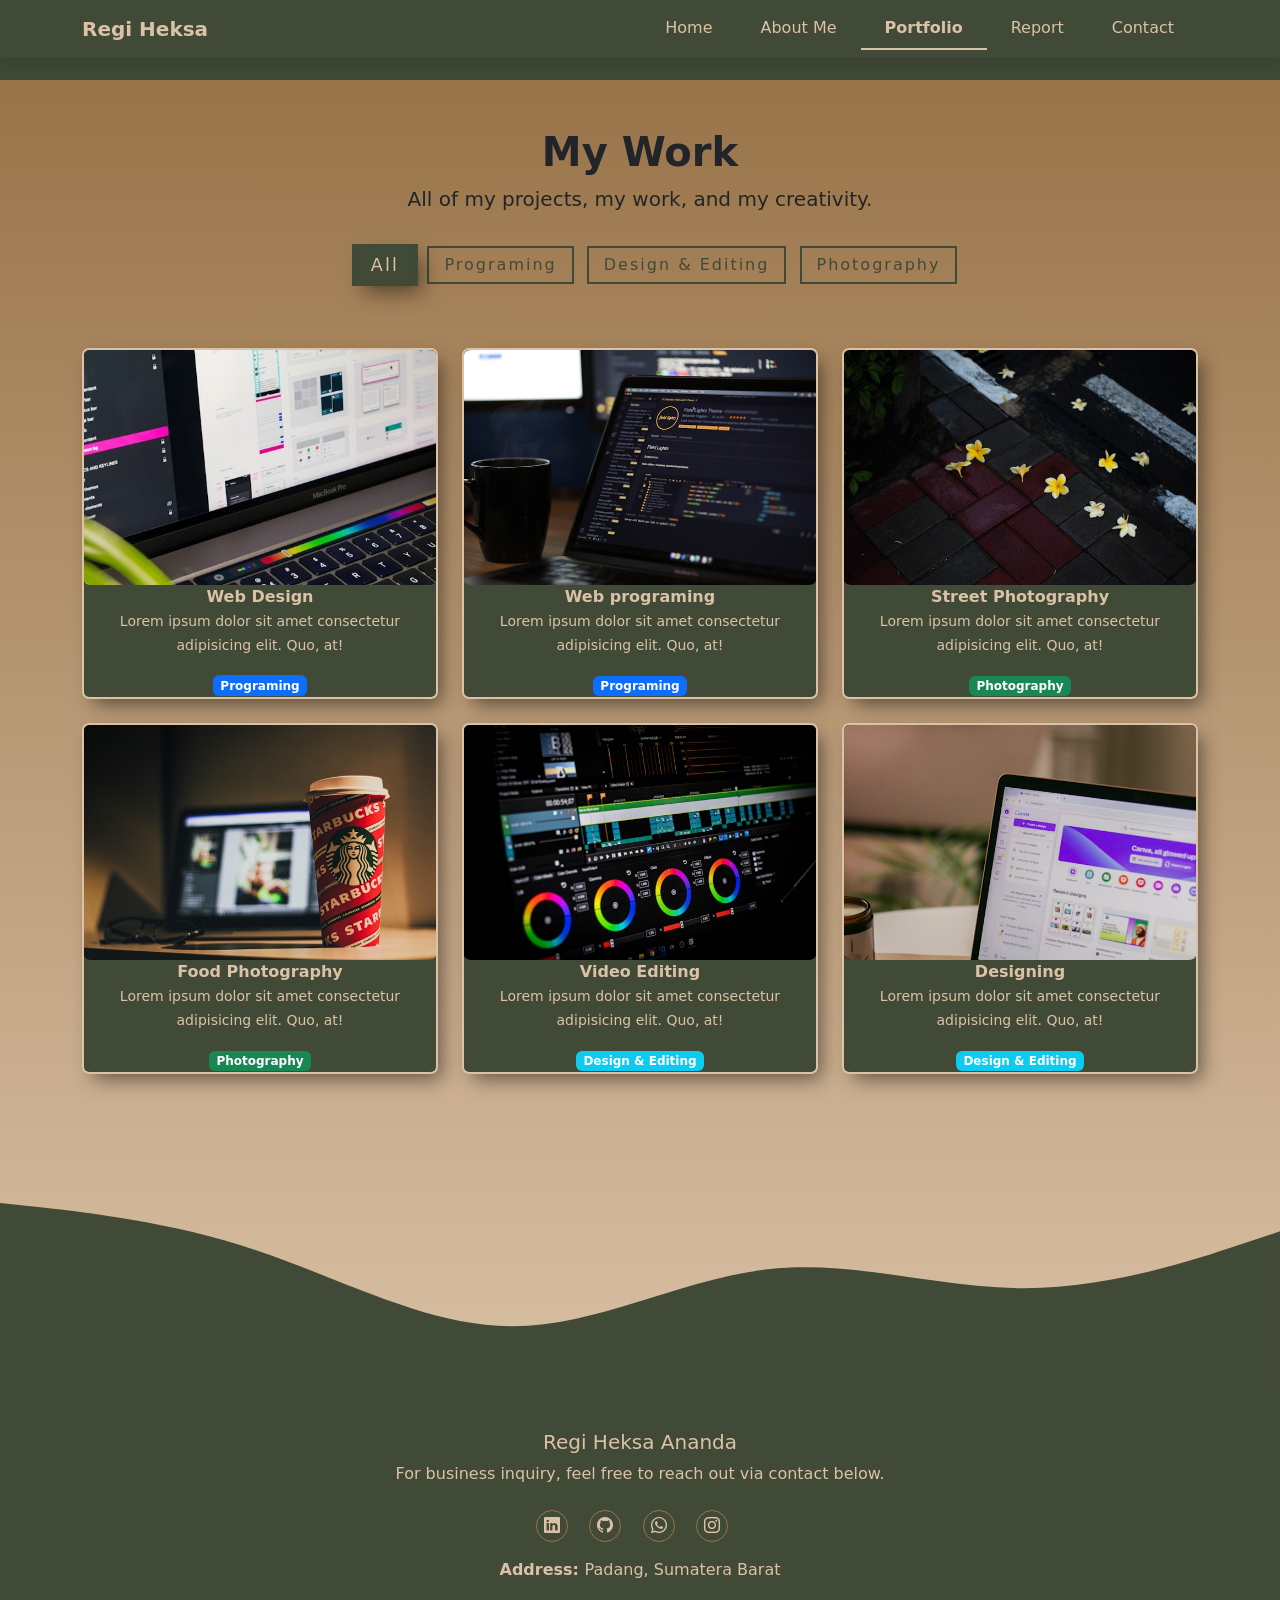
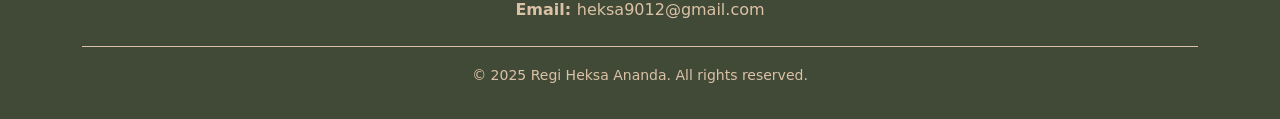
<file: portofolio.html>
<!DOCTYPE html>
<html lang="en">
  <head>
    <!-- Required meta tags -->
    <meta charset="utf-8" />
    <meta name="viewport" content="width=device-width, initial-scale=1" />

    <!-- Bootstrap CSS -->
    <link href="https://cdn.jsdelivr.net/npm/bootstrap@5.0.2/dist/css/bootstrap.min.css" rel="stylesheet" integrity="sha384-EVSTQN3/azprG1Anm3QDgpJLIm9Nao0Yz1ztcQTwFspd3yD65VohhpuuCOmLASjC" crossorigin="anonymous" />
    <link rel="stylesheet" href="https://cdn.jsdelivr.net/npm/bootstrap-icons@1.13.1/font/bootstrap-icons.min.css" />

    <!-- CSS -->
    <link rel="stylesheet" href="style.css" />

    <title>Portfolio Regi</title>
  </head>

  <body>
    <!-- Navbar -->
    <nav class="navbar fixed-top navbar-expand-lg navbar-dark bg-dark shadow">
      <div class="container">
        <a class="navbar-brand fw-bold" href="index.html">Regi Heksa</a>
        <button class="navbar-toggler" type="button" data-bs-toggle="collapse" data-bs-target="#navbarNav" aria-controls="navbarNav" aria-expanded="false" aria-label="Toggle navigation">
          <span class="navbar-toggler-icon"></span>
        </button>
        <div class="collapse navbar-collapse" id="navbarNav">
          <ul class="navbar-nav ms-auto">
            <li class="nav-item">
              <a class="nav-link px-lg-4" href="index.html">Home</a>
            </li>
            <li class="nav-item">
              <a class="nav-link px-lg-4" href="about.html">About Me</a>
            </li>
            <li class="nav-item">
              <a class="nav-link active px-lg-4" aria-current="page" href="#">Portfolio</a>
            </li>
            <li class="nav-item">
              <a class="nav-link px-lg-4" href="report.html">Report</a>
            </li>
            <li class="nav-item">
              <a class="nav-link px-lg-4" href="contact.html">Contact</a>
            </li>
          </ul>
        </div>
      </div>
    </nav>
    <!-- End Navbar -->

    <!-- Section Portfolio -->
    <section class="portofolio">
      <div class="container py-5 text-center">
        <h1 class="text-center fw-bold">My Work</h1>
        <p class="pb-3 fs-5">All of my projects, my work, and my creativity.</p>
        <div class="control pb-5">
          <ul>
            <li class="button active mx-1" data-filter="filter">All</li>
            <li class="button mx-1" data-filter="programing">Programing</li>
            <li class="button mx-1" data-filter="design">Design & Editing</li>
            <li class="button mx-1" data-filter="photography">Photography</li>
          </ul>
        </div>
        <div class="row">
          <div class="col-lg-4 pb-4">
            <div class="item">
              <div class="card-porto">
                <img src="img/carousel/coding1.jpg" class="card-img-top img-fluid filter programing" alt="" />
                <span class="search-icon"><i class="bi bi-search" data-bs-toggle="modal" data-bs-target="#portofoliomodal1"></i></span>
                <div class="card-body">
                  <p class="card-text">
                    <strong>Web Design</strong><br />
                    <small>Lorem ipsum dolor sit amet consectetur adipisicing elit. Quo, at!</small>
                  </p>
                  <span class="badge bg-primary">Programing</span>
                </div>
              </div>
            </div>
          </div>

          <div class="col-lg-4 pb-4">
            <div class="item">
              <div class="card-porto">
                <img src="img/carousel/coding2.jpg" class="card-img-top img-fluid filter programing" alt="" />
                <span class="search-icon"><i class="bi bi-search" data-bs-toggle="modal" data-bs-target="#portofoliomodal2"></i></span>
                <div class="card-body">
                  <p class="card-text">
                    <strong>Web programing</strong><br />
                    <small>Lorem ipsum dolor sit amet consectetur adipisicing elit. Quo, at!</small>
                  </p>
                  <span class="badge bg-primary">Programing</span>
                </div>
              </div>
            </div>
          </div>

          <div class="col-lg-4 pb-4">
            <div class="item">
              <div class="card-porto">
                <img src="img/carousel/photography1.jpg" class="card-img-top img-fluid filter photography" alt="" />
                <span class="search-icon"><i class="bi bi-search" data-bs-toggle="modal" data-bs-target="#portofoliomodal3"></i></span>
                <div class="card-body">
                  <p class="card-text">
                    <strong>Street Photography</strong><br />
                    <small>Lorem ipsum dolor sit amet consectetur adipisicing elit. Quo, at!</small>
                  </p>
                  <span class="badge bg-success">Photography</span>
                </div>
              </div>
            </div>
          </div>

          <div class="col-lg-4 pb-4">
            <div class="item">
              <div class="card-porto">
                <img src="img/carousel/photography2.jpg" class="card-img-top img-fluid filter photography" alt="" />
                <span class="search-icon"><i class="bi bi-search" data-bs-toggle="modal" data-bs-target="#portofoliomodal4"></i></span>
                <div class="card-body">
                  <p class="card-text">
                    <strong>Food Photography</strong><br />
                    <small>Lorem ipsum dolor sit amet consectetur adipisicing elit. Quo, at!</small>
                  </p>
                  <span class="badge bg-success">Photography</span>
                </div>
              </div>
            </div>
          </div>

          <div class="col-lg-4 pb-4">
            <div class="item">
              <div class="card-porto">
                <img src="img/carousel/editing1.jpg" class="card-img-top img-fluid filter design" alt="" />
                <span class="search-icon"><i class="bi bi-search" data-bs-toggle="modal" data-bs-target="#portofoliomodal5"></i></span>
                <div class="card-body">
                  <p class="card-text">
                    <strong>Video Editing</strong><br />
                    <small>Lorem ipsum dolor sit amet consectetur adipisicing elit. Quo, at!</small>
                  </p>
                  <span class="badge bg-info">Design & Editing</span>
                </div>
              </div>
            </div>
          </div>

          <div class="col-lg-4 pb-4">
            <div class="item">
              <div class="card-porto">
                <img src="img/carousel/editing2.jpg" class="card-img-top img-fluid filter design" alt="" />
                <span class="search-icon"><i class="bi bi-search" data-bs-toggle="modal" data-bs-target="#portofoliomodal6"></i></span>
                <div class="card-body">
                  <p class="card-text">
                    <strong>Designing</strong><br />
                    <small>Lorem ipsum dolor sit amet consectetur adipisicing elit. Quo, at!</small>
                  </p>
                  <span class="badge bg-info">Design & Editing</span>
                </div>
              </div>
            </div>
          </div>
        </div>
      </div>
      <svg xmlns="http://www.w3.org/2000/svg" viewBox="0 0 1440 320">
        <path
          fill="#414a37"
          fill-opacity="1"
          d="M0,64L48,69.3C96,75,192,85,288,117.3C384,149,480,203,576,202.7C672,203,768,149,864,138.7C960,128,1056,160,1152,160C1248,160,1344,128,1392,112L1440,96L1440,320L1392,320C1344,320,1248,320,1152,320C1056,320,960,320,864,320C768,320,672,320,576,320C480,320,384,320,288,320C192,320,96,320,48,320L0,320Z"
        ></path>
      </svg>
    </section>
    <!-- End of Section Portfolio -->

    <!-- Modal -->
    <div class="portofolio-modal modal fade mt-5" id="portofoliomodal1" aria-hidden="true" role="dialog">
      <div class="modal-dialog modal-md" role="document">
        <div class="modal-content text-center">
          <div class="modal-body text-center">
            <div class="container-fluid py-3">
              <div class="row justify-content-center">
                <div class="col-lg-12">
                  <div class="card-porto">
                    <img src="img/carousel/coding1.jpg" class="card-img-top img-fluid" alt="" />
                    <div class="card-body">
                      <p class="card-text">
                        <strong>Web Programing</strong><br />
                        <small>Lorem ipsum dolor sit amet consectetur adipisicing elit. Quo, at!</small>
                      </p>
                      <span class="badge bg-primary">Programing</span>
                    </div>
                  </div>
                </div>
              </div>
            </div>
          </div>
        </div>
      </div>
    </div>

    <div class="portofolio-modal modal fade mt-5" id="portofoliomodal3" aria-hidden="true" role="dialog">
      <div class="modal-dialog modal-md" role="document">
        <div class="modal-content text-center">
          <div class="modal-body text-center">
            <div class="container-fluid py-3">
              <div class="row justify-content-center">
                <div class="col-lg-12">
                  <div class="card-porto">
                    <img src="img/carousel/photography1.jpg" class="card-img-top img-fluid" alt="" />
                    <div class="card-body">
                      <p class="card-text">
                        <strong>Street Photography</strong><br />
                        <small>Lorem ipsum dolor sit amet consectetur adipisicing elit. Quo, at!</small>
                      </p>
                      <span class="badge bg-success">Photography</span>
                    </div>
                  </div>
                </div>
              </div>
            </div>
          </div>
        </div>
      </div>
    </div>

    <div class="portofolio-modal modal fade mt-5" id="portofoliomodal4" aria-hidden="true" role="dialog">
      <div class="modal-dialog modal-md" role="document">
        <div class="modal-content text-center">
          <div class="modal-body text-center">
            <div class="container-fluid py-3">
              <div class="row justify-content-center">
                <div class="col-lg-12">
                  <div class="card-porto">
                    <img src="img/carousel/photography2.jpg" class="card-img-top img-fluid" alt="" />
                    <div class="card-body">
                      <p class="card-text">
                        <strong>Food Photography</strong><br />
                        <small>Lorem ipsum dolor sit amet consectetur adipisicing elit. Quo, at!</small>
                      </p>
                      <span class="badge bg-success">Photography</span>
                    </div>
                  </div>
                </div>
              </div>
            </div>
          </div>
        </div>
      </div>
    </div>

    <div class="portofolio-modal modal fade mt-5" id="portofoliomodal5" aria-hidden="true" role="dialog">
      <div class="modal-dialog modal-md" role="document">
        <div class="modal-content text-center">
          <div class="modal-body text-center">
            <div class="container-fluid py-3">
              <div class="row justify-content-center">
                <div class="col-lg-12">
                  <div class="card-porto">
                    <img src="img/carousel/editing1.jpg" class="card-img-top img-fluid" alt="" />
                    <div class="card-body">
                      <p class="card-text">
                        <strong>Video Editing</strong><br />
                        <small>Lorem ipsum dolor sit amet consectetur adipisicing elit. Quo, at!</small>
                      </p>
                      <span class="badge bg-info">Design & Editing</span>
                    </div>
                  </div>
                </div>
              </div>
            </div>
          </div>
        </div>
      </div>
    </div>

    <div class="portofolio-modal modal fade mt-5" id="portofoliomodal6" aria-hidden="true" role="dialog">
      <div class="modal-dialog modal-md" role="document">
        <div class="modal-content text-center">
          <div class="modal-body text-center">
            <div class="container-fluid py-3">
              <div class="row justify-content-center">
                <div class="col-lg-12">
                  <div class="card-porto">
                    <img src="img/carousel/editing2.jpg" class="card-img-top img-fluid" alt="" />
                    <div class="card-body">
                      <p class="card-text">
                        <strong>Designing</strong><br />
                        <small>Lorem ipsum dolor sit amet consectetur adipisicing elit. Quo, at!</small>
                      </p>
                      <span class="badge bg-info">Design & Editing</span>
                    </div>
                  </div>
                </div>
              </div>
            </div>
          </div>
        </div>
      </div>
    </div>

    <div class="portofolio-modal modal fade mt-5" id="portofoliomodal2" aria-hidden="true" role="dialog">
      <div class="modal-dialog modal-md" role="document">
        <div class="modal-content text-center">
          <div class="modal-body text-center">
            <div class="container-fluid py-3">
              <div class="row justify-content-center">
                <div class="col-lg-12">
                  <div class="card-porto">
                    <img src="img/carousel/coding2.jpg" class="card-img-top img-fluid" alt="" />
                    <div class="card-body">
                      <p class="card-text">
                        <strong>Web Design</strong><br />
                        <small>Lorem ipsum dolor sit amet consectetur adipisicing elit. Quo, at!</small>
                      </p>
                      <span class="badge bg-primary">Programing</span>
                    </div>
                  </div>
                </div>
              </div>
            </div>
          </div>
        </div>
      </div>
    </div>
    <!-- End of Modal -->

    <script>
      // Fungsi utama filter
      document.addEventListener("DOMContentLoaded", function () {
        const buttons = document.querySelectorAll(".control ul li.button");
        const items = document.querySelectorAll(".row .col-lg-4"); // Target element: column yang berisi item

        buttons.forEach((button) => {
          button.addEventListener("click", function () {
            // 1. Kelola Kelas Aktif (Siblings)
            buttons.forEach((btn) => btn.classList.remove("active"));
            this.classList.add("active");

            const filterValue = this.getAttribute("data-filter");

            // 2. Logika Filtering
            items.forEach((item) => {
              // Cari img di dalam item
              const img = item.querySelector("img.filter");

              // Jika filterValue adalah 'All', tampilkan semua
              if (filterValue === "filter" || filterValue === "All") {
                // Catatan: Anda menggunakan 'filter' dan 'All' di HTML, saya asumsikan 'filter' adalah alias 'All'
                item.style.display = "block";
              }
              // Jika tidak 'All', periksa apakah item mengandung kelas filter
              else {
                if (img && img.classList.contains(filterValue)) {
                  // Tampilkan dengan transisi halus
                  item.style.display = "block";
                } else {
                  // Sembunyikan
                  item.style.display = "none";
                }
              }
            });
          });
        });
      });
    </script>

    <!-- Section Footer -->
    <footer class="footer pb-3 text-center" style="background-color: #414a37">
      <div class="container">
        <h5>Regi Heksa Ananda</h5>
        <p>For business inquiry, feel free to reach out via contact below.</p>
        <div class="social-icons-footer">
          <a href="https://www.linkedin.com/in/regi-heksa-462906320/"><i class="bi bi-linkedin"></i></a>
          <a href="https://github.com/Regi3051/"><i class="bi bi-github"></i></a>
          <a href="https://wa.me/+6281261265154"><i class="bi bi-whatsapp"></i></a>
          <a href="https://www.instagram.com/_kur00__/"><i class="bi bi-instagram"></i></a>
        </div>
        <p><span class="fw-bold">Address: </span>Padang, Sumatera Barat</p>
        <p class="email pb-4"><span class="fw-bold">Email: </span>heksa9012@gmail.com</p>
        <p><small>© 2025 Regi Heksa Ananda. All rights reserved.</small></p>
      </div>
    </footer>
    <!-- End of Section Footer -->

    <script src="https://cdn.jsdelivr.net/npm/bootstrap@5.0.2/dist/js/bootstrap.bundle.min.js" integrity="sha384-MrcW6ZMFYlzcLA8Nl+NtUVF0sA7MsXsP1UyJoMp4YLEuNSfAP+JcXn/tWtIaxVXM" crossorigin="anonymous"></script>
    <script src="admin_session.js"></script>
  </body>
</html>
</file>
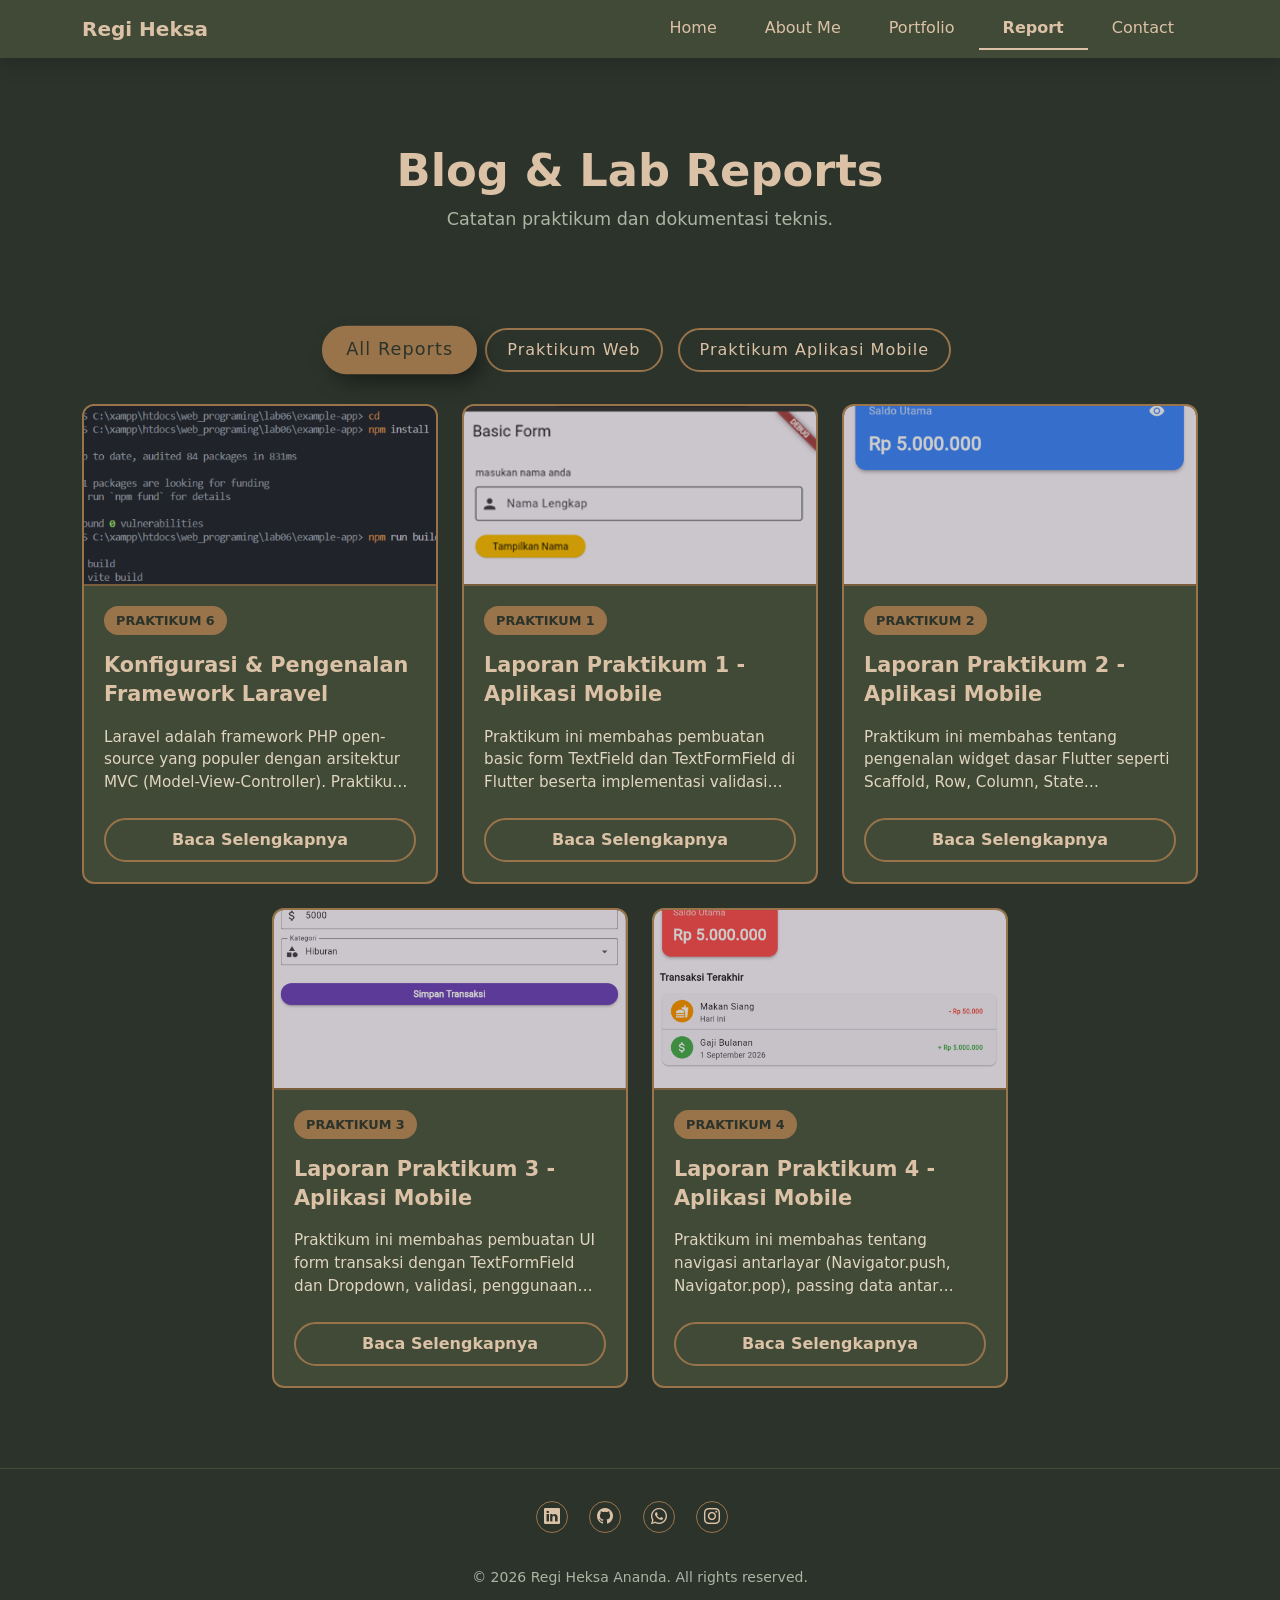
<file: report.html>
<!DOCTYPE html>
<html lang="en">
  <head>
    <!-- Required meta tags -->
    <meta charset="utf-8" />
    <meta name="viewport" content="width=device-width, initial-scale=1" />

    <!-- Bootstrap CSS -->
    <link href="https://cdn.jsdelivr.net/npm/bootstrap@5.0.2/dist/css/bootstrap.min.css" rel="stylesheet" integrity="sha384-EVSTQN3/azprG1Anm3QDgpJLIm9Nao0Yz1ztcQTwFspd3yD65VohhpuuCOmLASjC" crossorigin="anonymous" />
    <link rel="stylesheet" href="https://cdn.jsdelivr.net/npm/bootstrap-icons@1.13.1/font/bootstrap-icons.min.css" />

    <!-- CSS -->
    <link rel="stylesheet" href="style.css" />
    <style>
      body {
        background-color: #2b332b; 
        color: #dbc2a6;
      }
      .report-header {
        margin-top: 4rem;
        background-color: #2b332b; 
        color: #dbc2a6;
        padding: 5rem 0 3rem 0;
        text-align: center;
      }
      .report-header h2 {
        font-weight: bold;
        font-size: 2.8rem;
      }
      .report-header p {
        color: #aeb4a2;
        font-size: 1.1rem;
      }
      .report-section {
        background-color: #2b332b;
        padding: 2rem 0 5rem 0;
        min-height: 50vh;
      }
      .report-card {
        background-color: #414a37; 
        border: 2px solid #99744a;
        border-radius: 12px;
        overflow: hidden;
        height: 100%;
        transition: 0.3s;
        display: flex;
        flex-direction: column;
      }
      .report-card:hover {
        transform: translateY(-5px);
        box-shadow: 0 10px 25px rgba(0,0,0,0.3);
      }
      .card-img-top {
        height: 180px;
        object-fit: cover;
        border-bottom: 2px solid #99744a;
        filter: brightness(0.8);
      }
      .card-body-custom {
        padding: 20px;
        display: flex;
        flex-direction: column;
        flex-grow: 1;
      }
      .badge-pertemuan {
        background-color: #99744a;
        color: #2b332b;
        padding: 5px 12px;
        border-radius: 20px;
        font-weight: bold;
        font-size: 0.8rem;
        text-transform: uppercase;
      }
      .report-date {
        color: #aeb4a2;
        font-size: 0.85rem;
      }
      .report-title {
        color: #dbc2a6;
        font-weight: bold;
        margin-top: 1rem;
        font-size: 1.3rem;
        line-height: 1.4;
      }
      .report-desc {
        color: #e0d5c1;
        font-size: 0.95rem;
        margin-top: 0.5rem;
        margin-bottom: 1.5rem;
        display: -webkit-box;
        -webkit-line-clamp: 3;
        line-clamp: 3;
        -webkit-box-orient: vertical;
        overflow: hidden;
      }
      .btn-report {
        background-color: transparent;
        color: #dbc2a6;
        font-weight: bold;
        border: 2px solid #99744a;
        width: 100%;
        padding: 8px;
        border-radius: 25px;
        transition: 0.3s;
        text-decoration: none;
        display: block;
        text-align: center;
        margin-top: auto;
      }
      .btn-report:hover {
        background-color: #99744a;
        color: #2b332b;
      }
      
      /* Control Filter styling */
      .control ul {
        padding: 0;
        margin-bottom: 2rem;
      }
      .control ul li {
        list-style: none;
        background-color: transparent;
        padding: 8px 20px;
        color: #dbc2a6;
        border: 2px solid #99744a;
        border-radius: 25px;
        display: inline-block;
        cursor: pointer;
        letter-spacing: 1px;
        transition: 0.3s;
        margin: 0 5px;
        font-weight: 500;
      }
      .control ul li.active, .control ul li:hover {
        background-color: #99744a;
        color: #2b332b;
      }
    </style>
    <title>Report - Portfolio Regi</title>
  </head>

  <body>
    <!-- Navbar -->
    <nav class="navbar fixed-top navbar-expand-lg navbar-dark bg-dark shadow">
      <div class="container">
        <a class="navbar-brand fw-bold" href="index.html">Regi Heksa</a>
        <button class="navbar-toggler" type="button" data-bs-toggle="collapse" data-bs-target="#navbarNav" aria-controls="navbarNav" aria-expanded="false" aria-label="Toggle navigation">
          <span class="navbar-toggler-icon"></span>
        </button>
        <div class="collapse navbar-collapse" id="navbarNav">
          <ul class="navbar-nav ms-auto">
            <li class="nav-item">
              <a class="nav-link px-lg-4" href="index.html">Home</a>
            </li>
            <li class="nav-item">
              <a class="nav-link px-lg-4" href="about.html">About Me</a>
            </li>
            <li class="nav-item">
              <a class="nav-link px-lg-4" href="portofolio.html">Portfolio</a>
            </li>
            <li class="nav-item">
              <a class="nav-link active px-lg-4" aria-current="page" href="report.html">Report</a>
            </li>
            <li class="nav-item">
              <a class="nav-link px-lg-4" href="contact.html">Contact</a>
            </li>
          </ul>
        </div>
      </div>
    </nav>
    <!-- End Navbar -->

    <!-- Header Report -->
    <section class="report-header">
      <div class="container">
        <h2>Blog & Lab Reports</h2>
        <p>Catatan praktikum dan dokumentasi teknis.</p>
      </div>
    </section>

    <!-- Cards Section -->
    <section class="report-section">
      <div class="container">
        
        <!-- Filter Control -->
        <div class="text-center control">
          <ul>
            <li class="active" data-filter="all">All Reports</li>
            <li data-filter="web">Praktikum Web</li>
            <li data-filter="appmob">Praktikum Aplikasi Mobile</li>
          </ul>
        </div>

        <div class="row g-4 justify-content-center">
          <!-- Card 1 -->
          <div class="col-lg-4 col-md-6 filter-item web">
            <div class="report-card">
              <img src="img/imglaprak/laprak_6/04.png" class="card-img-top" alt="Terminal Laravel">
              <div class="card-body-custom">
                <div class="d-flex justify-content-between align-items-center">
                  <span class="badge-pertemuan">Praktikum 6</span>
                </div>
                <h4 class="report-title">Konfigurasi & Pengenalan Framework Laravel</h4>
                <p class="report-desc">Laravel adalah framework PHP open-source yang populer dengan arsitektur MVC (Model-View-Controller). Praktikum ini membahas instalasi tools, pembuatan proyek baru, hingga menjalankan server lokal menggunakan Laravel.</p>
                <a href="laporan_6.html" class="btn-report">Baca Selengkapnya</a>
              </div>
            </div>
          </div>

          <!-- Card 2 -->
          <div class="col-lg-4 col-md-6 filter-item appmob">
            <div class="report-card">
              <img src="img/imglaprak/laprak_AppMob_1/a.1-output.png" class="card-img-top" alt="Output Basic Form">
              <div class="card-body-custom">
                <div class="d-flex justify-content-between align-items-center">
                  <span class="badge-pertemuan">Praktikum 1</span>
                </div>
                <h4 class="report-title">Laporan Praktikum 1 - Aplikasi Mobile</h4>
                <p class="report-desc">Praktikum ini membahas pembuatan basic form TextField dan TextFormField di Flutter beserta implementasi validasi form.</p>
                <a href="Laprak_AppMob-1.html" class="btn-report">Baca Selengkapnya</a>
              </div>
            </div>
          </div>

          <!-- Card 3 -->
          <div class="col-lg-4 col-md-6 filter-item appmob">
            <div class="report-card">
              <img src="img/imglaprak/laprak_AppMob_2/widget/6-Widget-OutputShowSaldo.png" class="card-img-top" alt="Output Aplikasi Mobile 2">
              <div class="card-body-custom">
                <div class="d-flex justify-content-between align-items-center">
                  <span class="badge-pertemuan">Praktikum 2</span>
                </div>
                <h4 class="report-title">Laporan Praktikum 2 - Aplikasi Mobile</h4>
                <p class="report-desc">Praktikum ini membahas tentang pengenalan widget dasar Flutter seperti Scaffold, Row, Column, State Management dasar, dan Layouting dengan SingleChildScrollView.</p>
                <a href="Laprak_AppMob-2.html" class="btn-report">Baca Selengkapnya</a>
              </div>
            </div>
          </div>

          <!-- Card 4 -->
          <div class="col-lg-4 col-md-6 filter-item appmob">
            <div class="report-card">
              <img src="img/imglaprak/laprak_AppMob_3/9-OutputPraktikum.png" class="card-img-top" alt="Output Praktikum 3">
              <div class="card-body-custom">
                <div class="d-flex justify-content-between align-items-center">
                  <span class="badge-pertemuan">Praktikum 3</span>
                </div>
                <h4 class="report-title">Laporan Praktikum 3 - Aplikasi Mobile</h4>
                <p class="report-desc">Praktikum ini membahas pembuatan UI form transaksi dengan TextFormField dan Dropdown, validasi, penggunaan DatePicker, serta pengaturan State Management untuk menangkap input.</p>
                <a href="Laprak_AppMob-3.html" class="btn-report">Baca Selengkapnya</a>
              </div>
            </div>
          </div>

          <!-- Card 5 -->
          <div class="col-lg-4 col-md-6 filter-item appmob">
            <div class="report-card">
              <img src="img/imglaprak/laprak_AppMob_4/OutputPraktikum-1.png" class="card-img-top" alt="Output Praktikum 4">
              <div class="card-body-custom">
                <div class="d-flex justify-content-between align-items-center">
                  <span class="badge-pertemuan">Praktikum 4</span>
                </div>
                <h4 class="report-title">Laporan Praktikum 4 - Aplikasi Mobile</h4>
                <p class="report-desc">Praktikum ini membahas tentang navigasi antarlayar (Navigator.push, Navigator.pop), passing data antar halaman, dan integrasi DatePicker pada form input.</p>
                <a href="Laprak_AppMob-4.html" class="btn-report">Baca Selengkapnya</a>
              </div>
            </div>
          </div>

        </div>
      </div>
    </section>

    <!-- Section Footer -->
    <footer class="footer pb-3 text-center" style="background-color: #2b332b; border-top: 1px solid #414a37;">
      <div class="container pt-4">
        <div class="social-icons-footer mb-3">
          <a href="https://www.linkedin.com/in/regi-heksa-462906320/"><i class="bi bi-linkedin" style="color: #dbc2a6;"></i></a>
          <a href="https://github.com/Regi3051/"><i class="bi bi-github" style="color: #dbc2a6;"></i></a>
          <a href="https://wa.me/+6281261265154"><i class="bi bi-whatsapp" style="color: #dbc2a6;"></i></a>
          <a href="https://www.instagram.com/_kur00__/"><i class="bi bi-instagram" style="color: #dbc2a6;"></i></a>
        </div>
        <p style="color: #aeb4a2;"><small>© 2026 Regi Heksa Ananda. All rights reserved.</small></p>
      </div>
    </footer>
    <!-- End of Section Footer -->

    <script src="https://cdn.jsdelivr.net/npm/bootstrap@5.0.2/dist/js/bootstrap.bundle.min.js" integrity="sha384-MrcW6ZMFYlzcLA8Nl+NtUVF0sA7MsXsP1UyJoMp4YLEuNSfAP+JcXn/tWtIaxVXM" crossorigin="anonymous"></script>
    <script>
      document.addEventListener("DOMContentLoaded", function() {
        // Dynamic fetch of newly added reports from API
        fetch('/api/get_reports.php')
          .then(res => res.json())
          .then(result => {
            if (result.success && Array.isArray(result.data)) {
              const row = document.querySelector('.report-section .row');
              const existingUrls = Array.from(document.querySelectorAll('.btn-report')).map(a => a.getAttribute('href'));
              
              result.data.forEach(r => {
                const targetUrl = r.custom_link ? r.custom_link : ('/report_detail.php?slug=' + encodeURIComponent(r.slug));
                if (!existingUrls.includes(targetUrl) && !existingUrls.includes('/' + targetUrl) && !existingUrls.includes(r.custom_link)) {
                  const catClass = (r.category || '').toLowerCase().replace(/[^a-z0-9]+/g, '');
                  const cover = r.cover_image ? (r.cover_image.startsWith('/') ? r.cover_image : '/' + r.cover_image) : '/img/carousel/coding1.jpg';
                  
                  const col = document.createElement('div');
                  col.className = 'col-lg-4 col-md-6 filter-item ' + catClass;
                  col.innerHTML = `
                    <div class="report-card">
                      <img src="${cover}" class="card-img-top" alt="${r.title}">
                      <div class="card-body-custom">
                        <div class="d-flex justify-content-between align-items-center">
                          <span class="badge-pertemuan">${r.week_tag || 'Praktikum'}</span>
                        </div>
                        <h4 class="report-title">${r.title}</h4>
                        <p class="report-desc">${r.description || ''}</p>
                        <a href="${targetUrl}" class="btn-report">Baca Selengkapnya</a>
                      </div>
                    </div>
                  `;
                  row.prepend(col);
                }
              });
            }
          })
          .catch(() => {});

        const filterButtons = document.querySelectorAll('.control ul li');
        const filterItems = document.querySelectorAll('.filter-item');

        filterButtons.forEach(button => {
          button.addEventListener('click', () => {
            // Remove active class from all buttons
            filterButtons.forEach(btn => btn.classList.remove('active'));
            // Add active class to clicked button
            button.classList.add('active');

            const filterValue = button.getAttribute('data-filter');

            document.querySelectorAll('.filter-item').forEach(item => {
              if (filterValue === 'all' || item.classList.contains(filterValue)) {
                item.style.display = 'block';
              } else {
                item.style.display = 'none';
              }
            });
          });
        });
      });
    </script>
    <script src="admin_session.js"></script>
  </body>
</html>
</file>
<file: style.css>
/* Warna WEB
Cream: #dbc2a6;
Coklat: #99744a;
Hijau Gelap: #414a37;
 */

.nav-link.active {
  font-weight: bold;
}

.navbar {
  background-color: #414a37 !important;
}

.navbar a {
  color: #dbc2a6 !important;
  transition: 0.3s;
}

.nav-item a:hover {
  color: #99744a !important;
}

.navbar-brand {
  transition: 0.3s ease;
}

.navbar-brand:hover {
  color: #99744a !important;
  transform: scale(1.1);
  text-shadow: 0 0 15px #99744a;
}

.nav-link.active {
  color: #dbc2a6 !important;
  border-bottom: 3px solid transparent;
  border-bottom: 2px solid #dbc2a6;
}

.hero {
  padding-top: 10rem;
  background: linear-gradient(#99744a, #dbc2a6);
}

.hero h3 {
  font-size: 4rem;
  font-weight: 500;
}

.hero h6 {
  font-size: 1.4rem;
  text-transform: uppercase;
  line-height: 1;
  border-bottom: 3px solid #414a37;
}

.hero .bt1 {
  height: 55px;
  width: 138px;
  background-color: #414a37;
  color: #dbc2a6;
  outline: none;
  border: 1px solid #414a37;
  font-weight: bold;
  transition: 0.5s;
  border-radius: 5px;
}

.hero .bt1:hover {
  color: #99744a;
  transform: scale(1.1);
  box-shadow: 0 0 15px #414a37;
}

.hero .bt2 {
  height: 55px;
  width: 138px;
  background-color: transparent;
  color: #414a37;
  outline: none;
  border: 3px solid #414a37;
  font-weight: bold;
  transition: 0.5s;
  border-radius: 5px;
}

.hero .bt2:hover {
  background-color: #414a37;
  color: #99744a;
  transform: scale(1.1);
  box-shadow: 0 0 15px #414a37;
}

.hero img {
  box-shadow: 7px 9px 19px -4px rgba(0, 0, 0, 0.51);
  -webkit-box-shadow: 7px 9px 19px -4px rgba(0, 0, 0, 0.51);
  -moz-box-shadow: 7px 9px 19px -4px rgba(0, 0, 0, 0.51);
  transition: 0.5s;
}

.bingkai {
  border-radius: 5%;
  border: 5px solid #414a37;
}

.social-icons a {
  display: inline-flex;
  justify-content: center;
  align-items: center;
  width: 4rem;
  height: 4rem;
  background-color: transparent;
  border: 0.2rem solid #414a37;
  font-size: 2rem;
  border-radius: 50%;
  margin: 2rem 1.5rem 2rem 0;
  transition: 0.3s ease;
  color: #414a37;
}

.social-icons a:hover {
  color: #dbc2a6;
  transform: scale(1.3) translateY(-5px);
  background-color: #414a37;
  box-shadow: 0 0 25px #99744a;
}

#service {
  background-color: #414a37;
}

.services {
  color: #dbc2a6;
}

.card {
  background-color: #dbc2a6;
  border: none;
  outline: none;
  box-shadow: 7px 9px 19px -4px rgba(0, 0, 0, 0.51);
  -webkit-box-shadow: 7px 9px 19px -4px rgba(0, 0, 0, 0.51);
  -moz-box-shadow: 7px 9px 19px -4px rgba(0, 0, 0, 0.51);
  transition: 0.5s;
}

/* .card:hover{
    transform: scale(1.1);
} */

.card p {
  color: black;
}

.circle {
  height: 70px;
  width: 70px;
  background-color: #99744a;
  color: #414a37;
  padding: 12px;
  font-size: 30px;
  border-radius: 50%;
  display: inline-block;
  margin-bottom: 20px;
  transition: 0.5s;
}

.card:hover .circle {
  background-color: #414a37;
  color: #dbc2a6;
  transform: scale(1.1);
}

#galery {
  background: linear-gradient(#99744a, #dbc2a6);
}

.footer h5 {
  color: #dbc2a6;
}

.footer p {
  color: #dbc2a6;
}

.social-icons-footer a {
  display: inline-flex;
  justify-content: center;
  align-items: center;
  width: 2rem;
  height: 2rem;
  background-color: transparent;
  border: 0.1rem solid #99744a;
  font-size: 1rem;
  border-radius: 50%;
  margin: 0.5rem 1rem 1rem 0;
  transition: 0.3s ease;
  color: #dbc2a6;
}

.social-icons-footer a:hover {
  color: #dbc2a6;
  transform: scale(1.3) translateY(-5px);
  background-color: #414a37;
  box-shadow: 0 0 25px #99744a;
}

.footer .email {
  border-bottom: 1px solid #dbc2a6;
}

body {
  background-color: #414a37;
}

.about {
  margin-top: 5rem;
  background: linear-gradient(#99744a, #dbc2a6);
}

.about img {
  border-radius: 5%;
  border: 10px solid #414a37;
  box-shadow: 7px 9px 19px -4px rgba(0, 0, 0, 0.51);
  -webkit-box-shadow: 7px 9px 19px -4px rgba(0, 0, 0, 0.51);
  -moz-box-shadow: 7px 9px 19px -4px rgba(0, 0, 0, 0.51);
  transition: 0.5s;
}

.about p {
  text-align: justify;
}

.about .accordion-item {
  background-color: #99744a;
  border: 2px solid #414a37;
  box-shadow: 7px 9px 19px -4px rgba(0, 0, 0, 0.51);
  -webkit-box-shadow: 7px 9px 19px -4px rgba(0, 0, 0, 0.51);
  -moz-box-shadow: 7px 9px 19px -4px rgba(0, 0, 0, 0.51);
  transition: 0.5s;
}

.about .accordion-button {
  background-color: #dbc2a6;
  border: 1px solid #414a37;
  box-shadow: 7px 9px 19px -4px rgba(0, 0, 0, 0.51);
  -webkit-box-shadow: 7px 9px 19px -4px rgba(0, 0, 0, 0.51);
  -moz-box-shadow: 7px 9px 19px -4px rgba(0, 0, 0, 0.51);
  transition: 0.5s;
}

.portofolio {
  margin-top: 5rem;
  background: linear-gradient(#99744a, #dbc2a6);
}

.control ul li {
  list-style: none;
  background-color: transparent;
  padding: 5px 15px;
  color: #414a37;
  border: 2px solid #414a37;
  display: inline-block;
  cursor: pointer;
  letter-spacing: 2px;
  transition: 0.5s;
}

.control ul li:hover {
  background-color: #414a37;
  color: #dbc2a6;
  transform: scale(1.1);
  box-shadow: 7px 9px 19px -4px rgba(0, 0, 0, 0.51);
  -webkit-box-shadow: 7px 9px 19px -4px rgba(0, 0, 0, 0.51);
  -moz-box-shadow: 7px 9px 19px -4px rgba(0, 0, 0, 0.51);
  transition: 0.5s;
}

.control ul .active {
  background-color: #414a37;
  color: #dbc2a6;
  transform: scale(1.1);
  box-shadow: 7px 9px 19px -4px rgba(0, 0, 0, 0.51);
  -webkit-box-shadow: 7px 9px 19px -4px rgba(0, 0, 0, 0.51);
  -moz-box-shadow: 7px 9px 19px -4px rgba(0, 0, 0, 0.51);
  transition: 0.5s;
}

.card-porto {
  background-color: #414a37;
  border: 2px solid #dbc2a6;
  border-radius: 2%;
  outline: none;
  box-shadow: 7px 9px 19px -4px rgba(0, 0, 0, 0.51);
  -webkit-box-shadow: 7px 9px 19px -4px rgba(0, 0, 0, 0.51);
  -moz-box-shadow: 7px 9px 19px -4px rgba(0, 0, 0, 0.51);
  transition: 0.5s;
}

.card-porto img {
  border-radius: 2%;
}

.card-porto p {
  color: #dbc2a6;
}

.portofolio .item {
  position: relative;
  transition: 0.5s;
}

.portofolio .item:hover {
  transform: scale(1.01);
  box-shadow: 7px 9px 19px -4px rgba(0, 0, 0, 0.51);
  -webkit-box-shadow: 7px 9px 19px -4px rgba(0, 0, 0, 0.51);
  -moz-box-shadow: 7px 9px 19px -4px rgba(0, 0, 0, 0.51);
}

.portofolio .item .search-icon {
  position: absolute;
  top: 40%;
  left: 45%;
  font-size: 40px;
  color: #99744a;
  cursor: pointer;
  opacity: 0;
  transition: 0.5s;
}

.portofolio .item:hover .search-icon {
  opacity: 1;
}

.portofolio .item:before {
  content: "";
  left: 0;
  top: 0;
  height: 100%;
  width: 100%;
  background-color: #99744a63;
  opacity: 0;
  position: absolute;
  transition: 0.5s;
}

.portofolio .item:hover:before {
  opacity: 1;
}

.contact {
  margin-top: 5rem;
  background: linear-gradient(#99744a, #dbc2a6);
}

.contact-section {
  margin-top: 3rem;
  background: linear-gradient(#99744a, #dbc2a6);
  min-height: 100vh;
  display: flex;
  align-items: center;
}

.contact-card {
  background-color: #dbc2a6; 
  border-radius: 15px;
  box-shadow: 0 10px 30px rgba(65, 74, 55, 0.4); 
  overflow: hidden;
  border: 2px solid #414a37;
}

.form-label {
  font-weight: bold;
  color: #414a37; /* Hijau Gelap */
}

.form-control,
.form-select {
  border: 1px solid #414a37;
  background-color: #dbc2a6;
  color: #414a37;
}

.form-control:focus,
.form-select:focus {
  border-color: #414a37;
  box-shadow: 0 0 0 0.25rem rgba(153, 116, 74, 0.25);
}

.btn-send {
  background-color: #414a37;
  color: #dbc2a6;
  border: none;
  font-weight: bold;
  transition: 0.3s;
  width: 100%;
  padding: 10px;
}

.btn-send:hover {
  background-color: #99744a;
  color: #fff;
  transform: scale(1.02);
}

.contact-info-title {
  color: #414a37;
  font-weight: bold;
  margin-bottom: 1rem;
}

.info-item {
  margin-bottom: 1.5rem;
  color: #5a5a5a;
}

.info-item i {
  color: #99744a;
  font-size: 1.2rem;
  margin-right: 10px;
}

.info-item a {
  text-decoration: none;
  color: #414a37;
  font-weight: 600;
  transition: 0.3s;
}

.info-item a:hover {
  color: #99744a;
}

/* Map Container */
.map-container iframe {
  width: 100%;
  height: 200px;
  border-radius: 10px;
  border: 2px solid #99744a;
}

.social-icons-contact a {
  display: inline-flex;
  justify-content: center;
  align-items: center;
  width: 2rem;
  height: 2rem;
  background-color: transparent;
  border: 0.1rem solid #99744a;
  font-size: 1rem;
  border-radius: 50%;
  margin: 0.5rem 1rem 1rem 0;
  transition: 0.3s ease;
  color: #99744a;
}

.social-icons-contact a:hover {
  color: #dbc2a6;
  transform: scale(1.3) translateY(-5px);
  background-color: #414a37;
  box-shadow: 0 0 25px #99744a;
}
</file>
